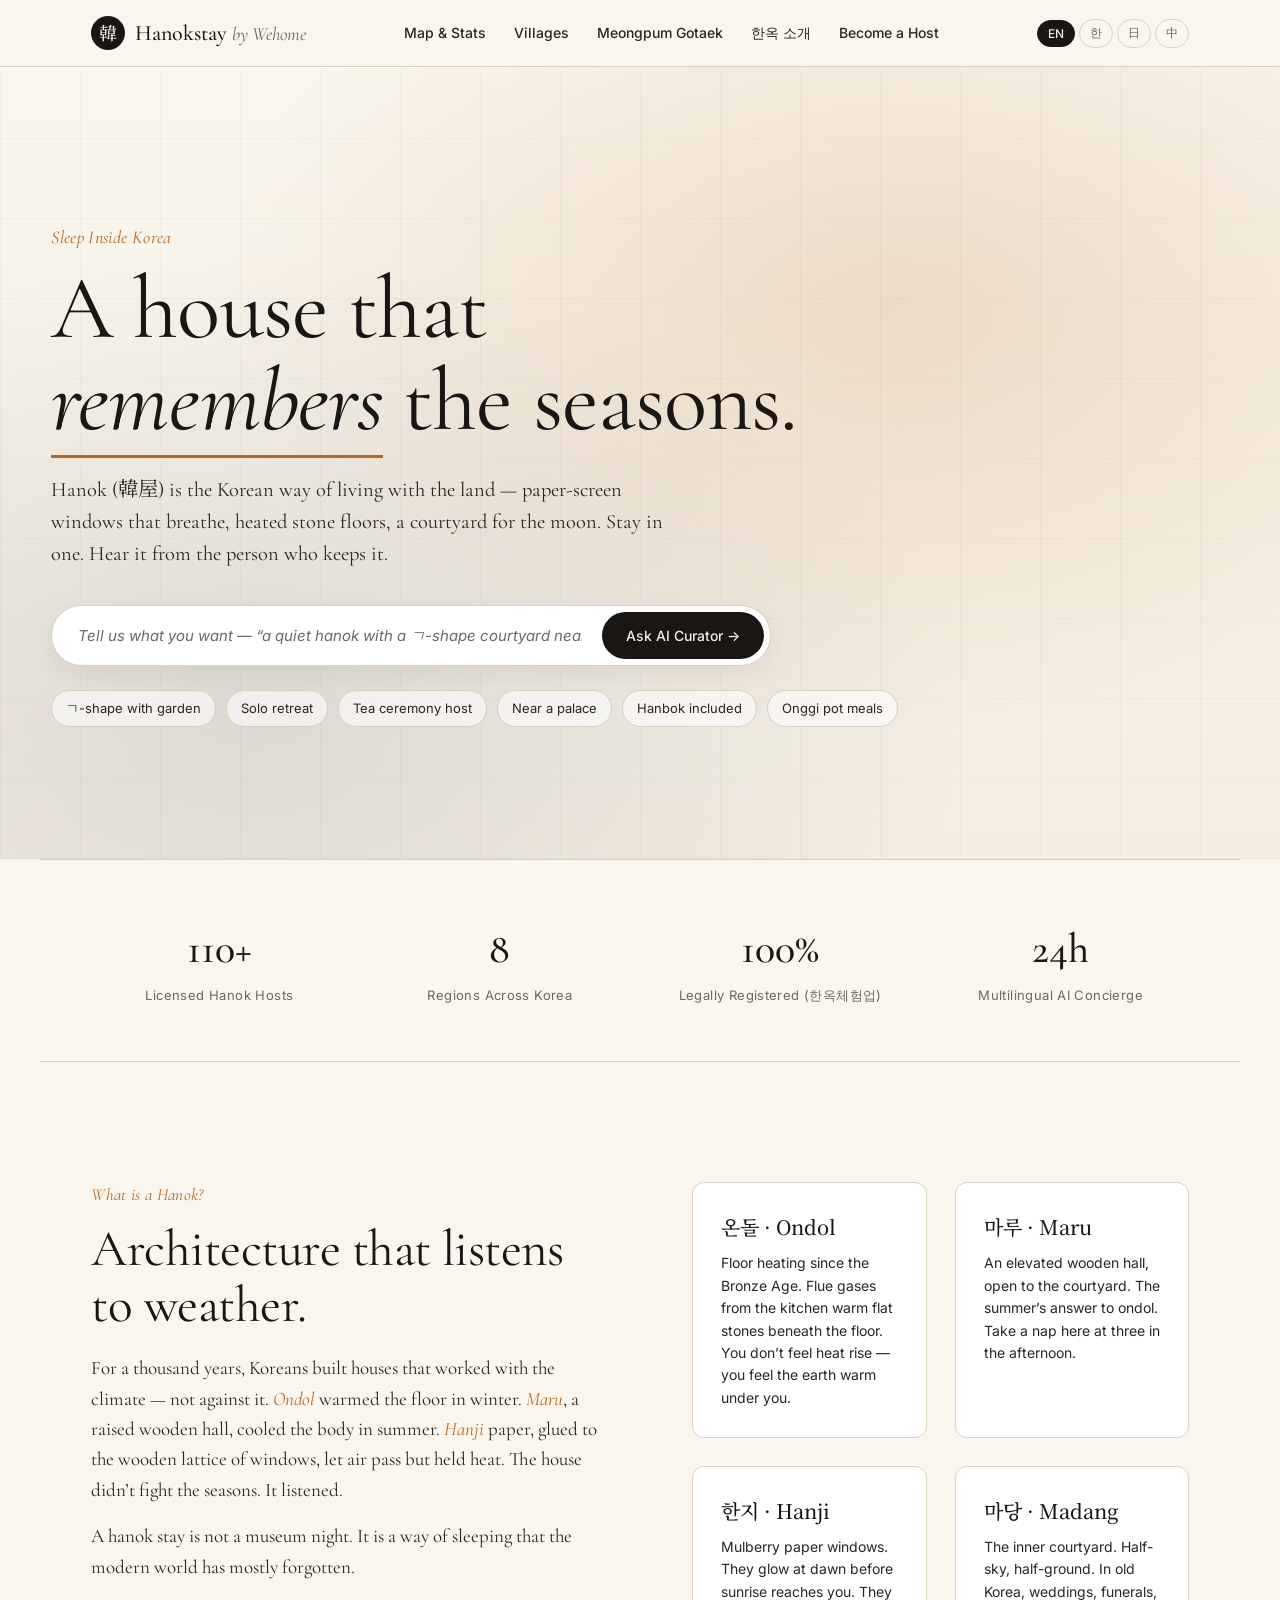
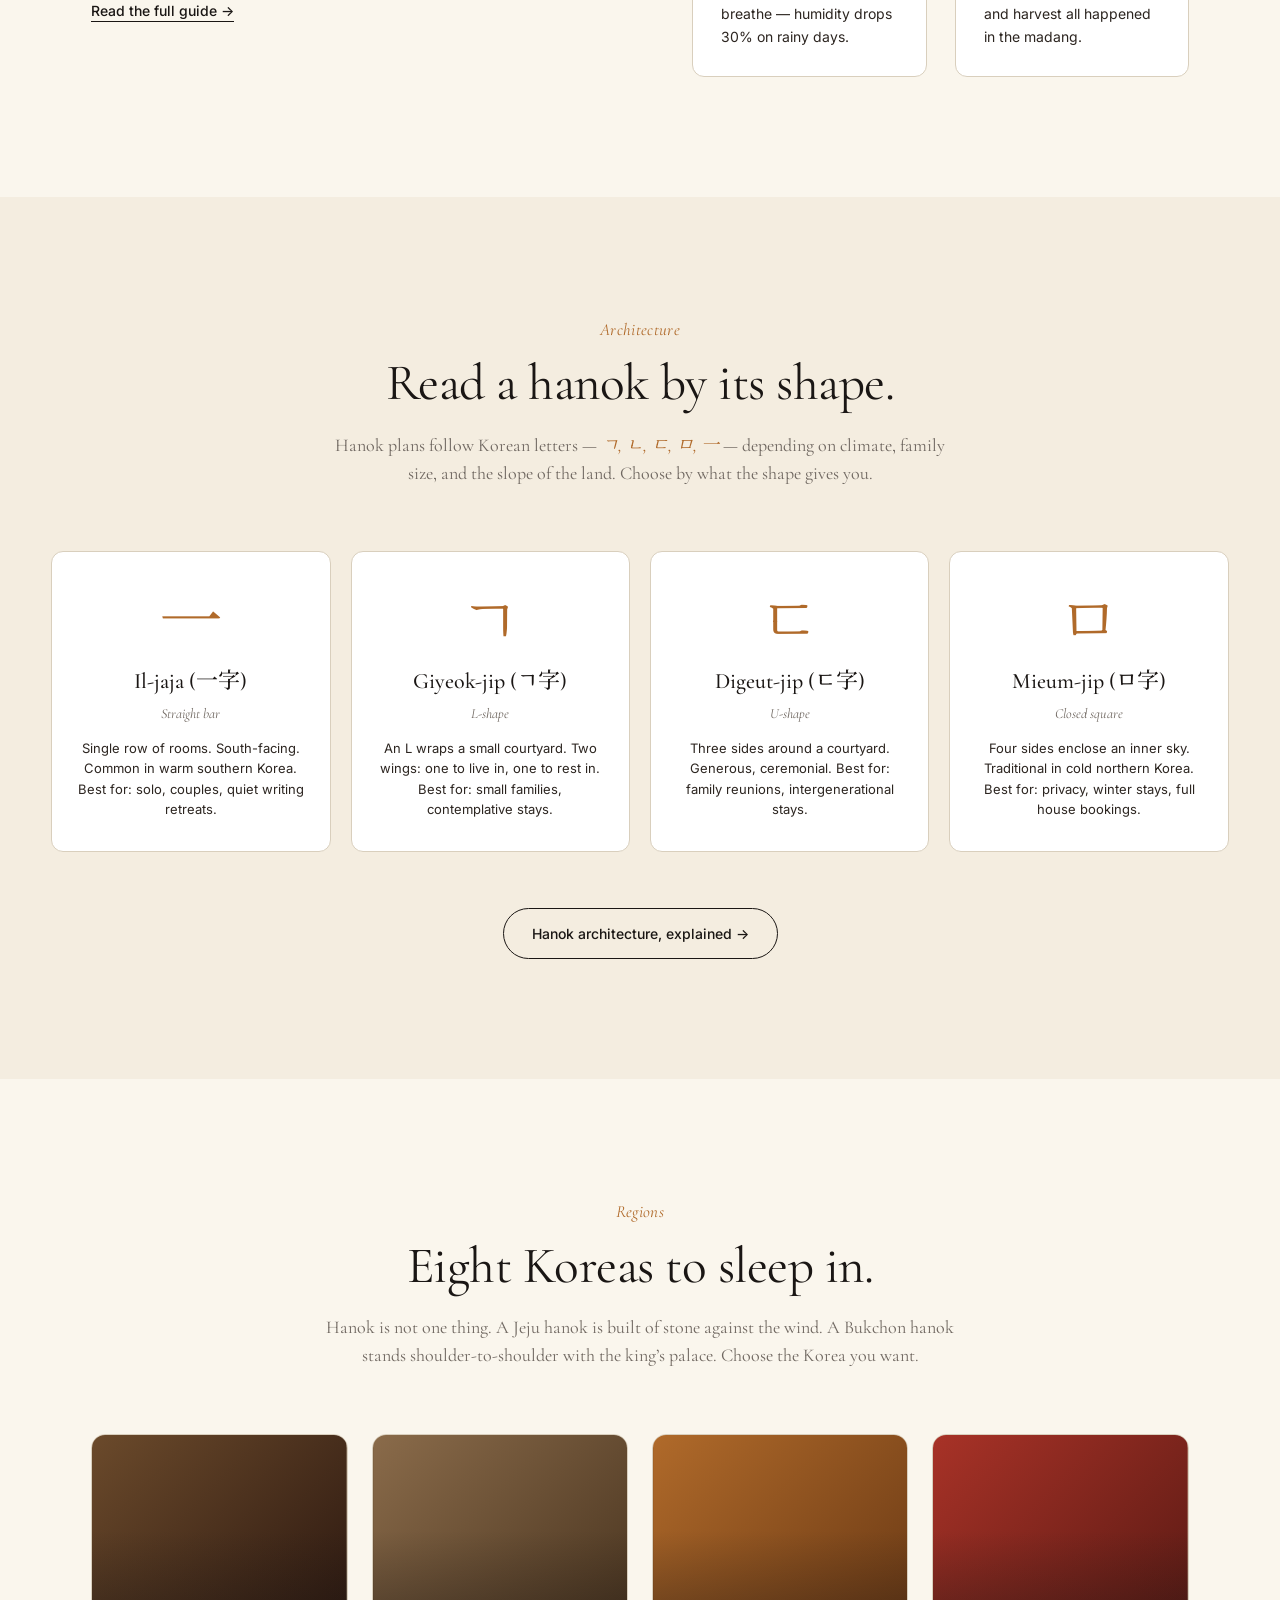
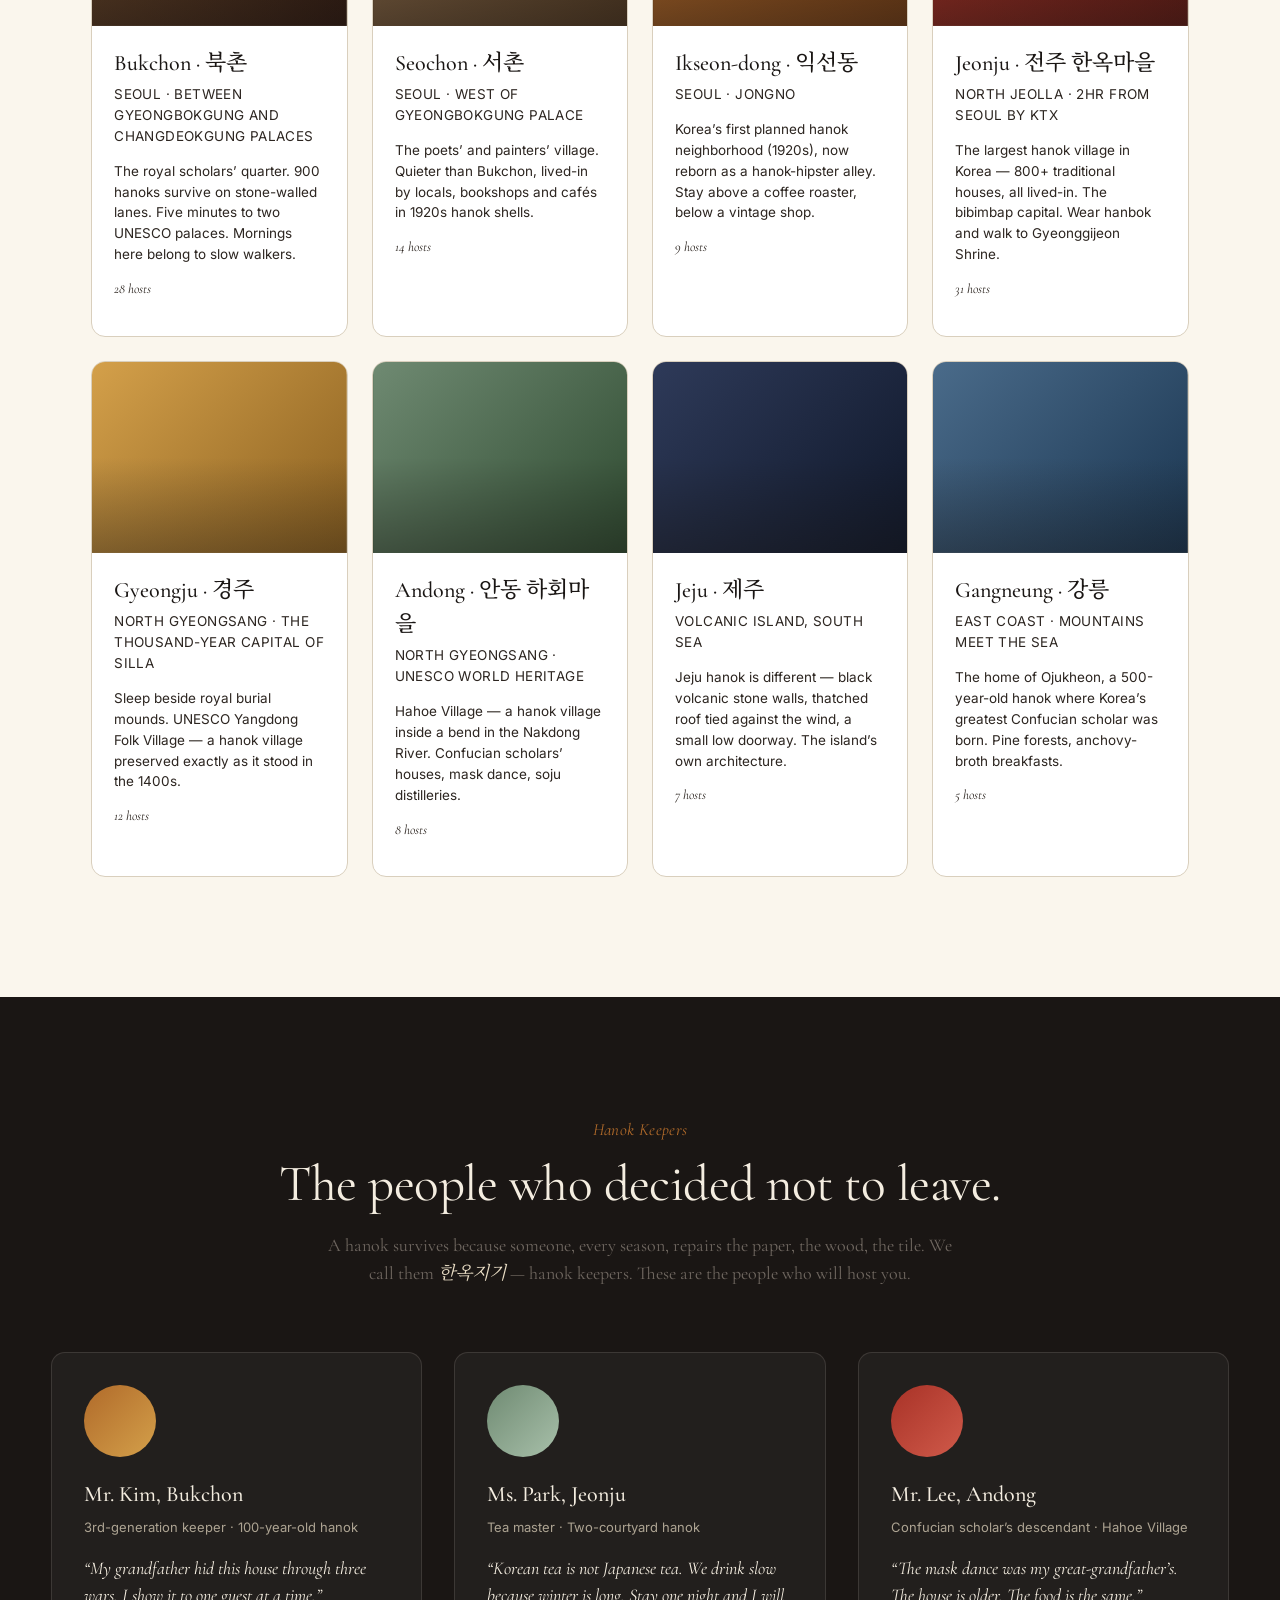
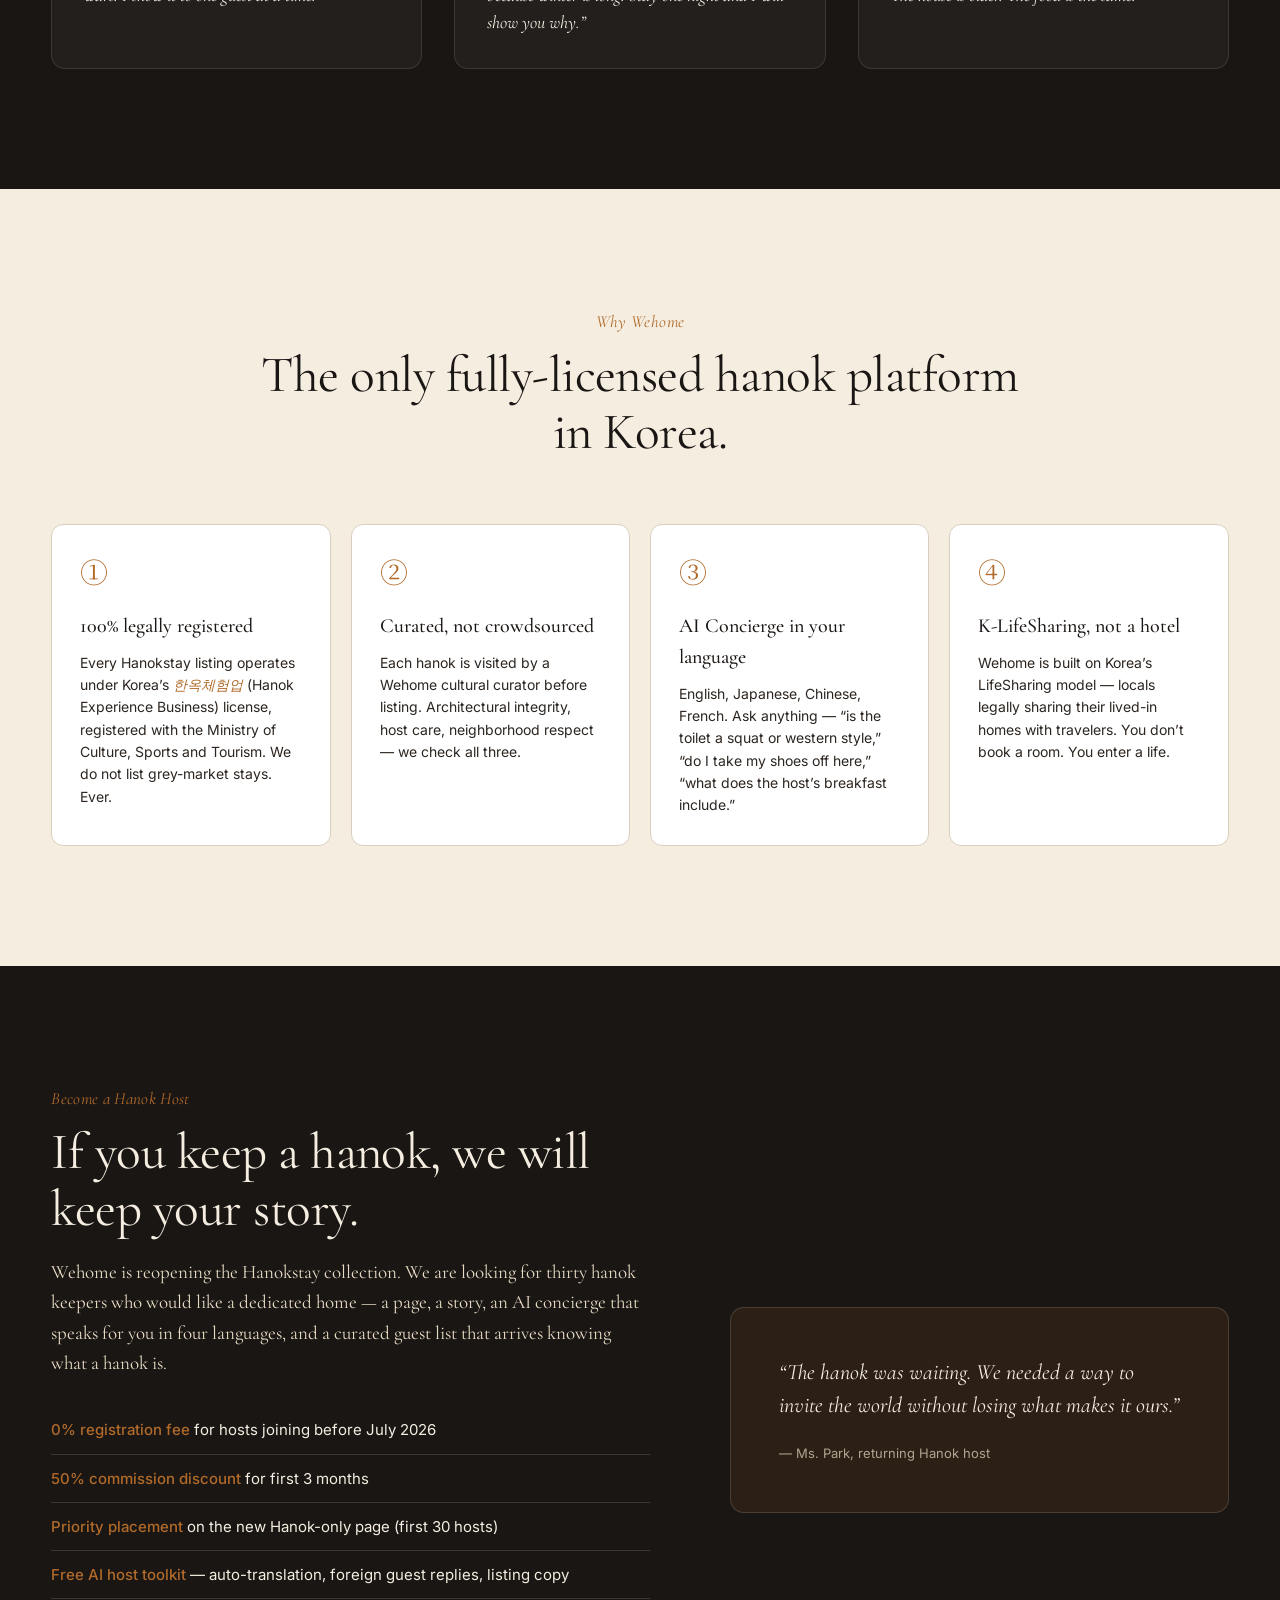
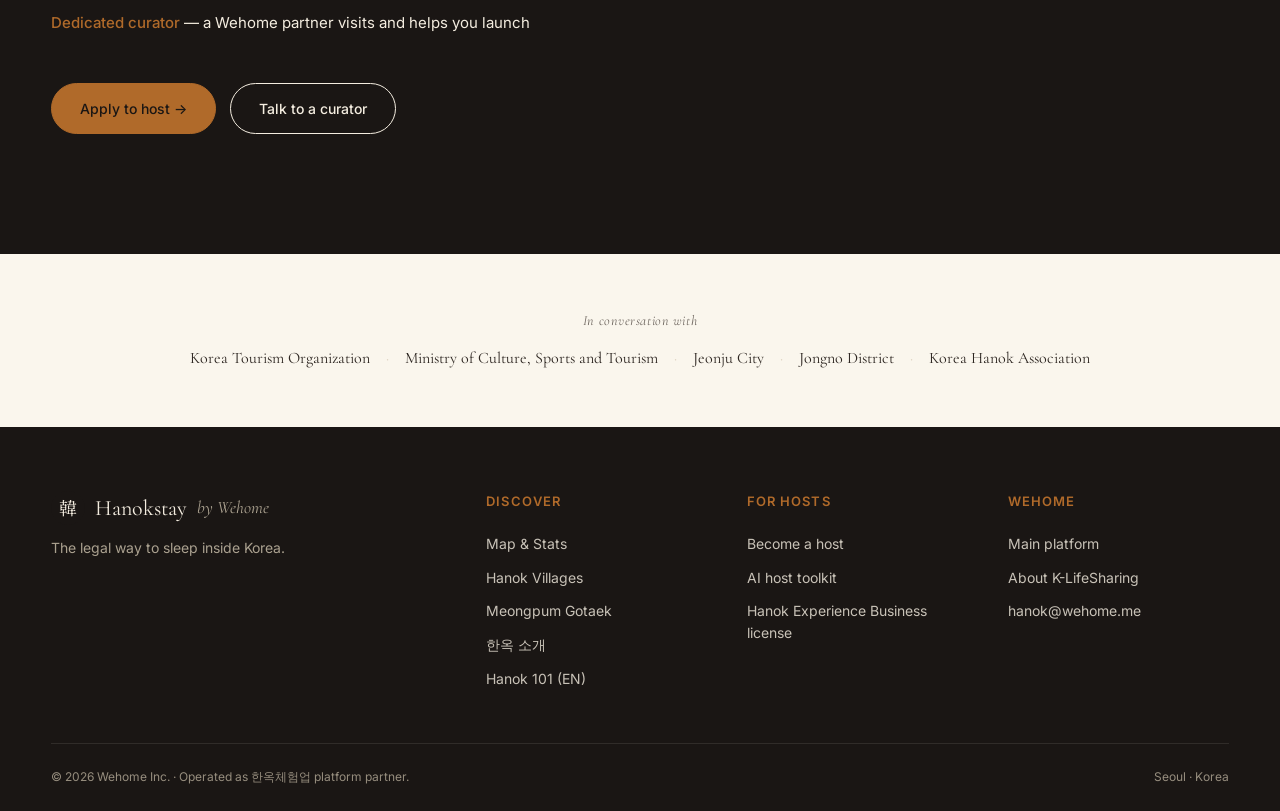
<file: index.html>
<!DOCTYPE html>
<html lang="en">
<head>
  <meta charset="UTF-8" />
  <meta name="viewport" content="width=device-width, initial-scale=1.0" />
  <title>Hanokstay by Wehome — Sleep Inside Korea</title>
  <meta name="description" content="Stay in a real Korean traditional house. Hanokstay by Wehome curates legally licensed hanok hosts across Bukchon, Jeonju, Gyeongju, Andong and beyond." />
  <meta property="og:title" content="Hanokstay by Wehome" />
  <meta property="og:description" content="Sleep inside Korea. Stay in a hanok with a Korean host who tells its story." />
  <meta property="og:type" content="website" />
  <link rel="preconnect" href="https://fonts.googleapis.com" />
  <link rel="preconnect" href="https://fonts.gstatic.com" crossorigin />
  <link href="https://fonts.googleapis.com/css2?family=Cormorant+Garamond:wght@300;400;500;600&family=Inter:wght@300;400;500;600&family=Noto+Serif+KR:wght@300;400;500;600&display=swap" rel="stylesheet" />
  <link rel="stylesheet" href="styles.css" />
</head>
<body>

<!-- ===================== TOP NAV ===================== -->
<header class="nav">
  <div class="nav__inner">
    <a class="nav__logo" href="/">
      <span class="nav__logo-mark">韓</span>
      <span class="nav__logo-text">Hanokstay <em>by Wehome</em></span>
    </a>
    <nav class="nav__links">
      <a href="map.html">Map &amp; Stats</a>
      <a href="villages.html">Villages</a>
      <a href="meongpum-gotaek.html">Meongpum Gotaek</a>
      <a href="hanok-intro.html">한옥 소개</a>
      <a href="#become-host">Become a Host</a>
    </nav>
    <div class="nav__lang">
      <button class="lang lang--active">EN</button>
      <button class="lang">한</button>
      <button class="lang">日</button>
      <button class="lang">中</button>
    </div>
  </div>
</header>

<!-- ===================== HERO ===================== -->
<section class="hero">
  <div class="hero__bg" aria-hidden="true"></div>
  <div class="hero__content">
    <p class="hero__eyebrow">Sleep Inside Korea</p>
    <h1 class="hero__title">
      A house that<br/>
      <em>remembers</em> the seasons.
    </h1>
    <p class="hero__sub">
      Hanok (韓屋) is the Korean way of living with the land — paper-screen windows that breathe, heated stone floors, a courtyard for the moon. Stay in one. Hear it from the person who keeps it.
    </p>
    <div class="hero__search">
      <input type="text" placeholder='Tell us what you want — &ldquo;a quiet hanok with a ㄱ-shape courtyard near Bukchon&rdquo;' />
      <button>Ask AI Curator →</button>
    </div>
    <div class="hero__chips">
      <span class="chip">ㄱ-shape with garden</span>
      <span class="chip">Solo retreat</span>
      <span class="chip">Tea ceremony host</span>
      <span class="chip">Near a palace</span>
      <span class="chip">Hanbok included</span>
      <span class="chip">Onggi pot meals</span>
    </div>
  </div>
</section>

<!-- ===================== STATS / TRUST STRIP ===================== -->
<section class="trust-strip">
  <div class="trust-strip__item"><strong>110+</strong><span>Licensed Hanok Hosts</span></div>
  <div class="trust-strip__item"><strong>8</strong><span>Regions Across Korea</span></div>
  <div class="trust-strip__item"><strong>100%</strong><span>Legally Registered (한옥체험업)</span></div>
  <div class="trust-strip__item"><strong>24h</strong><span>Multilingual AI Concierge</span></div>
</section>

<!-- ===================== WHAT IS HANOK ===================== -->
<section class="section" id="discover">
  <div class="section__grid">
    <div class="section__intro">
      <p class="kicker">What is a Hanok?</p>
      <h2>Architecture that listens to weather.</h2>
      <p class="lede">
        For a thousand years, Koreans built houses that worked with the climate — not against it. <em>Ondol</em> warmed the floor in winter. <em>Maru</em>, a raised wooden hall, cooled the body in summer. <em>Hanji</em> paper, glued to the wooden lattice of windows, let air pass but held heat. The house didn&rsquo;t fight the seasons. It listened.
      </p>
      <p class="lede">
        A hanok stay is not a museum night. It is a way of sleeping that the modern world has mostly forgotten.
      </p>
      <a href="content/hanok-guide-en.html" class="link-arrow">Read the full guide →</a>
    </div>
    <div class="section__features">
      <div class="feature">
        <h3>온돌 · Ondol</h3>
        <p>Floor heating since the Bronze Age. Flue gases from the kitchen warm flat stones beneath the floor. You don&rsquo;t feel heat rise — you feel the earth warm under you.</p>
      </div>
      <div class="feature">
        <h3>마루 · Maru</h3>
        <p>An elevated wooden hall, open to the courtyard. The summer&rsquo;s answer to ondol. Take a nap here at three in the afternoon.</p>
      </div>
      <div class="feature">
        <h3>한지 · Hanji</h3>
        <p>Mulberry paper windows. They glow at dawn before sunrise reaches you. They breathe — humidity drops 30% on rainy days.</p>
      </div>
      <div class="feature">
        <h3>마당 · Madang</h3>
        <p>The inner courtyard. Half-sky, half-ground. In old Korea, weddings, funerals, and harvest all happened in the madang.</p>
      </div>
    </div>
  </div>
</section>

<!-- ===================== ARCHITECTURE TYPOLOGY ===================== -->
<section class="section section--cream" id="architecture">
  <div class="section__head">
    <p class="kicker">Architecture</p>
    <h2>Read a hanok by its shape.</h2>
    <p class="lede-center">Hanok plans follow Korean letters — <em>ㄱ, ㄴ, ㄷ, ㅁ, 一</em> — depending on climate, family size, and the slope of the land. Choose by what the shape gives you.</p>
  </div>
  <div class="typology">
    <div class="typology__card">
      <div class="typology__shape">一</div>
      <h3>Il-jaja (一字)</h3>
      <p class="typology__sub">Straight bar</p>
      <p>Single row of rooms. South-facing. Common in warm southern Korea. Best for: solo, couples, quiet writing retreats.</p>
    </div>
    <div class="typology__card">
      <div class="typology__shape">ㄱ</div>
      <h3>Giyeok-jip (ㄱ字)</h3>
      <p class="typology__sub">L-shape</p>
      <p>An L wraps a small courtyard. Two wings: one to live in, one to rest in. Best for: small families, contemplative stays.</p>
    </div>
    <div class="typology__card">
      <div class="typology__shape">ㄷ</div>
      <h3>Digeut-jip (ㄷ字)</h3>
      <p class="typology__sub">U-shape</p>
      <p>Three sides around a courtyard. Generous, ceremonial. Best for: family reunions, intergenerational stays.</p>
    </div>
    <div class="typology__card">
      <div class="typology__shape">ㅁ</div>
      <h3>Mieum-jip (ㅁ字)</h3>
      <p class="typology__sub">Closed square</p>
      <p>Four sides enclose an inner sky. Traditional in cold northern Korea. Best for: privacy, winter stays, full house bookings.</p>
    </div>
  </div>
  <div class="section__cta">
    <a href="content/architecture-en.html" class="btn btn--ghost">Hanok architecture, explained →</a>
  </div>
</section>

<!-- ===================== REGIONS ===================== -->
<section class="section" id="regions">
  <div class="section__head">
    <p class="kicker">Regions</p>
    <h2>Eight Koreas to sleep in.</h2>
    <p class="lede-center">Hanok is not one thing. A Jeju hanok is built of stone against the wind. A Bukchon hanok stands shoulder-to-shoulder with the king&rsquo;s palace. Choose the Korea you want.</p>
  </div>

  <div class="regions">
    <article class="region">
      <div class="region__img region__img--bukchon"></div>
      <div class="region__body">
        <h3>Bukchon · 북촌</h3>
        <p class="region__where">Seoul · Between Gyeongbokgung and Changdeokgung Palaces</p>
        <p>The royal scholars&rsquo; quarter. 900 hanoks survive on stone-walled lanes. Five minutes to two UNESCO palaces. Mornings here belong to slow walkers.</p>
        <p class="region__count">28 hosts</p>
      </div>
    </article>

    <article class="region">
      <div class="region__img region__img--seochon"></div>
      <div class="region__body">
        <h3>Seochon · 서촌</h3>
        <p class="region__where">Seoul · West of Gyeongbokgung Palace</p>
        <p>The poets&rsquo; and painters&rsquo; village. Quieter than Bukchon, lived-in by locals, bookshops and cafés in 1920s hanok shells.</p>
        <p class="region__count">14 hosts</p>
      </div>
    </article>

    <article class="region">
      <div class="region__img region__img--ikseon"></div>
      <div class="region__body">
        <h3>Ikseon-dong · 익선동</h3>
        <p class="region__where">Seoul · Jongno</p>
        <p>Korea&rsquo;s first planned hanok neighborhood (1920s), now reborn as a hanok-hipster alley. Stay above a coffee roaster, below a vintage shop.</p>
        <p class="region__count">9 hosts</p>
      </div>
    </article>

    <article class="region">
      <div class="region__img region__img--jeonju"></div>
      <div class="region__body">
        <h3>Jeonju · 전주 한옥마을</h3>
        <p class="region__where">North Jeolla · 2hr from Seoul by KTX</p>
        <p>The largest hanok village in Korea — 800+ traditional houses, all lived-in. The bibimbap capital. Wear hanbok and walk to Gyeonggijeon Shrine.</p>
        <p class="region__count">31 hosts</p>
      </div>
    </article>

    <article class="region">
      <div class="region__img region__img--gyeongju"></div>
      <div class="region__body">
        <h3>Gyeongju · 경주</h3>
        <p class="region__where">North Gyeongsang · The thousand-year capital of Silla</p>
        <p>Sleep beside royal burial mounds. UNESCO Yangdong Folk Village — a hanok village preserved exactly as it stood in the 1400s.</p>
        <p class="region__count">12 hosts</p>
      </div>
    </article>

    <article class="region">
      <div class="region__img region__img--andong"></div>
      <div class="region__body">
        <h3>Andong · 안동 하회마을</h3>
        <p class="region__where">North Gyeongsang · UNESCO World Heritage</p>
        <p>Hahoe Village — a hanok village inside a bend in the Nakdong River. Confucian scholars&rsquo; houses, mask dance, soju distilleries.</p>
        <p class="region__count">8 hosts</p>
      </div>
    </article>

    <article class="region">
      <div class="region__img region__img--jeju"></div>
      <div class="region__body">
        <h3>Jeju · 제주</h3>
        <p class="region__where">Volcanic Island, South Sea</p>
        <p>Jeju hanok is different — black volcanic stone walls, thatched roof tied against the wind, a small low doorway. The island&rsquo;s own architecture.</p>
        <p class="region__count">7 hosts</p>
      </div>
    </article>

    <article class="region">
      <div class="region__img region__img--gangneung"></div>
      <div class="region__body">
        <h3>Gangneung · 강릉</h3>
        <p class="region__where">East Coast · Mountains meet the sea</p>
        <p>The home of Ojukheon, a 500-year-old hanok where Korea&rsquo;s greatest Confucian scholar was born. Pine forests, anchovy-broth breakfasts.</p>
        <p class="region__count">5 hosts</p>
      </div>
    </article>
  </div>
</section>

<!-- ===================== HOST STORIES ===================== -->
<section class="section section--ink" id="hosts">
  <div class="section__head section__head--light">
    <p class="kicker">Hanok Keepers</p>
    <h2>The people who decided not to leave.</h2>
    <p class="lede-center">A hanok survives because someone, every season, repairs the paper, the wood, the tile. We call them <em>한옥지기</em> — hanok keepers. These are the people who will host you.</p>
  </div>

  <div class="hosts">
    <article class="host">
      <div class="host__portrait host__portrait--1"></div>
      <h3>Mr. Kim, Bukchon</h3>
      <p class="host__meta">3rd-generation keeper · 100-year-old hanok</p>
      <blockquote>&ldquo;My grandfather hid this house through three wars. I show it to one guest at a time.&rdquo;</blockquote>
    </article>
    <article class="host">
      <div class="host__portrait host__portrait--2"></div>
      <h3>Ms. Park, Jeonju</h3>
      <p class="host__meta">Tea master · Two-courtyard hanok</p>
      <blockquote>&ldquo;Korean tea is not Japanese tea. We drink slow because winter is long. Stay one night and I will show you why.&rdquo;</blockquote>
    </article>
    <article class="host">
      <div class="host__portrait host__portrait--3"></div>
      <h3>Mr. Lee, Andong</h3>
      <p class="host__meta">Confucian scholar&rsquo;s descendant · Hahoe Village</p>
      <blockquote>&ldquo;The mask dance was my great-grandfather&rsquo;s. The house is older. The food is the same.&rdquo;</blockquote>
    </article>
  </div>
</section>

<!-- ===================== TRUST / WHY WEHOME ===================== -->
<section class="section section--cream" id="trust">
  <div class="section__head">
    <p class="kicker">Why Wehome</p>
    <h2>The only fully-licensed hanok platform in Korea.</h2>
  </div>
  <div class="trust">
    <div class="trust__card">
      <div class="trust__icon">①</div>
      <h3>100% legally registered</h3>
      <p>Every Hanokstay listing operates under Korea&rsquo;s <em>한옥체험업</em> (Hanok Experience Business) license, registered with the Ministry of Culture, Sports and Tourism. We do not list grey-market stays. Ever.</p>
    </div>
    <div class="trust__card">
      <div class="trust__icon">②</div>
      <h3>Curated, not crowdsourced</h3>
      <p>Each hanok is visited by a Wehome cultural curator before listing. Architectural integrity, host care, neighborhood respect — we check all three.</p>
    </div>
    <div class="trust__card">
      <div class="trust__icon">③</div>
      <h3>AI Concierge in your language</h3>
      <p>English, Japanese, Chinese, French. Ask anything — &ldquo;is the toilet a squat or western style,&rdquo; &ldquo;do I take my shoes off here,&rdquo; &ldquo;what does the host&rsquo;s breakfast include.&rdquo;</p>
    </div>
    <div class="trust__card">
      <div class="trust__icon">④</div>
      <h3>K-LifeSharing, not a hotel</h3>
      <p>Wehome is built on Korea&rsquo;s LifeSharing model — locals legally sharing their lived-in homes with travelers. You don&rsquo;t book a room. You enter a life.</p>
    </div>
  </div>
</section>

<!-- ===================== HOST RECRUITMENT ===================== -->
<section class="section section--recruit" id="become-host">
  <div class="recruit">
    <div class="recruit__text">
      <p class="kicker">Become a Hanok Host</p>
      <h2>If you keep a hanok, we will keep your story.</h2>
      <p class="lede">Wehome is reopening the Hanokstay collection. We are looking for thirty hanok keepers who would like a dedicated home — a page, a story, an AI concierge that speaks for you in four languages, and a curated guest list that arrives knowing what a hanok is.</p>
      <ul class="recruit__perks">
        <li><strong>0% registration fee</strong> for hosts joining before July 2026</li>
        <li><strong>50% commission discount</strong> for first 3 months</li>
        <li><strong>Priority placement</strong> on the new Hanok-only page (first 30 hosts)</li>
        <li><strong>Free AI host toolkit</strong> — auto-translation, foreign guest replies, listing copy</li>
        <li><strong>Dedicated curator</strong> — a Wehome partner visits and helps you launch</li>
      </ul>
      <div class="recruit__cta">
        <a href="#" class="btn btn--primary">Apply to host →</a>
        <a href="tel:+8210" class="btn btn--ghost">Talk to a curator</a>
      </div>
    </div>
    <div class="recruit__visual">
      <div class="recruit__quote">
        <p>&ldquo;The hanok was waiting. We needed a way to invite the world without losing what makes it ours.&rdquo;</p>
        <cite>— Ms. Park, returning Hanok host</cite>
      </div>
    </div>
  </div>
</section>

<!-- ===================== KTO / PARTNERS ===================== -->
<section class="section partners">
  <p class="partners__label">In conversation with</p>
  <div class="partners__row">
    <span>Korea Tourism Organization</span>
    <span>·</span>
    <span>Ministry of Culture, Sports and Tourism</span>
    <span>·</span>
    <span>Jeonju City</span>
    <span>·</span>
    <span>Jongno District</span>
    <span>·</span>
    <span>Korea Hanok Association</span>
  </div>
</section>

<!-- ===================== FOOTER ===================== -->
<footer class="footer">
  <div class="footer__inner">
    <div class="footer__brand">
      <div class="footer__logo"><span class="nav__logo-mark">韓</span> Hanokstay <em>by Wehome</em></div>
      <p>The legal way to sleep inside Korea.</p>
    </div>
    <div class="footer__cols">
      <div>
        <h4>Discover</h4>
        <a href="map.html">Map &amp; Stats</a>
        <a href="villages.html">Hanok Villages</a>
        <a href="meongpum-gotaek.html">Meongpum Gotaek</a>
        <a href="hanok-intro.html">한옥 소개</a>
        <a href="content/hanok-guide-en.html">Hanok 101 (EN)</a>
      </div>
      <div>
        <h4>For Hosts</h4>
        <a href="#become-host">Become a host</a>
        <a href="docs/host-toolkit.html">AI host toolkit</a>
        <a href="docs/legal.html">Hanok Experience Business license</a>
      </div>
      <div>
        <h4>Wehome</h4>
        <a href="https://wehome.me">Main platform</a>
        <a href="docs/about.html">About K-LifeSharing</a>
        <a href="mailto:hanok@wehome.me">hanok@wehome.me</a>
      </div>
    </div>
  </div>
  <div class="footer__bottom">
    <span>© 2026 Wehome Inc. · Operated as 한옥체험업 platform partner.</span>
    <span>Seoul · Korea</span>
  </div>
</footer>

<script src="script.js"></script>
</body>
</html>
</file>
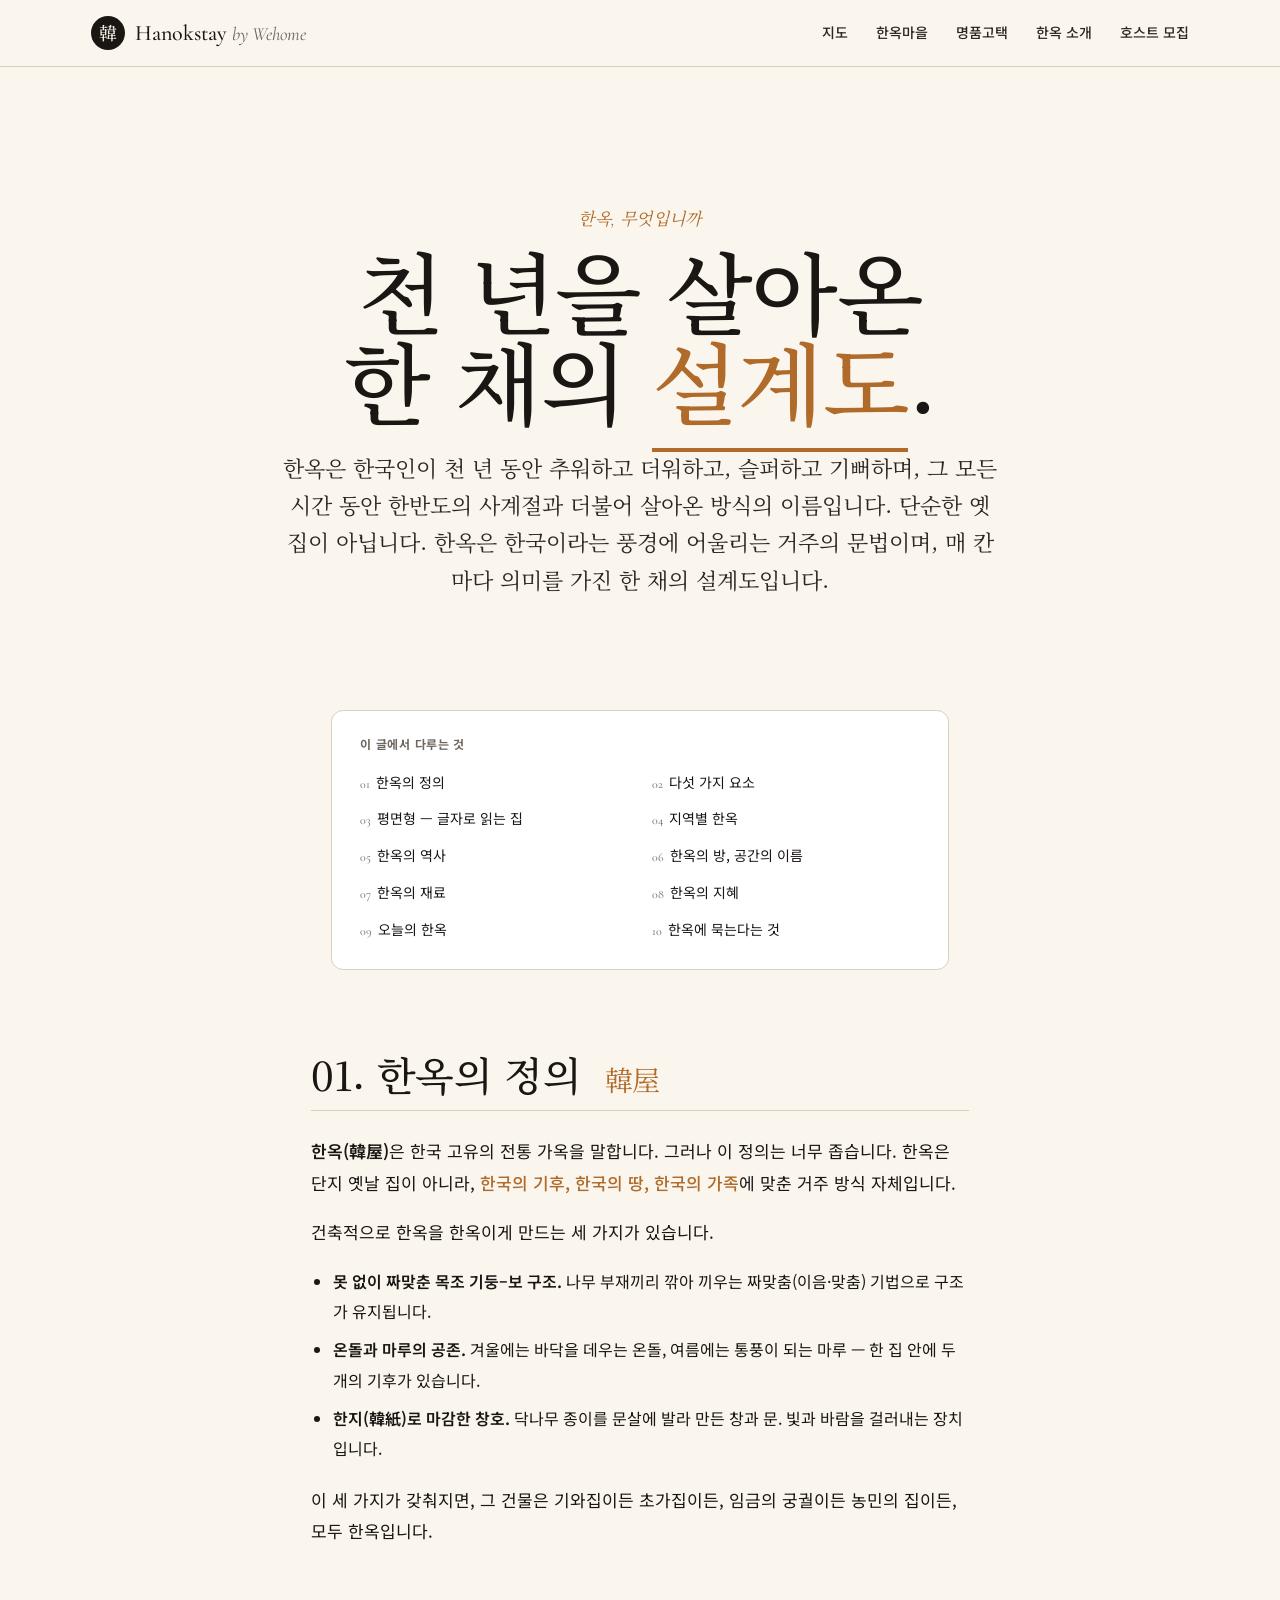
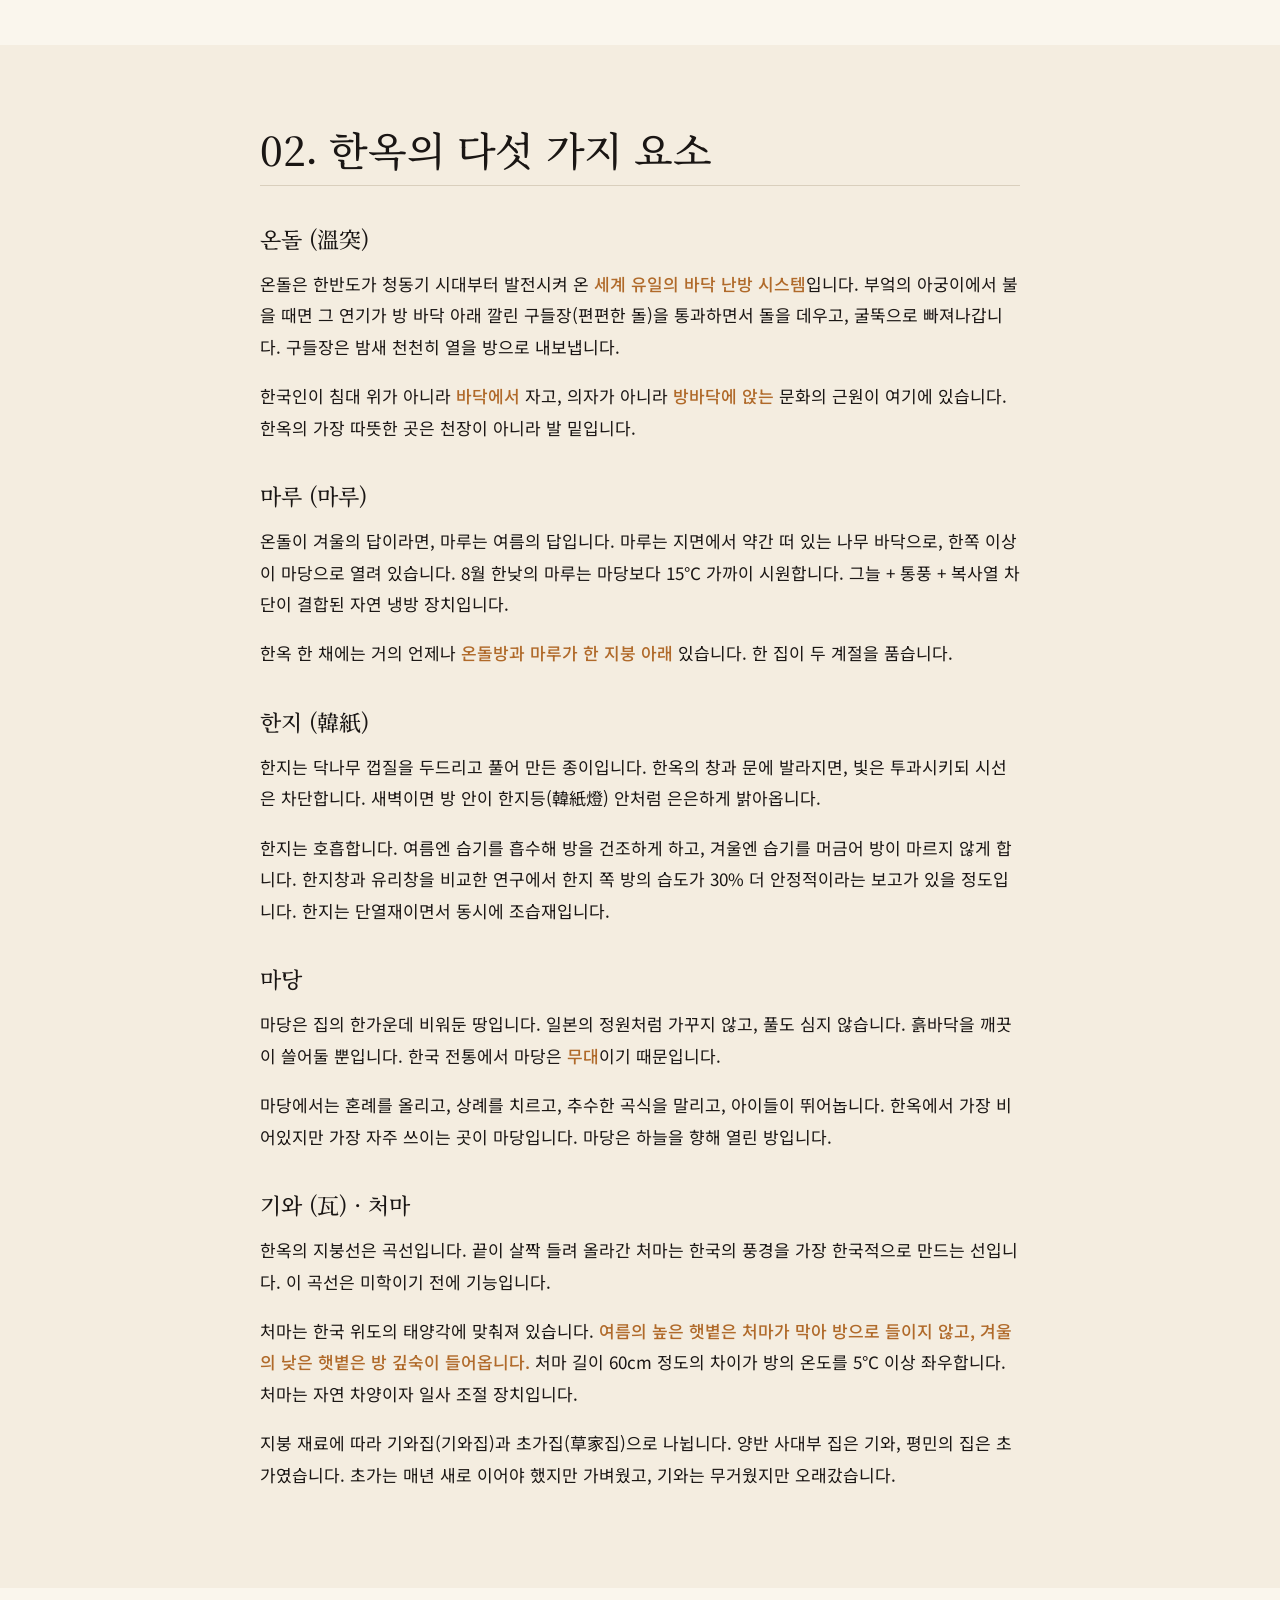
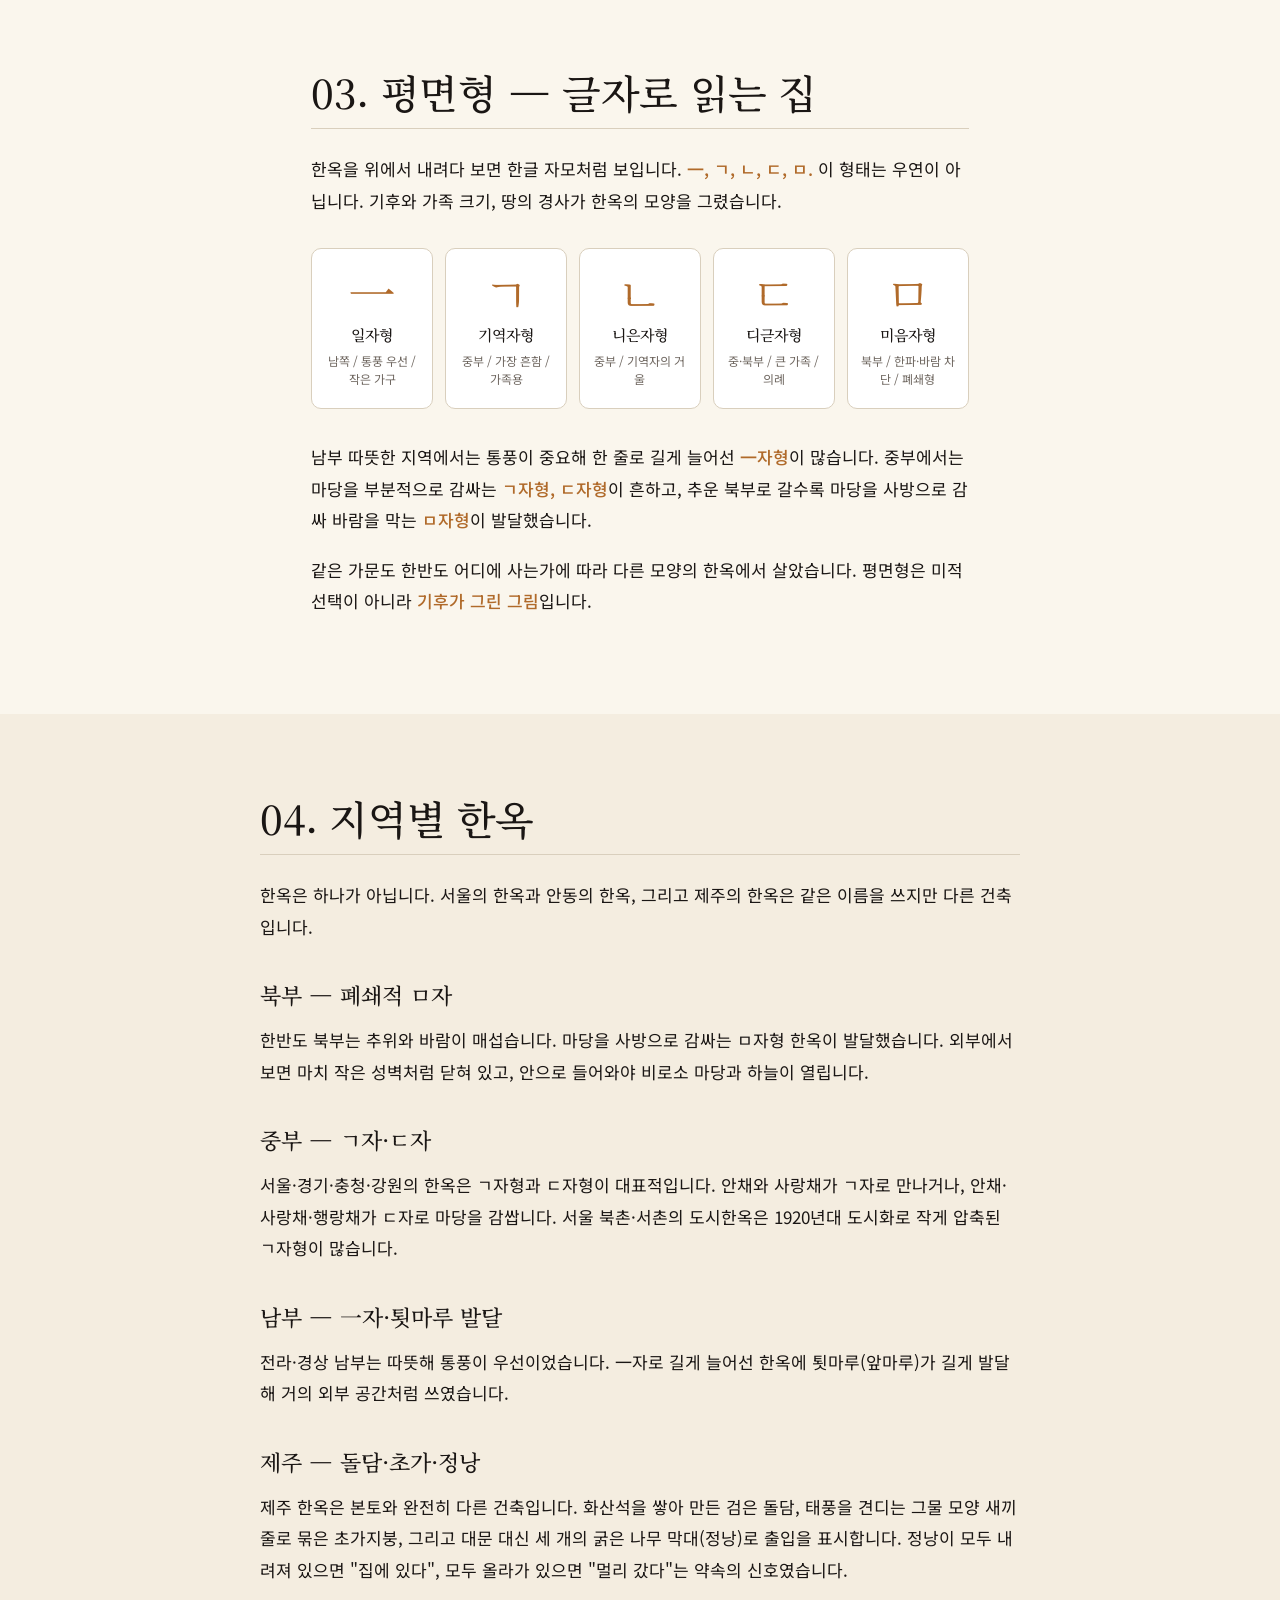
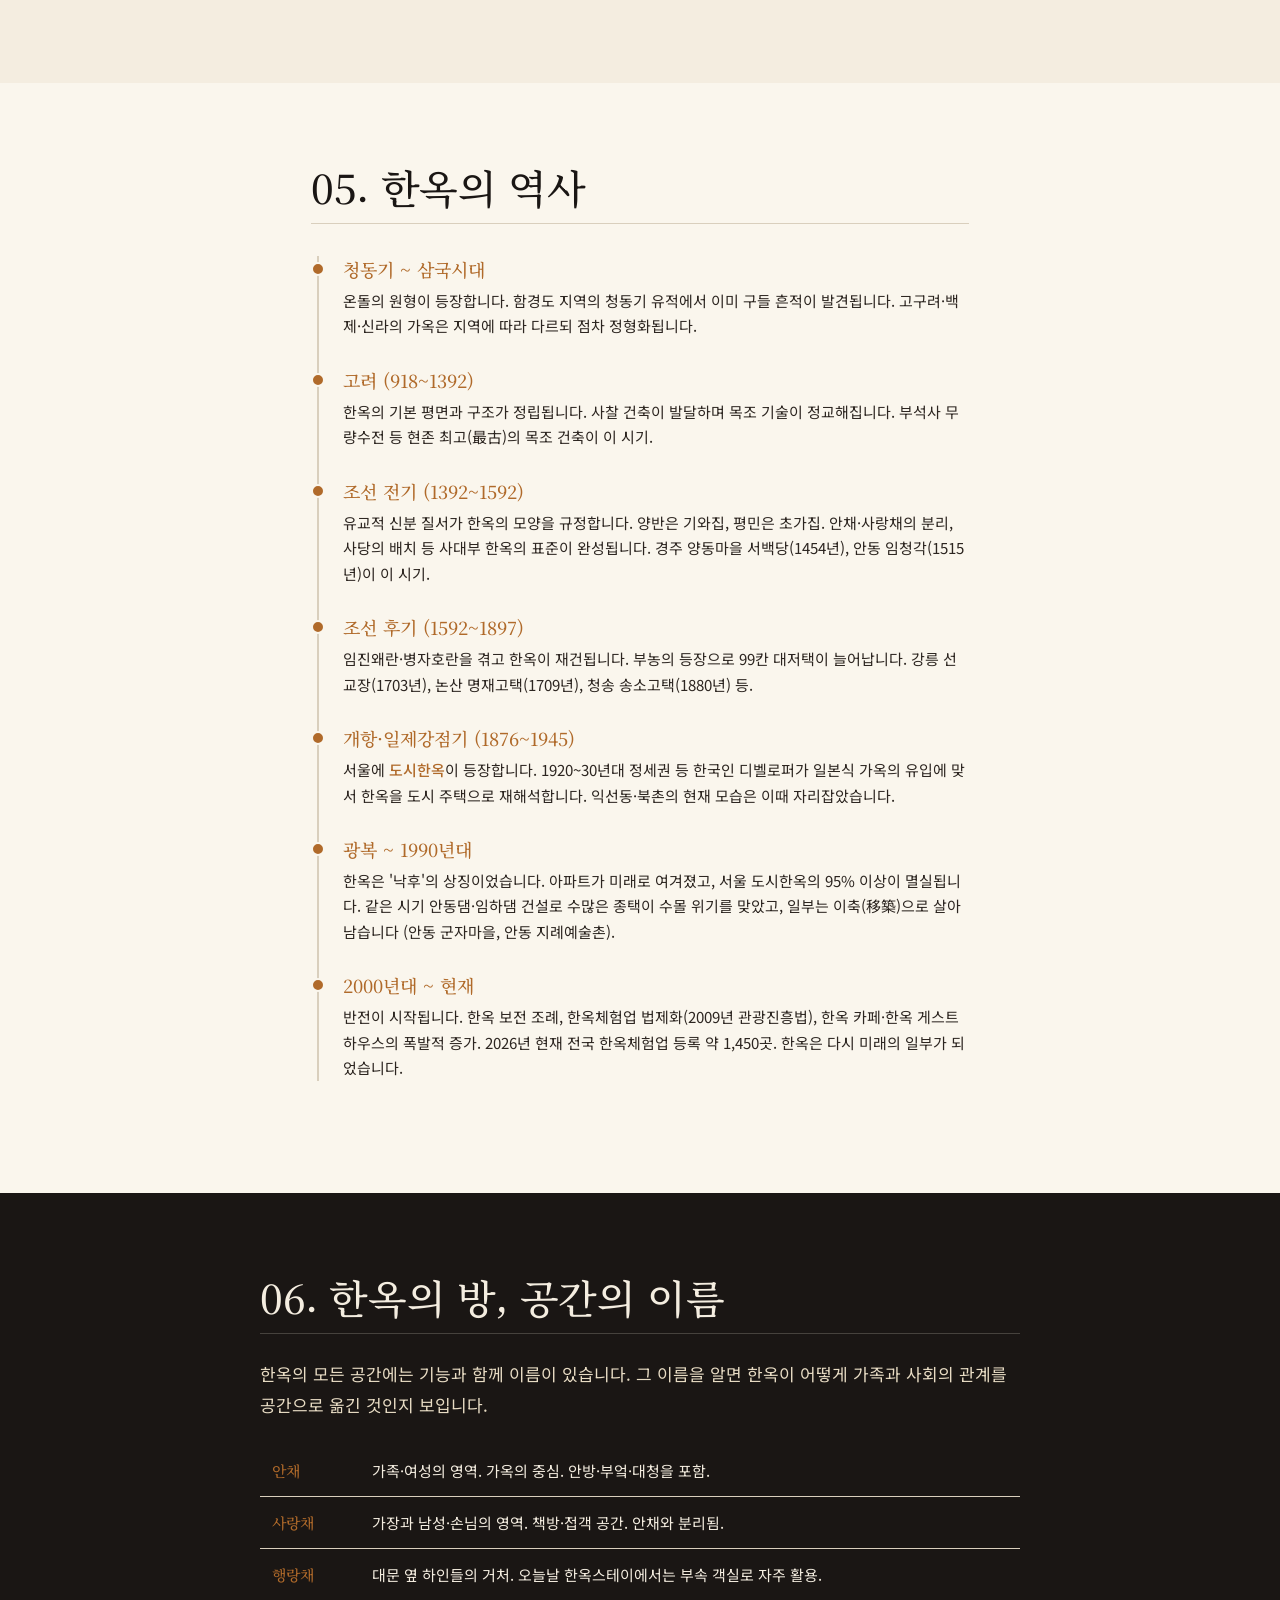
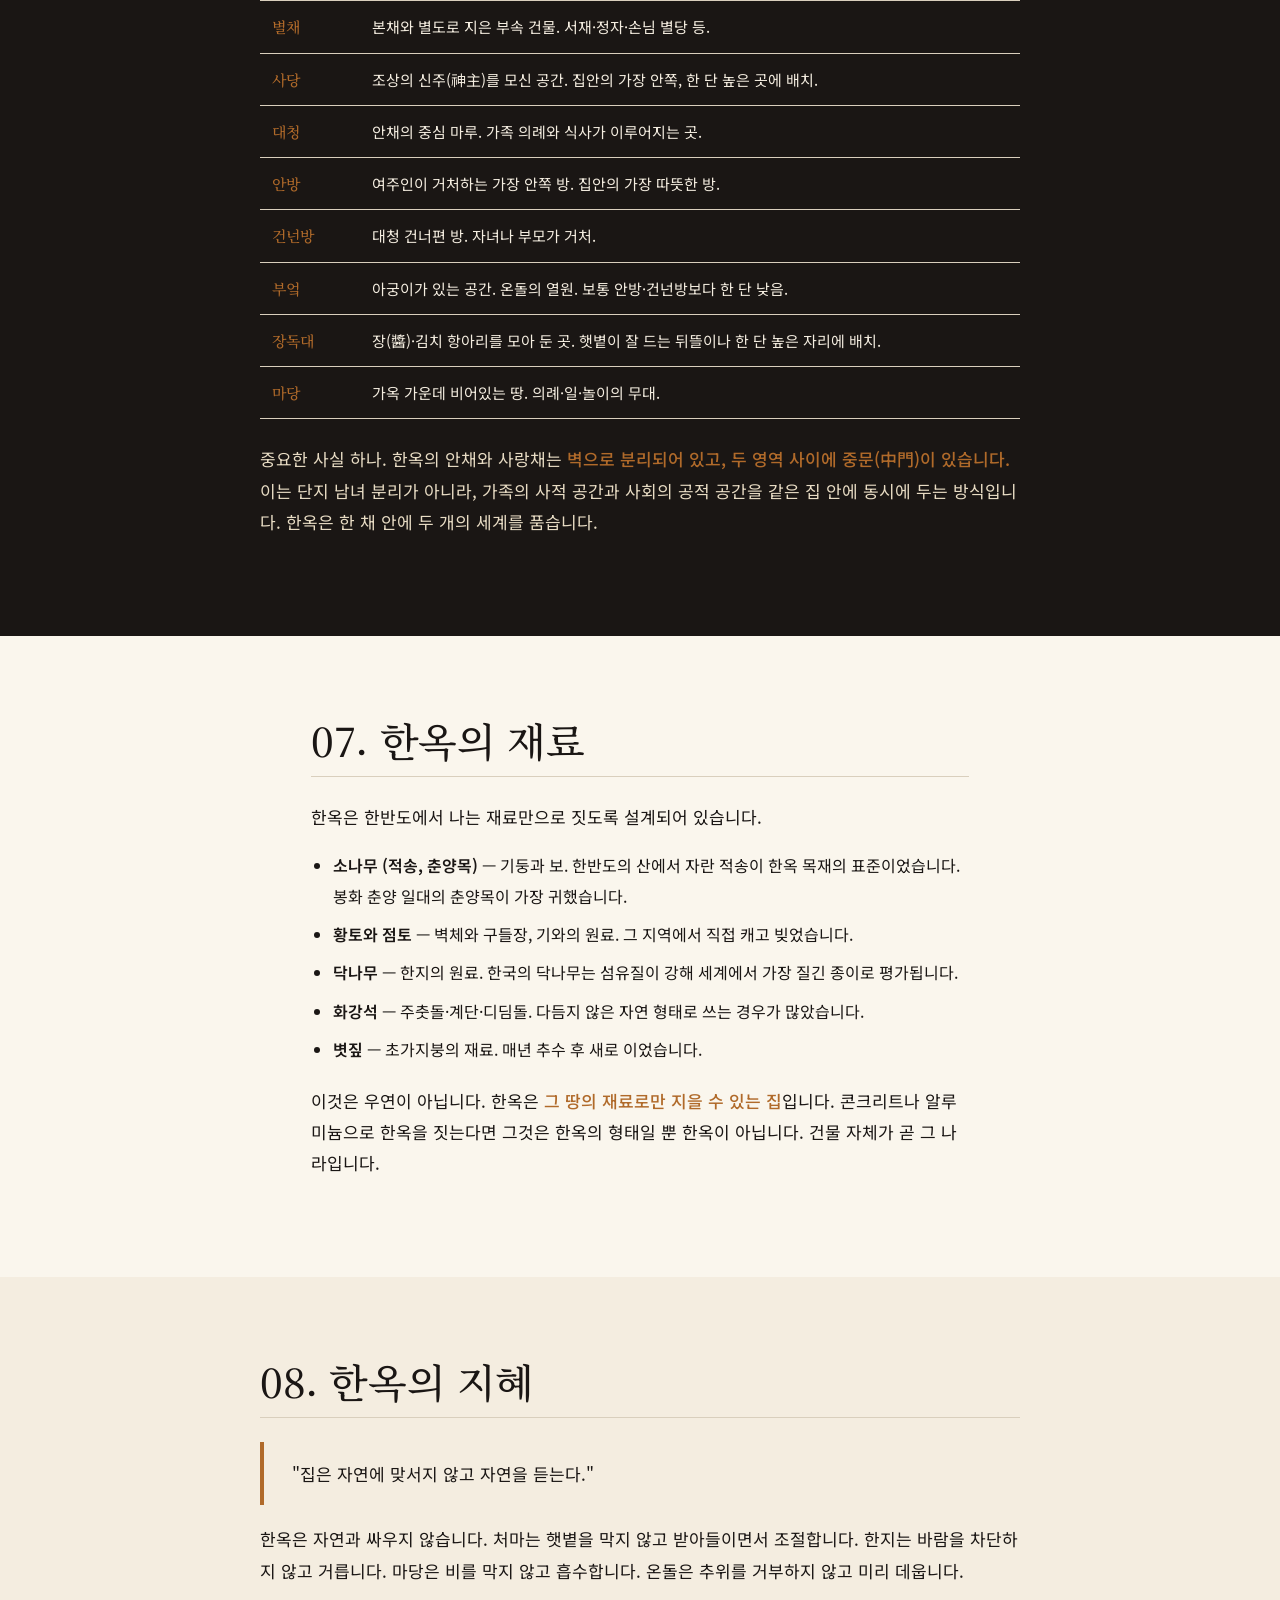
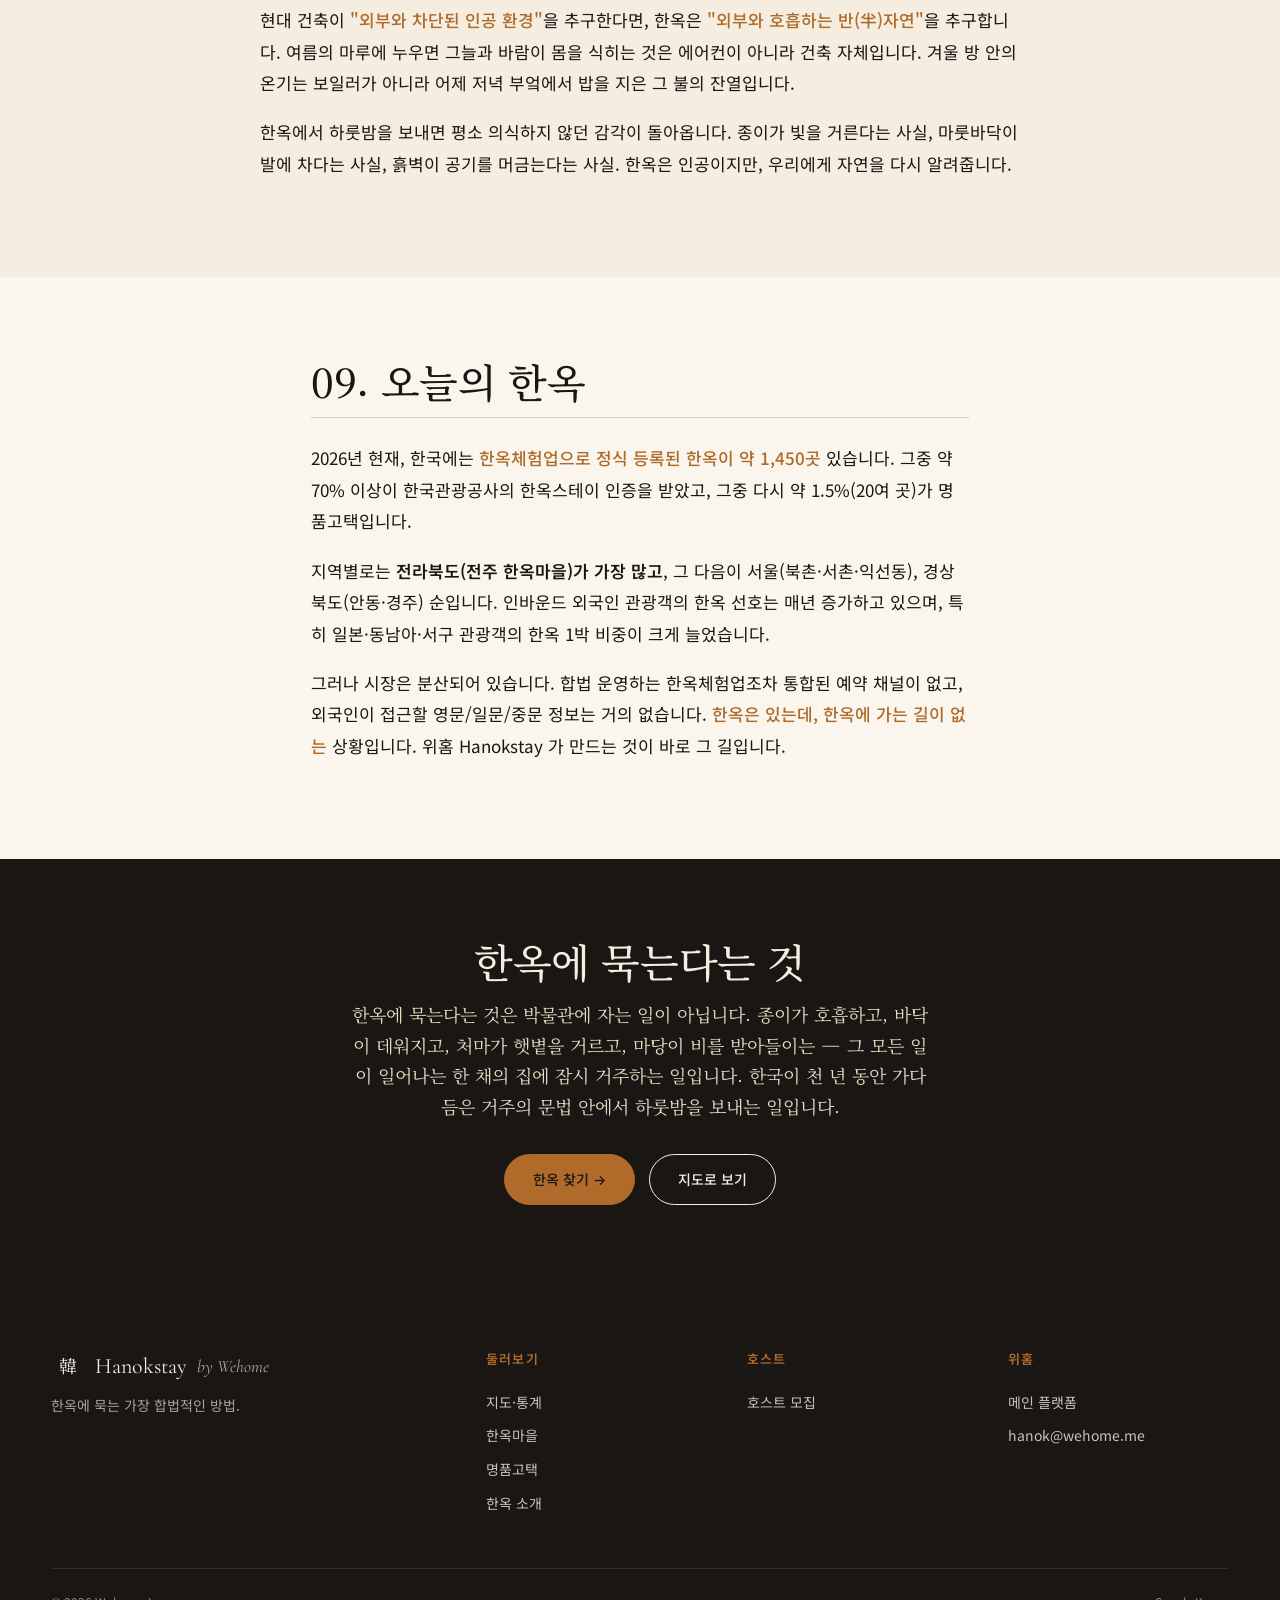
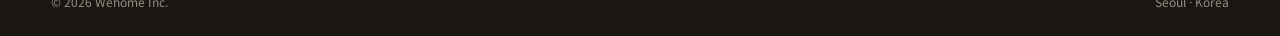
<file: hanok-intro.html>
<!DOCTYPE html>
<html lang="ko">
<head>
  <meta charset="UTF-8" />
  <meta name="viewport" content="width=device-width, initial-scale=1.0" />
  <title>한옥, 무엇입니까 — 한옥 소개 | Hanokstay by Wehome</title>
  <meta name="description" content="한옥의 정의, 구조, 평면, 지역적 차이, 역사 — 한국 전통 가옥 한옥에 대한 한국어 종합 안내." />
  <link href="https://fonts.googleapis.com/css2?family=Cormorant+Garamond:wght@300;400;500;600&family=Inter:wght@300;400;500;600&family=Noto+Serif+KR:wght@300;400;500;600&family=Noto+Sans+KR:wght@300;400;500;600;700&display=swap" rel="stylesheet" />
  <link rel="stylesheet" href="styles.css" />
  <style>
    body{background: var(--cream); font-family: 'Noto Sans KR', var(--sans);}

    .intro-hero{
      padding: 140px var(--pad) 80px;
      max-width: 980px; margin: 0 auto;
      text-align: center;
    }
    .intro-hero h1{
      font-family: 'Noto Serif KR', var(--serif-kr);
      font-weight: 500;
      font-size: clamp(48px, 7vw, 96px);
      line-height: 1;
      margin: 0 0 24px;
      letter-spacing: -.02em;
    }
    .intro-hero h1 em{font-style: normal; color: var(--ochre); border-bottom: 4px solid var(--ochre); padding-bottom: 4px;}
    .intro-hero .lede{
      font-family: 'Noto Serif KR', serif;
      font-size: 22px; line-height: 1.7; color: var(--ink-soft);
      max-width: 720px; margin: 0 auto;
    }

    .toc-wrap{max-width: 720px; margin: 32px auto 0; padding: 0 var(--pad);}
    .intro-toc{
      background: var(--paper); border: 1px solid var(--line);
      border-radius: 12px; padding: 24px 28px;
      display: grid; grid-template-columns: repeat(2, 1fr); gap: 6px 24px;
    }
    @media (max-width: 560px){.intro-toc{grid-template-columns: 1fr;}}
    .intro-toc h4{grid-column: 1 / -1; margin: 0 0 8px; font-size: 12px; letter-spacing: .06em; color: var(--muted); text-transform: uppercase;}
    .intro-toc a{color: var(--ink); font-size: 14px; padding: 4px 0; border-bottom: 1px solid transparent;}
    .intro-toc a:hover{color: var(--ochre); border-color: var(--ochre);}
    .intro-toc a span{color: var(--muted); font-size: 12px; margin-right: 6px; font-family: var(--serif);}

    .intro-section{
      max-width: 760px; margin: 0 auto;
      padding: 80px var(--pad);
    }
    .intro-section h2{
      font-family: 'Noto Serif KR', serif;
      font-weight: 500; font-size: clamp(28px, 3.5vw, 40px);
      line-height: 1.2;
      margin: 0 0 24px;
      padding-bottom: 12px;
      border-bottom: 1px solid var(--line);
    }
    .intro-section h2 .ch{font-family: 'Noto Serif KR', serif; font-size: .7em; color: var(--ochre); margin-left: 12px; font-weight: 400;}
    .intro-section h3{
      font-family: 'Noto Serif KR', serif;
      font-weight: 500; font-size: 22px;
      margin: 36px 0 12px;
    }
    .intro-section p{
      font-size: 17px; line-height: 1.85; color: var(--ink);
      margin: 0 0 18px;
      font-family: 'Noto Sans KR', sans-serif;
    }
    .intro-section em{color: var(--ochre); font-style: normal; font-weight: 500;}
    .intro-section strong{font-weight: 600;}
    .intro-section ul{font-size: 16px; line-height: 1.9; padding-left: 22px; margin: 0 0 20px;}
    .intro-section li{margin-bottom: 8px;}

    .pullquote{
      font-family: 'Noto Serif KR', serif;
      font-size: 26px; line-height: 1.5;
      color: var(--ink);
      border-left: 4px solid var(--ochre);
      padding: 16px 0 16px 28px;
      margin: 48px -20px;
      max-width: 720px;
    }

    .intro-section--cream{background: var(--hanji); max-width: none;}
    .intro-section--cream .inner{max-width: 760px; margin: 0 auto;}

    .intro-section--ink{background: var(--ink); color: var(--hanji); max-width: none;}
    .intro-section--ink .inner{max-width: 760px; margin: 0 auto;}
    .intro-section--ink h2{color: var(--hanji); border-color: rgba(244,237,224,.2);}
    .intro-section--ink p{color: var(--hanji-deep);}
    .intro-section--ink h3{color: var(--hanji);}
    .intro-section--ink em{color: var(--ochre);}

    .shape-grid{
      display: grid; grid-template-columns: repeat(5, 1fr); gap: 12px;
      margin: 32px 0;
    }
    @media (max-width: 640px){.shape-grid{grid-template-columns: repeat(2, 1fr);}}
    .shape-card{
      background: var(--paper); border: 1px solid var(--line);
      border-radius: 10px; padding: 20px 12px;
      text-align: center;
    }
    .shape-card .shape{
      font-family: 'Noto Serif KR', serif; font-size: 48px;
      color: var(--ochre); line-height: 1; margin-bottom: 8px;
      font-weight: 300;
    }
    .shape-card .name{font-family: var(--serif); font-size: 15px; font-weight: 500; margin-bottom: 4px;}
    .shape-card .desc{font-size: 12px; color: var(--muted); line-height: 1.5;}

    .element-table{
      width: 100%; border-collapse: collapse; margin: 24px 0;
      font-size: 15px;
    }
    .element-table th, .element-table td{
      padding: 14px 12px; text-align: left;
      border-bottom: 1px solid var(--line);
    }
    .element-table th{
      font-family: 'Noto Serif KR', serif; font-weight: 500;
      color: var(--ink); background: var(--hanji);
    }
    .element-table tr td:first-child{font-family: 'Noto Serif KR', serif; font-weight: 500; color: var(--ochre); width: 100px;}

    .timeline{position: relative; padding-left: 32px; margin: 32px 0;}
    .timeline::before{content: ''; position: absolute; left: 6px; top: 0; bottom: 0; width: 2px; background: var(--line);}
    .timeline-event{position: relative; margin-bottom: 28px;}
    .timeline-event::before{content: ''; position: absolute; left: -32px; top: 6px; width: 14px; height: 14px; border-radius: 50%; background: var(--ochre); border: 2px solid var(--cream);}
    .timeline-event .year{font-family: 'Noto Serif KR', serif; font-size: 18px; font-weight: 500; color: var(--ochre); margin-bottom: 4px;}
    .timeline-event .desc{font-size: 15px; color: var(--ink-soft); line-height: 1.7;}

    .cta-end{
      background: var(--ink); color: var(--hanji);
      padding: 80px var(--pad); text-align: center;
    }
    .cta-end h2{font-family: 'Noto Serif KR', serif; font-size: 40px; margin: 0 0 16px; font-weight: 500;}
    .cta-end p{font-family: 'Noto Serif KR', serif; font-size: 18px; color: var(--hanji-deep); margin: 0 0 32px; max-width: 580px; margin-left: auto; margin-right: auto; line-height: 1.7;}
    .cta-end .btns{display: flex; gap: 14px; justify-content: center; flex-wrap: wrap;}
    .cta-end .btn--primary{background: var(--ochre); border-color: var(--ochre); color: var(--ink);}
    .cta-end .btn--ghost{color: var(--hanji); border-color: var(--hanji);}
  </style>
</head>
<body>

<header class="nav">
  <div class="nav__inner">
    <a class="nav__logo" href="index.html">
      <span class="nav__logo-mark">韓</span>
      <span class="nav__logo-text">Hanokstay <em>by Wehome</em></span>
    </a>
    <nav class="nav__links">
      <a href="map.html">지도</a>
      <a href="villages.html">한옥마을</a>
      <a href="meongpum-gotaek.html">명품고택</a>
      <a href="hanok-intro.html">한옥 소개</a>
      <a href="index.html#become-host">호스트 모집</a>
    </nav>
  </div>
</header>

<section class="intro-hero">
  <p class="kicker">한옥, 무엇입니까</p>
  <h1>천 년을 살아온<br/>한 채의 <em>설계도</em>.</h1>
  <p class="lede">한옥은 한국인이 천 년 동안 추워하고 더워하고, 슬퍼하고 기뻐하며, 그 모든 시간 동안 한반도의 사계절과 더불어 살아온 방식의 이름입니다. 단순한 옛 집이 아닙니다. 한옥은 한국이라는 풍경에 어울리는 거주의 문법이며, 매 칸마다 의미를 가진 한 채의 설계도입니다.</p>
</section>

<div class="toc-wrap">
  <div class="intro-toc">
    <h4>이 글에서 다루는 것</h4>
    <a href="#def"><span>01</span>한옥의 정의</a>
    <a href="#elements"><span>02</span>다섯 가지 요소</a>
    <a href="#shapes"><span>03</span>평면형 — 글자로 읽는 집</a>
    <a href="#region"><span>04</span>지역별 한옥</a>
    <a href="#history"><span>05</span>한옥의 역사</a>
    <a href="#room"><span>06</span>한옥의 방, 공간의 이름</a>
    <a href="#material"><span>07</span>한옥의 재료</a>
    <a href="#wisdom"><span>08</span>한옥의 지혜</a>
    <a href="#today"><span>09</span>오늘의 한옥</a>
    <a href="#stay"><span>10</span>한옥에 묵는다는 것</a>
  </div>
</div>

<section class="intro-section" id="def">
  <h2>01. 한옥의 정의 <span class="ch">韓屋</span></h2>
  <p><strong>한옥(韓屋)</strong>은 한국 고유의 전통 가옥을 말합니다. 그러나 이 정의는 너무 좁습니다. 한옥은 단지 옛날 집이 아니라, <em>한국의 기후, 한국의 땅, 한국의 가족</em>에 맞춘 거주 방식 자체입니다.</p>
  <p>건축적으로 한옥을 한옥이게 만드는 세 가지가 있습니다.</p>
  <ul>
    <li><strong>못 없이 짜맞춘 목조 기둥–보 구조.</strong> 나무 부재끼리 깎아 끼우는 짜맞춤(이음·맞춤) 기법으로 구조가 유지됩니다.</li>
    <li><strong>온돌과 마루의 공존.</strong> 겨울에는 바닥을 데우는 온돌, 여름에는 통풍이 되는 마루 — 한 집 안에 두 개의 기후가 있습니다.</li>
    <li><strong>한지(韓紙)로 마감한 창호.</strong> 닥나무 종이를 문살에 발라 만든 창과 문. 빛과 바람을 걸러내는 장치입니다.</li>
  </ul>
  <p>이 세 가지가 갖춰지면, 그 건물은 기와집이든 초가집이든, 임금의 궁궐이든 농민의 집이든, 모두 한옥입니다.</p>
</section>

<section class="intro-section intro-section--cream" id="elements">
  <div class="inner">
    <h2>02. 한옥의 다섯 가지 요소</h2>

    <h3>온돌 (溫突)</h3>
    <p>온돌은 한반도가 청동기 시대부터 발전시켜 온 <em>세계 유일의 바닥 난방 시스템</em>입니다. 부엌의 아궁이에서 불을 때면 그 연기가 방 바닥 아래 깔린 구들장(편편한 돌)을 통과하면서 돌을 데우고, 굴뚝으로 빠져나갑니다. 구들장은 밤새 천천히 열을 방으로 내보냅니다.</p>
    <p>한국인이 침대 위가 아니라 <em>바닥에서</em> 자고, 의자가 아니라 <em>방바닥에 앉는</em> 문화의 근원이 여기에 있습니다. 한옥의 가장 따뜻한 곳은 천장이 아니라 발 밑입니다.</p>

    <h3>마루 (마루)</h3>
    <p>온돌이 겨울의 답이라면, 마루는 여름의 답입니다. 마루는 지면에서 약간 떠 있는 나무 바닥으로, 한쪽 이상이 마당으로 열려 있습니다. 8월 한낮의 마루는 마당보다 15℃ 가까이 시원합니다. 그늘 + 통풍 + 복사열 차단이 결합된 자연 냉방 장치입니다.</p>
    <p>한옥 한 채에는 거의 언제나 <em>온돌방과 마루가 한 지붕 아래</em> 있습니다. 한 집이 두 계절을 품습니다.</p>

    <h3>한지 (韓紙)</h3>
    <p>한지는 닥나무 껍질을 두드리고 풀어 만든 종이입니다. 한옥의 창과 문에 발라지면, 빛은 투과시키되 시선은 차단합니다. 새벽이면 방 안이 한지등(韓紙燈) 안처럼 은은하게 밝아옵니다.</p>
    <p>한지는 호흡합니다. 여름엔 습기를 흡수해 방을 건조하게 하고, 겨울엔 습기를 머금어 방이 마르지 않게 합니다. 한지창과 유리창을 비교한 연구에서 한지 쪽 방의 습도가 30% 더 안정적이라는 보고가 있을 정도입니다. 한지는 단열재이면서 동시에 조습재입니다.</p>

    <h3>마당</h3>
    <p>마당은 집의 한가운데 비워둔 땅입니다. 일본의 정원처럼 가꾸지 않고, 풀도 심지 않습니다. 흙바닥을 깨끗이 쓸어둘 뿐입니다. 한국 전통에서 마당은 <em>무대</em>이기 때문입니다.</p>
    <p>마당에서는 혼례를 올리고, 상례를 치르고, 추수한 곡식을 말리고, 아이들이 뛰어놉니다. 한옥에서 가장 비어있지만 가장 자주 쓰이는 곳이 마당입니다. 마당은 하늘을 향해 열린 방입니다.</p>

    <h3>기와 (瓦) · 처마</h3>
    <p>한옥의 지붕선은 곡선입니다. 끝이 살짝 들려 올라간 처마는 한국의 풍경을 가장 한국적으로 만드는 선입니다. 이 곡선은 미학이기 전에 기능입니다.</p>
    <p>처마는 한국 위도의 태양각에 맞춰져 있습니다. <em>여름의 높은 햇볕은 처마가 막아 방으로 들이지 않고, 겨울의 낮은 햇볕은 방 깊숙이 들어옵니다.</em> 처마 길이 60cm 정도의 차이가 방의 온도를 5℃ 이상 좌우합니다. 처마는 자연 차양이자 일사 조절 장치입니다.</p>
    <p>지붕 재료에 따라 기와집(기와집)과 초가집(草家집)으로 나뉩니다. 양반 사대부 집은 기와, 평민의 집은 초가였습니다. 초가는 매년 새로 이어야 했지만 가벼웠고, 기와는 무거웠지만 오래갔습니다.</p>
  </div>
</section>

<section class="intro-section" id="shapes">
  <h2>03. 평면형 — 글자로 읽는 집</h2>
  <p>한옥을 위에서 내려다 보면 한글 자모처럼 보입니다. <em>一, ㄱ, ㄴ, ㄷ, ㅁ.</em> 이 형태는 우연이 아닙니다. 기후와 가족 크기, 땅의 경사가 한옥의 모양을 그렸습니다.</p>

  <div class="shape-grid">
    <div class="shape-card"><div class="shape">一</div><div class="name">일자형</div><div class="desc">남쪽 / 통풍 우선 / 작은 가구</div></div>
    <div class="shape-card"><div class="shape">ㄱ</div><div class="name">기역자형</div><div class="desc">중부 / 가장 흔함 / 가족용</div></div>
    <div class="shape-card"><div class="shape">ㄴ</div><div class="name">니은자형</div><div class="desc">중부 / 기역자의 거울</div></div>
    <div class="shape-card"><div class="shape">ㄷ</div><div class="name">디귿자형</div><div class="desc">중·북부 / 큰 가족 / 의례</div></div>
    <div class="shape-card"><div class="shape">ㅁ</div><div class="name">미음자형</div><div class="desc">북부 / 한파·바람 차단 / 폐쇄형</div></div>
  </div>

  <p>남부 따뜻한 지역에서는 통풍이 중요해 한 줄로 길게 늘어선 <em>一자형</em>이 많습니다. 중부에서는 마당을 부분적으로 감싸는 <em>ㄱ자형, ㄷ자형</em>이 흔하고, 추운 북부로 갈수록 마당을 사방으로 감싸 바람을 막는 <em>ㅁ자형</em>이 발달했습니다.</p>
  <p>같은 가문도 한반도 어디에 사는가에 따라 다른 모양의 한옥에서 살았습니다. 평면형은 미적 선택이 아니라 <em>기후가 그린 그림</em>입니다.</p>
</section>

<section class="intro-section intro-section--cream" id="region">
  <div class="inner">
    <h2>04. 지역별 한옥</h2>
    <p>한옥은 하나가 아닙니다. 서울의 한옥과 안동의 한옥, 그리고 제주의 한옥은 같은 이름을 쓰지만 다른 건축입니다.</p>

    <h3>북부 — 폐쇄적 ㅁ자</h3>
    <p>한반도 북부는 추위와 바람이 매섭습니다. 마당을 사방으로 감싸는 ㅁ자형 한옥이 발달했습니다. 외부에서 보면 마치 작은 성벽처럼 닫혀 있고, 안으로 들어와야 비로소 마당과 하늘이 열립니다.</p>

    <h3>중부 — ㄱ자·ㄷ자</h3>
    <p>서울·경기·충청·강원의 한옥은 ㄱ자형과 ㄷ자형이 대표적입니다. 안채와 사랑채가 ㄱ자로 만나거나, 안채·사랑채·행랑채가 ㄷ자로 마당을 감쌉니다. 서울 북촌·서촌의 도시한옥은 1920년대 도시화로 작게 압축된 ㄱ자형이 많습니다.</p>

    <h3>남부 — 一자·툇마루 발달</h3>
    <p>전라·경상 남부는 따뜻해 통풍이 우선이었습니다. 一자로 길게 늘어선 한옥에 툇마루(앞마루)가 길게 발달해 거의 외부 공간처럼 쓰였습니다.</p>

    <h3>제주 — 돌담·초가·정낭</h3>
    <p>제주 한옥은 본토와 완전히 다른 건축입니다. 화산석을 쌓아 만든 검은 돌담, 태풍을 견디는 그물 모양 새끼줄로 묶은 초가지붕, 그리고 대문 대신 세 개의 굵은 나무 막대(정낭)로 출입을 표시합니다. 정낭이 모두 내려져 있으면 "집에 있다", 모두 올라가 있으면 "멀리 갔다"는 약속의 신호였습니다.</p>
  </div>
</section>

<section class="intro-section" id="history">
  <h2>05. 한옥의 역사</h2>

  <div class="timeline">
    <div class="timeline-event"><div class="year">청동기 ~ 삼국시대</div><div class="desc">온돌의 원형이 등장합니다. 함경도 지역의 청동기 유적에서 이미 구들 흔적이 발견됩니다. 고구려·백제·신라의 가옥은 지역에 따라 다르되 점차 정형화됩니다.</div></div>
    <div class="timeline-event"><div class="year">고려 (918~1392)</div><div class="desc">한옥의 기본 평면과 구조가 정립됩니다. 사찰 건축이 발달하며 목조 기술이 정교해집니다. 부석사 무량수전 등 현존 최고(最古)의 목조 건축이 이 시기.</div></div>
    <div class="timeline-event"><div class="year">조선 전기 (1392~1592)</div><div class="desc">유교적 신분 질서가 한옥의 모양을 규정합니다. 양반은 기와집, 평민은 초가집. 안채·사랑채의 분리, 사당의 배치 등 사대부 한옥의 표준이 완성됩니다. 경주 양동마을 서백당(1454년), 안동 임청각(1515년)이 이 시기.</div></div>
    <div class="timeline-event"><div class="year">조선 후기 (1592~1897)</div><div class="desc">임진왜란·병자호란을 겪고 한옥이 재건됩니다. 부농의 등장으로 99칸 대저택이 늘어납니다. 강릉 선교장(1703년), 논산 명재고택(1709년), 청송 송소고택(1880년) 등.</div></div>
    <div class="timeline-event"><div class="year">개항·일제강점기 (1876~1945)</div><div class="desc">서울에 <em>도시한옥</em>이 등장합니다. 1920~30년대 정세권 등 한국인 디벨로퍼가 일본식 가옥의 유입에 맞서 한옥을 도시 주택으로 재해석합니다. 익선동·북촌의 현재 모습은 이때 자리잡았습니다.</div></div>
    <div class="timeline-event"><div class="year">광복 ~ 1990년대</div><div class="desc">한옥은 '낙후'의 상징이었습니다. 아파트가 미래로 여겨졌고, 서울 도시한옥의 95% 이상이 멸실됩니다. 같은 시기 안동댐·임하댐 건설로 수많은 종택이 수몰 위기를 맞았고, 일부는 이축(移築)으로 살아남습니다 (안동 군자마을, 안동 지례예술촌).</div></div>
    <div class="timeline-event"><div class="year">2000년대 ~ 현재</div><div class="desc">반전이 시작됩니다. 한옥 보전 조례, 한옥체험업 법제화(2009년 관광진흥법), 한옥 카페·한옥 게스트하우스의 폭발적 증가. 2026년 현재 전국 한옥체험업 등록 약 1,450곳. 한옥은 다시 미래의 일부가 되었습니다.</div></div>
  </div>
</section>

<section class="intro-section intro-section--ink" id="room">
  <div class="inner">
    <h2>06. 한옥의 방, 공간의 이름</h2>
    <p>한옥의 모든 공간에는 기능과 함께 이름이 있습니다. 그 이름을 알면 한옥이 어떻게 가족과 사회의 관계를 공간으로 옮긴 것인지 보입니다.</p>

    <table class="element-table">
      <tr><td>안채</td><td>가족·여성의 영역. 가옥의 중심. 안방·부엌·대청을 포함.</td></tr>
      <tr><td>사랑채</td><td>가장과 남성·손님의 영역. 책방·접객 공간. 안채와 분리됨.</td></tr>
      <tr><td>행랑채</td><td>대문 옆 하인들의 거처. 오늘날 한옥스테이에서는 부속 객실로 자주 활용.</td></tr>
      <tr><td>별채</td><td>본채와 별도로 지은 부속 건물. 서재·정자·손님 별당 등.</td></tr>
      <tr><td>사당</td><td>조상의 신주(神主)를 모신 공간. 집안의 가장 안쪽, 한 단 높은 곳에 배치.</td></tr>
      <tr><td>대청</td><td>안채의 중심 마루. 가족 의례와 식사가 이루어지는 곳.</td></tr>
      <tr><td>안방</td><td>여주인이 거처하는 가장 안쪽 방. 집안의 가장 따뜻한 방.</td></tr>
      <tr><td>건넌방</td><td>대청 건너편 방. 자녀나 부모가 거처.</td></tr>
      <tr><td>부엌</td><td>아궁이가 있는 공간. 온돌의 열원. 보통 안방·건넌방보다 한 단 낮음.</td></tr>
      <tr><td>장독대</td><td>장(醬)·김치 항아리를 모아 둔 곳. 햇볕이 잘 드는 뒤뜰이나 한 단 높은 자리에 배치.</td></tr>
      <tr><td>마당</td><td>가옥 가운데 비어있는 땅. 의례·일·놀이의 무대.</td></tr>
    </table>

    <p>중요한 사실 하나. 한옥의 안채와 사랑채는 <em>벽으로 분리되어 있고, 두 영역 사이에 중문(中門)이 있습니다.</em> 이는 단지 남녀 분리가 아니라, 가족의 사적 공간과 사회의 공적 공간을 같은 집 안에 동시에 두는 방식입니다. 한옥은 한 채 안에 두 개의 세계를 품습니다.</p>
  </div>
</section>

<section class="intro-section" id="material">
  <h2>07. 한옥의 재료</h2>
  <p>한옥은 한반도에서 나는 재료만으로 짓도록 설계되어 있습니다.</p>
  <ul>
    <li><strong>소나무 (적송, 춘양목)</strong> — 기둥과 보. 한반도의 산에서 자란 적송이 한옥 목재의 표준이었습니다. 봉화 춘양 일대의 춘양목이 가장 귀했습니다.</li>
    <li><strong>황토와 점토</strong> — 벽체와 구들장, 기와의 원료. 그 지역에서 직접 캐고 빚었습니다.</li>
    <li><strong>닥나무</strong> — 한지의 원료. 한국의 닥나무는 섬유질이 강해 세계에서 가장 질긴 종이로 평가됩니다.</li>
    <li><strong>화강석</strong> — 주춧돌·계단·디딤돌. 다듬지 않은 자연 형태로 쓰는 경우가 많았습니다.</li>
    <li><strong>볏짚</strong> — 초가지붕의 재료. 매년 추수 후 새로 이었습니다.</li>
  </ul>
  <p>이것은 우연이 아닙니다. 한옥은 <em>그 땅의 재료로만 지을 수 있는 집</em>입니다. 콘크리트나 알루미늄으로 한옥을 짓는다면 그것은 한옥의 형태일 뿐 한옥이 아닙니다. 건물 자체가 곧 그 나라입니다.</p>
</section>

<section class="intro-section intro-section--cream" id="wisdom">
  <div class="inner">
    <h2>08. 한옥의 지혜</h2>

    <p class="pullquote">"집은 자연에 맞서지 않고 자연을 듣는다."</p>

    <p>한옥은 자연과 싸우지 않습니다. 처마는 햇볕을 막지 않고 받아들이면서 조절합니다. 한지는 바람을 차단하지 않고 거릅니다. 마당은 비를 막지 않고 흡수합니다. 온돌은 추위를 거부하지 않고 미리 데웁니다.</p>

    <p>현대 건축이 <em>"외부와 차단된 인공 환경"</em>을 추구한다면, 한옥은 <em>"외부와 호흡하는 반(半)자연"</em>을 추구합니다. 여름의 마루에 누우면 그늘과 바람이 몸을 식히는 것은 에어컨이 아니라 건축 자체입니다. 겨울 방 안의 온기는 보일러가 아니라 어제 저녁 부엌에서 밥을 지은 그 불의 잔열입니다.</p>

    <p>한옥에서 하룻밤을 보내면 평소 의식하지 않던 감각이 돌아옵니다. 종이가 빛을 거른다는 사실, 마룻바닥이 발에 차다는 사실, 흙벽이 공기를 머금는다는 사실. 한옥은 인공이지만, 우리에게 자연을 다시 알려줍니다.</p>
  </div>
</section>

<section class="intro-section" id="today">
  <h2>09. 오늘의 한옥</h2>
  <p>2026년 현재, 한국에는 <em>한옥체험업으로 정식 등록된 한옥이 약 1,450곳</em> 있습니다. 그중 약 70% 이상이 한국관광공사의 한옥스테이 인증을 받았고, 그중 다시 약 1.5%(20여 곳)가 명품고택입니다.</p>
  <p>지역별로는 <strong>전라북도(전주 한옥마을)가 가장 많고</strong>, 그 다음이 서울(북촌·서촌·익선동), 경상북도(안동·경주) 순입니다. 인바운드 외국인 관광객의 한옥 선호는 매년 증가하고 있으며, 특히 일본·동남아·서구 관광객의 한옥 1박 비중이 크게 늘었습니다.</p>
  <p>그러나 시장은 분산되어 있습니다. 합법 운영하는 한옥체험업조차 통합된 예약 채널이 없고, 외국인이 접근할 영문/일문/중문 정보는 거의 없습니다. <em>한옥은 있는데, 한옥에 가는 길이 없는</em> 상황입니다. 위홈 Hanokstay 가 만드는 것이 바로 그 길입니다.</p>
</section>

<section class="cta-end" id="stay">
  <h2>한옥에 묵는다는 것</h2>
  <p>한옥에 묵는다는 것은 박물관에 자는 일이 아닙니다. 종이가 호흡하고, 바닥이 데워지고, 처마가 햇볕을 거르고, 마당이 비를 받아들이는 — 그 모든 일이 일어나는 한 채의 집에 잠시 거주하는 일입니다. 한국이 천 년 동안 가다듬은 거주의 문법 안에서 하룻밤을 보내는 일입니다.</p>
  <div class="btns">
    <a href="index.html" class="btn btn--primary">한옥 찾기 →</a>
    <a href="map.html" class="btn btn--ghost">지도로 보기</a>
  </div>
</section>

<footer class="footer">
  <div class="footer__inner">
    <div class="footer__brand">
      <div class="footer__logo"><span class="nav__logo-mark">韓</span> Hanokstay <em>by Wehome</em></div>
      <p>한옥에 묵는 가장 합법적인 방법.</p>
    </div>
    <div class="footer__cols">
      <div>
        <h4>둘러보기</h4>
        <a href="map.html">지도·통계</a>
        <a href="villages.html">한옥마을</a>
        <a href="meongpum-gotaek.html">명품고택</a>
        <a href="hanok-intro.html">한옥 소개</a>
      </div>
      <div>
        <h4>호스트</h4>
        <a href="index.html#become-host">호스트 모집</a>
      </div>
      <div>
        <h4>위홈</h4>
        <a href="https://wehome.me">메인 플랫폼</a>
        <a href="mailto:hanok@wehome.me">hanok@wehome.me</a>
      </div>
    </div>
  </div>
  <div class="footer__bottom">
    <span>© 2026 Wehome Inc.</span>
    <span>Seoul · Korea</span>
  </div>
</footer>

</body>
</html>
</file>
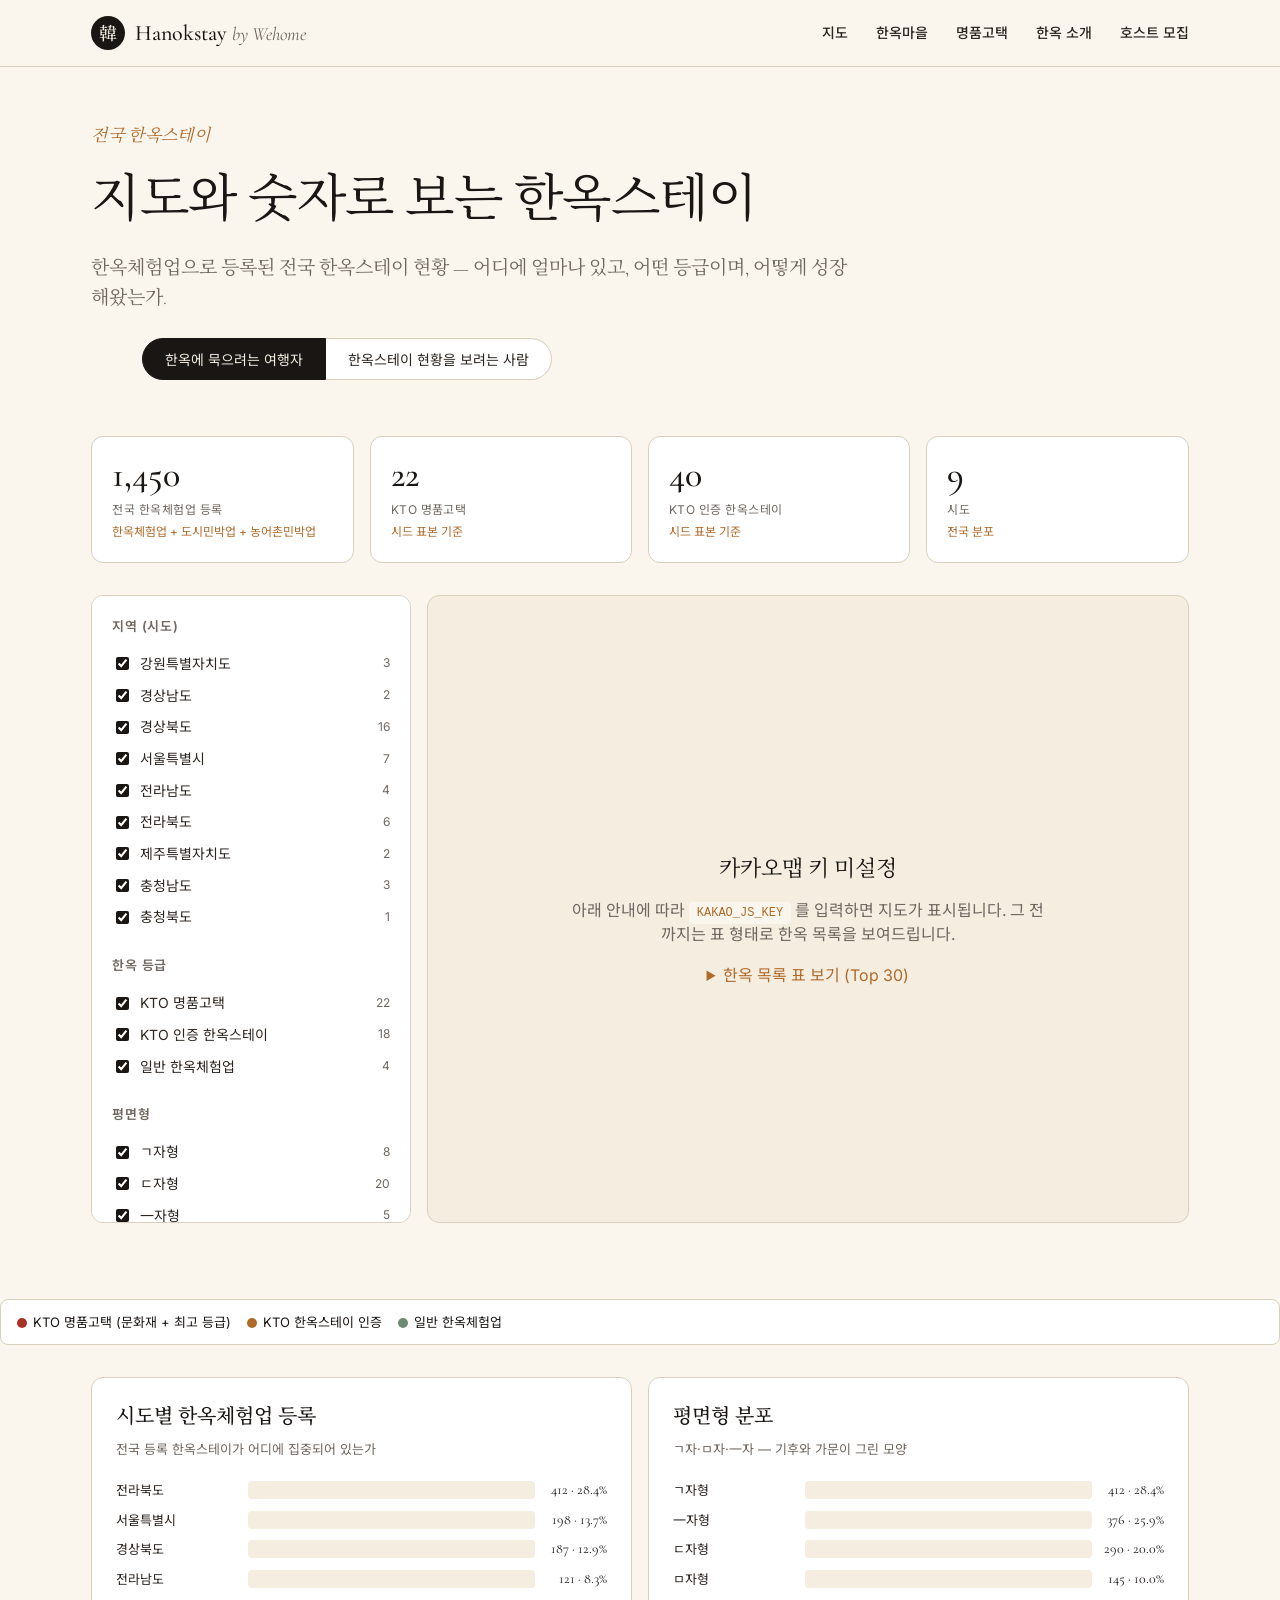
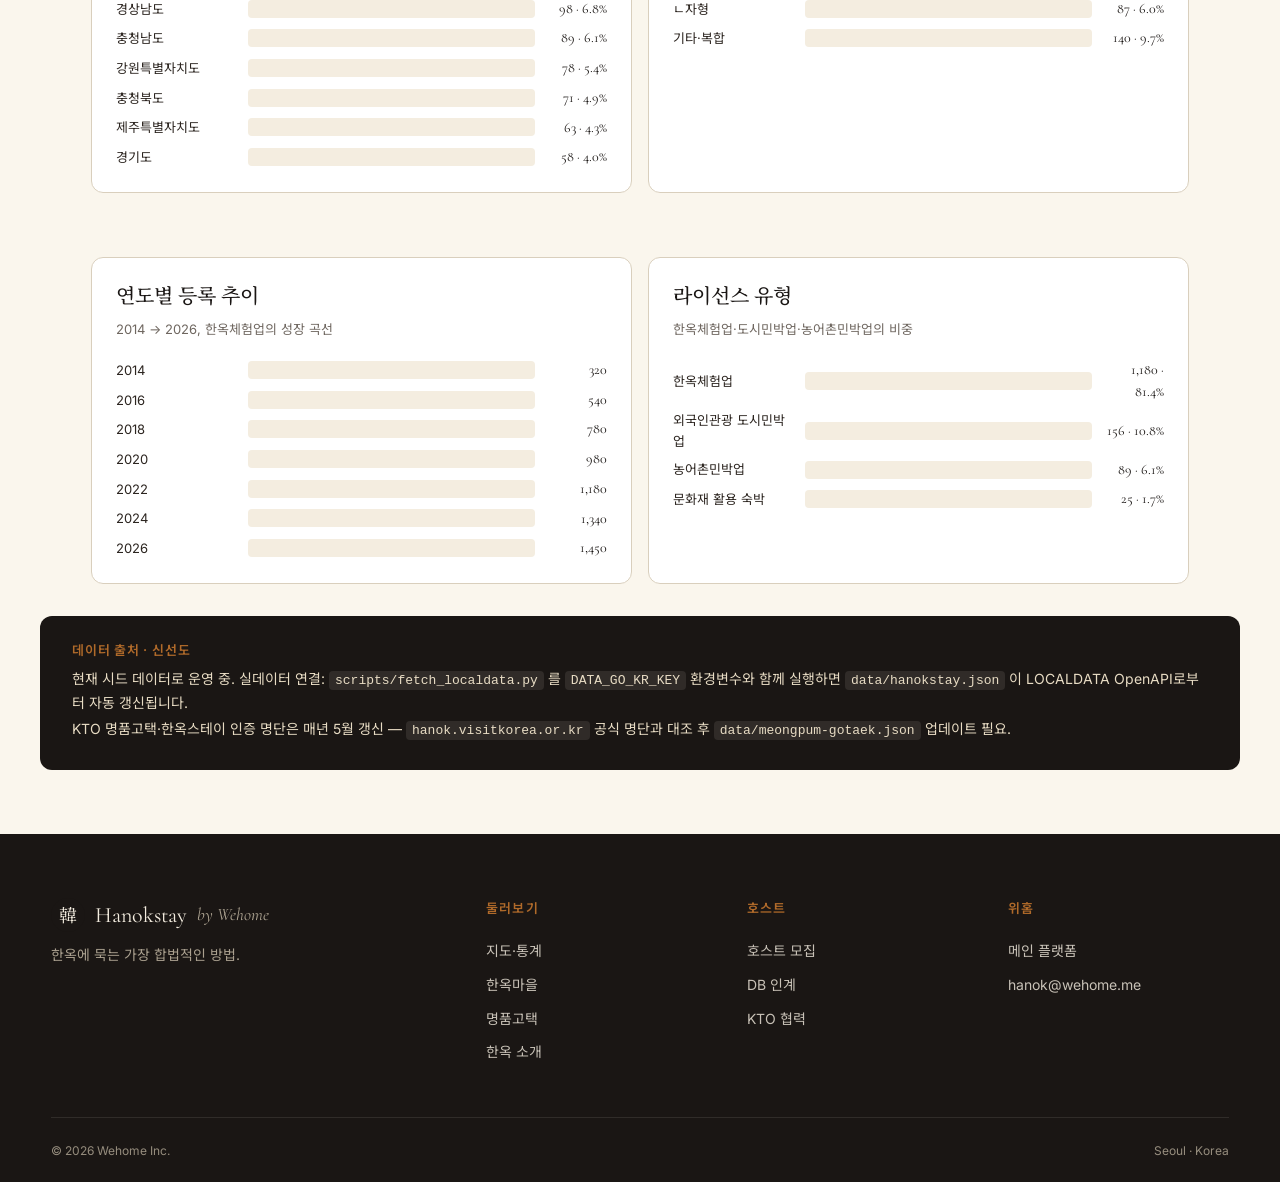
<file: map.html>
<!DOCTYPE html>
<html lang="ko">
<head>
  <meta charset="UTF-8" />
  <meta name="viewport" content="width=device-width, initial-scale=1.0" />
  <title>한옥스테이 지도·통계 | Hanokstay by Wehome</title>
  <meta name="description" content="전국 한옥체험업 등록 한옥스테이를 카카오맵에서 한눈에. 시도별·평면형별·인증 등급별 통계." />
  <link href="https://fonts.googleapis.com/css2?family=Cormorant+Garamond:wght@300;400;500;600&family=Inter:wght@300;400;500;600&family=Noto+Serif+KR:wght@300;400;500;600&family=Noto+Sans+KR:wght@300;400;500;600;700&display=swap" rel="stylesheet" />
  <link rel="stylesheet" href="styles.css" />
  <style>
    body{background: var(--cream);}
    .map-page{padding-top: 32px;}
    .map-head{max-width: var(--maxw); margin: 0 auto; padding: 24px var(--pad) 32px;}
    .map-head h1{font-family: var(--serif); font-weight: 400; font-size: clamp(34px, 4vw, 52px); margin: 0 0 12px; letter-spacing: -.01em;}
    .map-head .lede{font-family: var(--serif); font-size: 19px; color: var(--muted); margin: 0; max-width: 760px;}
    .audience-toggle{display: flex; gap: 0; max-width: var(--maxw); margin: 24px auto 0; padding: 0 var(--pad);}
    .audience-toggle button{flex: 0 1 auto; padding: 10px 22px; border: 1px solid var(--line); background: var(--paper); font-family: var(--sans); font-size: 14px; cursor: pointer; color: var(--ink-soft);}
    .audience-toggle button:first-child{border-radius: 999px 0 0 999px;}
    .audience-toggle button:last-child{border-radius: 0 999px 999px 0; border-left: none;}
    .audience-toggle button.active{background: var(--ink); color: var(--hanji); border-color: var(--ink);}

    .stats-grid{display: grid; grid-template-columns: repeat(4, 1fr); gap: 16px; max-width: var(--maxw); margin: 0 auto; padding: 24px var(--pad);}
    .stat-card{background: var(--paper); border: 1px solid var(--line); border-radius: 12px; padding: 20px;}
    .stat-card .stat-num{font-family: var(--serif); font-size: 36px; font-weight: 500; color: var(--ink); line-height: 1;}
    .stat-card .stat-label{font-size: 12px; color: var(--muted); margin-top: 8px; letter-spacing: .04em; text-transform: uppercase;}
    .stat-card .stat-sub{font-size: 12px; color: var(--ochre); margin-top: 4px;}
    @media (max-width: 720px){.stats-grid{grid-template-columns: repeat(2, 1fr);}}

    .map-layout{display: grid; grid-template-columns: 320px 1fr; gap: 16px; max-width: var(--maxw); margin: 0 auto; padding: 8px var(--pad) 64px; height: 700px;}
    @media (max-width: 1024px){.map-layout{grid-template-columns: 1fr; height: auto;} #map{height: 540px;}}

    .filter-panel{background: var(--paper); border: 1px solid var(--line); border-radius: 12px; padding: 20px; overflow-y: auto;}
    .filter-panel h3{font-family: var(--sans); font-size: 13px; font-weight: 600; letter-spacing: .06em; text-transform: uppercase; color: var(--muted); margin: 0 0 12px;}
    .filter-group{margin-bottom: 22px;}
    .filter-group label{display: flex; align-items: center; gap: 8px; padding: 5px 0; font-size: 14px; cursor: pointer; color: var(--ink-soft);}
    .filter-group label input{accent-color: var(--ink);}
    .filter-count{margin-left: auto; font-size: 12px; color: var(--muted);}

    #map{width: 100%; height: 100%; border: 1px solid var(--line); border-radius: 12px; background: var(--hanji);}
    .map-placeholder{display: flex; align-items: center; justify-content: center; height: 100%; flex-direction: column; padding: 40px; text-align: center;}
    .map-placeholder code{background: var(--cream); padding: 4px 8px; border-radius: 4px; font-size: 12px; color: var(--ochre);}

    .chart-row{display: grid; grid-template-columns: 1fr 1fr; gap: 16px; max-width: var(--maxw); margin: 0 auto; padding: 32px var(--pad);}
    @media (max-width: 900px){.chart-row{grid-template-columns: 1fr;}}
    .chart-card{background: var(--paper); border: 1px solid var(--line); border-radius: 12px; padding: 24px;}
    .chart-card h3{font-family: var(--serif); font-size: 20px; font-weight: 500; margin: 0 0 6px;}
    .chart-card .chart-sub{font-size: 13px; color: var(--muted); margin: 0 0 20px;}
    .chart-card canvas{max-height: 260px;}

    .legend{display: flex; gap: 16px; padding: 12px 16px; background: var(--paper); border: 1px solid var(--line); border-radius: 8px; margin-top: 12px; flex-wrap: wrap; font-size: 13px;}
    .legend .dot{display: inline-block; width: 10px; height: 10px; border-radius: 50%; margin-right: 6px; vertical-align: middle;}
    .dot--meongpum{background: #a83227;}
    .dot--kto{background: #b06a2a;}
    .dot--regular{background: #6f8a72;}

    .bar-chart{display: flex; flex-direction: column; gap: 8px;}
    .bar-row{display: grid; grid-template-columns: 120px 1fr 60px; gap: 12px; align-items: center; font-size: 13px;}
    .bar-row .bar-label{color: var(--ink-soft);}
    .bar-row .bar-track{height: 18px; background: var(--hanji); border-radius: 4px; overflow: hidden; position: relative;}
    .bar-row .bar-fill{height: 100%; background: linear-gradient(90deg, var(--ochre), #d4a04a); border-radius: 4px;}
    .bar-row .bar-val{font-family: var(--serif); font-size: 14px; color: var(--ink); text-align: right;}

    .info-box{background: var(--ink); color: var(--hanji); padding: 24px 32px; max-width: var(--maxw); margin: 0 auto 64px; border-radius: 12px;}
    .info-box h4{font-family: var(--sans); font-size: 13px; font-weight: 600; letter-spacing: .06em; text-transform: uppercase; color: var(--ochre); margin: 0 0 8px;}
    .info-box p{font-size: 14px; color: var(--hanji-deep); margin: 4px 0; line-height: 1.6;}
    .info-box code{background: rgba(244,237,224,.1); padding: 2px 6px; border-radius: 4px; font-size: 13px;}
  </style>
</head>
<body>

<header class="nav">
  <div class="nav__inner">
    <a class="nav__logo" href="index.html">
      <span class="nav__logo-mark">韓</span>
      <span class="nav__logo-text">Hanokstay <em>by Wehome</em></span>
    </a>
    <nav class="nav__links">
      <a href="map.html">지도</a>
      <a href="villages.html">한옥마을</a>
      <a href="meongpum-gotaek.html">명품고택</a>
      <a href="hanok-intro.html">한옥 소개</a>
      <a href="index.html#become-host">호스트 모집</a>
    </nav>
  </div>
</header>

<main class="map-page">
  <div class="map-head">
    <p class="kicker">전국 한옥스테이</p>
    <h1>지도와 숫자로 보는 한옥스테이</h1>
    <p class="lede">한옥체험업으로 등록된 전국 한옥스테이 현황 — 어디에 얼마나 있고, 어떤 등급이며, 어떻게 성장해왔는가.</p>

    <div class="audience-toggle">
      <button class="active" data-mode="guest">한옥에 묵으려는 여행자</button>
      <button data-mode="researcher">한옥스테이 현황을 보려는 사람</button>
    </div>
  </div>

  <!-- Stats summary -->
  <div class="stats-grid" id="stats-summary"></div>

  <!-- Map + filters -->
  <div class="map-layout">
    <aside class="filter-panel">
      <h3>지역 (시도)</h3>
      <div class="filter-group" id="filter-sido"></div>

      <h3>한옥 등급</h3>
      <div class="filter-group">
        <label><input type="checkbox" data-filter="meongpum" checked /> KTO 명품고택 <span class="filter-count" id="cnt-meongpum"></span></label>
        <label><input type="checkbox" data-filter="kto" checked /> KTO 인증 한옥스테이 <span class="filter-count" id="cnt-kto"></span></label>
        <label><input type="checkbox" data-filter="regular" checked /> 일반 한옥체험업 <span class="filter-count" id="cnt-regular"></span></label>
      </div>

      <h3>평면형</h3>
      <div class="filter-group" id="filter-shape"></div>

      <h3>지붕 형태</h3>
      <div class="filter-group" id="filter-roof"></div>
    </aside>

    <div id="map">
      <div class="map-placeholder" id="map-placeholder">
        <p style="font-family: var(--serif); font-size: 22px; color: var(--ink); margin-bottom: 12px;">카카오맵 키 미설정</p>
        <p style="color: var(--muted); margin: 0 0 16px; max-width: 480px;">아래 안내에 따라 <code>KAKAO_JS_KEY</code> 를 입력하면 지도가 표시됩니다. 그 전까지는 표 형태로 한옥 목록을 보여드립니다.</p>
        <details style="text-align: left; max-width: 480px;">
          <summary style="cursor:pointer; color: var(--ochre);">한옥 목록 표 보기 (Top 30)</summary>
          <div id="fallback-table" style="margin-top: 12px; font-size: 13px; max-height: 320px; overflow-y: auto;"></div>
        </details>
      </div>
    </div>
  </div>

  <div class="legend">
    <span><i class="dot dot--meongpum"></i>KTO 명품고택 (문화재 + 최고 등급)</span>
    <span><i class="dot dot--kto"></i>KTO 한옥스테이 인증</span>
    <span><i class="dot dot--regular"></i>일반 한옥체험업</span>
  </div>

  <!-- Charts -->
  <div class="chart-row">
    <div class="chart-card">
      <h3>시도별 한옥체험업 등록</h3>
      <p class="chart-sub">전국 등록 한옥스테이가 어디에 집중되어 있는가</p>
      <div class="bar-chart" id="chart-sido"></div>
    </div>
    <div class="chart-card">
      <h3>평면형 분포</h3>
      <p class="chart-sub">ㄱ자·ㅁ자·一자 — 기후와 가문이 그린 모양</p>
      <div class="bar-chart" id="chart-shape"></div>
    </div>
  </div>

  <div class="chart-row">
    <div class="chart-card">
      <h3>연도별 등록 추이</h3>
      <p class="chart-sub">2014 → 2026, 한옥체험업의 성장 곡선</p>
      <div class="bar-chart" id="chart-growth"></div>
    </div>
    <div class="chart-card">
      <h3>라이선스 유형</h3>
      <p class="chart-sub">한옥체험업·도시민박업·농어촌민박업의 비중</p>
      <div class="bar-chart" id="chart-license"></div>
    </div>
  </div>

  <div class="info-box">
    <h4>데이터 출처 · 신선도</h4>
    <p>현재 시드 데이터로 운영 중. 실데이터 연결: <code>scripts/fetch_localdata.py</code> 를 <code>DATA_GO_KR_KEY</code> 환경변수와 함께 실행하면 <code>data/hanokstay.json</code> 이 LOCALDATA OpenAPI로부터 자동 갱신됩니다.</p>
    <p>KTO 명품고택·한옥스테이 인증 명단은 매년 5월 갱신 — <code>hanok.visitkorea.or.kr</code> 공식 명단과 대조 후 <code>data/meongpum-gotaek.json</code> 업데이트 필요.</p>
  </div>

</main>

<footer class="footer">
  <div class="footer__inner">
    <div class="footer__brand">
      <div class="footer__logo"><span class="nav__logo-mark">韓</span> Hanokstay <em>by Wehome</em></div>
      <p>한옥에 묵는 가장 합법적인 방법.</p>
    </div>
    <div class="footer__cols">
      <div>
        <h4>둘러보기</h4>
        <a href="map.html">지도·통계</a>
        <a href="villages.html">한옥마을</a>
        <a href="meongpum-gotaek.html">명품고택</a>
        <a href="hanok-intro.html">한옥 소개</a>
      </div>
      <div>
        <h4>호스트</h4>
        <a href="index.html#become-host">호스트 모집</a>
        <a href="docs/db-integration.md">DB 인계</a>
        <a href="docs/kto-partnership.md">KTO 협력</a>
      </div>
      <div>
        <h4>위홈</h4>
        <a href="https://wehome.me">메인 플랫폼</a>
        <a href="mailto:hanok@wehome.me">hanok@wehome.me</a>
      </div>
    </div>
  </div>
  <div class="footer__bottom">
    <span>© 2026 Wehome Inc.</span>
    <span>Seoul · Korea</span>
  </div>
</footer>

<!-- Kakao Map SDK — set your JS key in script below -->
<script>
  // ⬇️ 카카오 디벨로퍼스에서 발급받은 JavaScript 키로 교체
  window.KAKAO_JS_KEY = "YOUR_KAKAO_JS_KEY";
</script>
<script>
  if (window.KAKAO_JS_KEY && window.KAKAO_JS_KEY !== "YOUR_KAKAO_JS_KEY") {
    const s = document.createElement('script');
    s.src = `https://dapi.kakao.com/v2/maps/sdk.js?appkey=${window.KAKAO_JS_KEY}&autoload=false&libraries=clusterer`;
    s.onload = () => { window.kakao.maps.load(() => window.__initKakaoMap && window.__initKakaoMap()); };
    document.head.appendChild(s);
  }
</script>
<script src="js/map.js"></script>
</body>
</html>
</file>
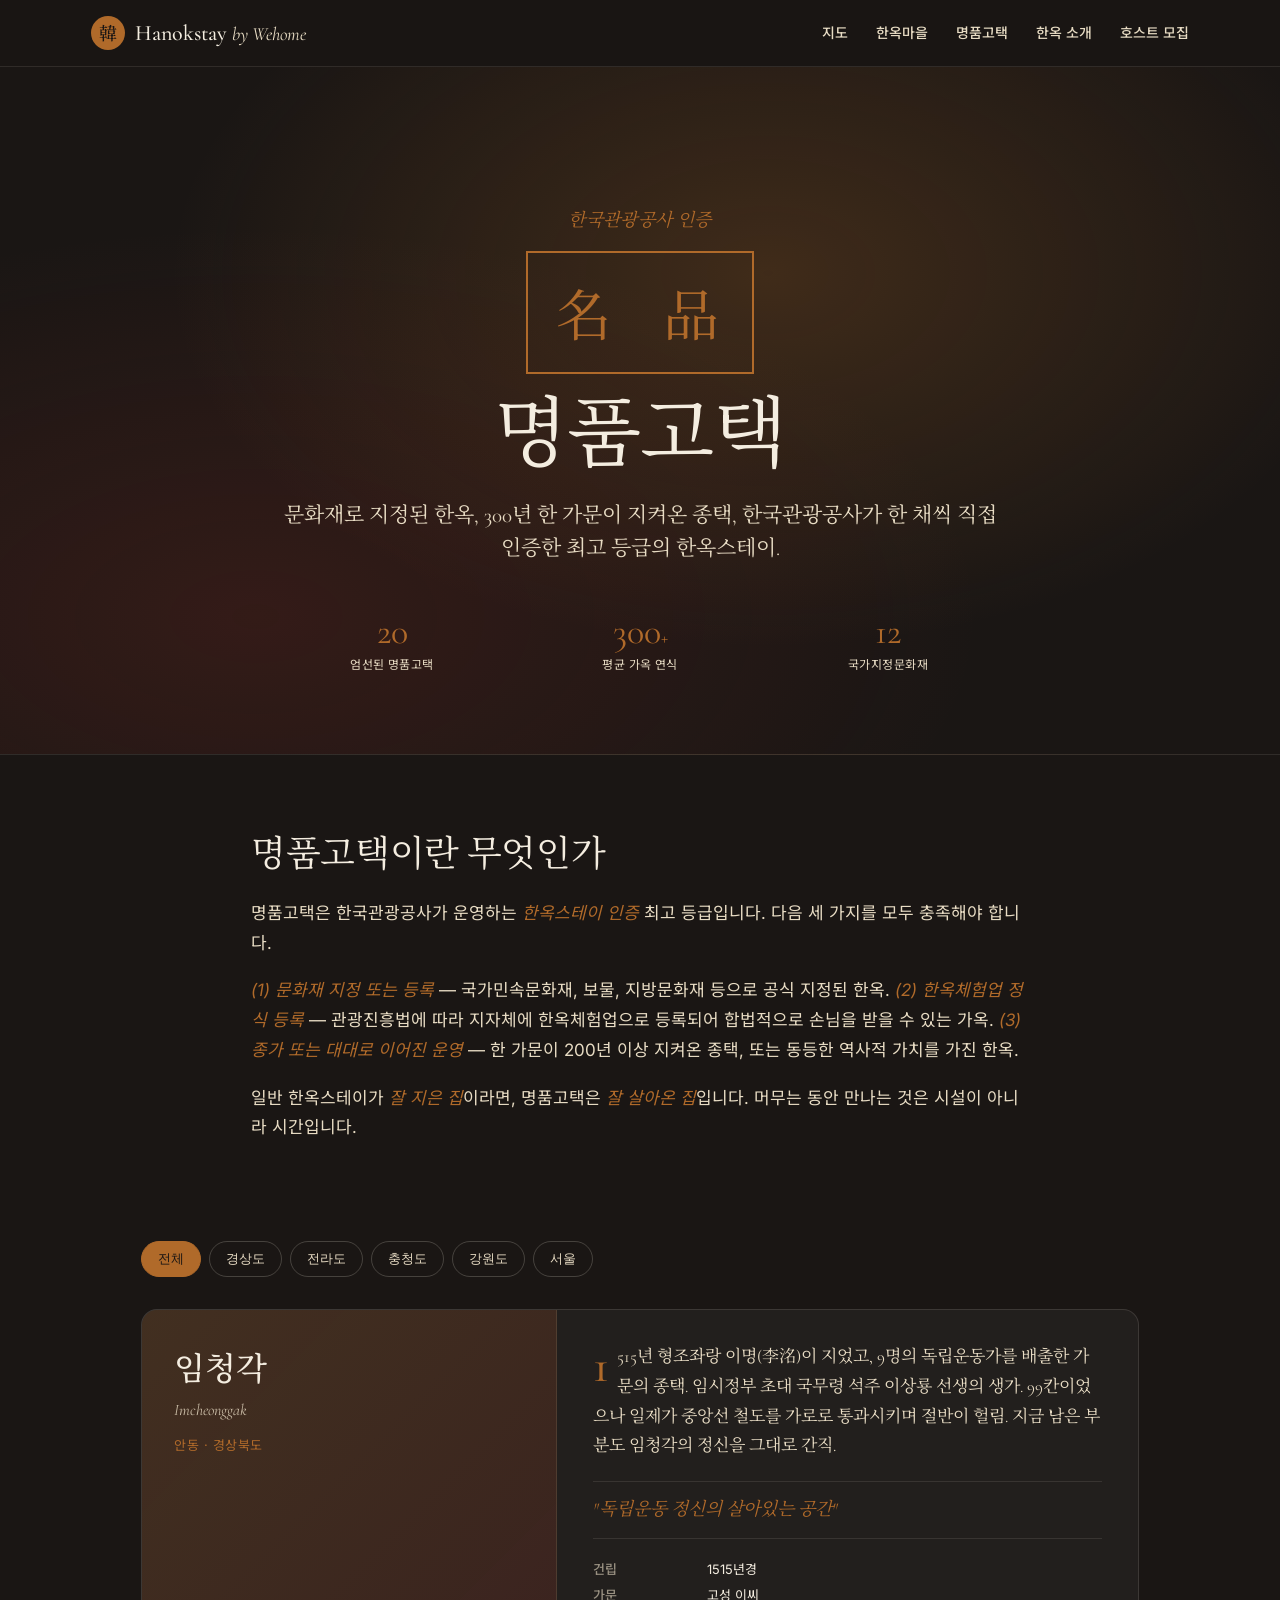
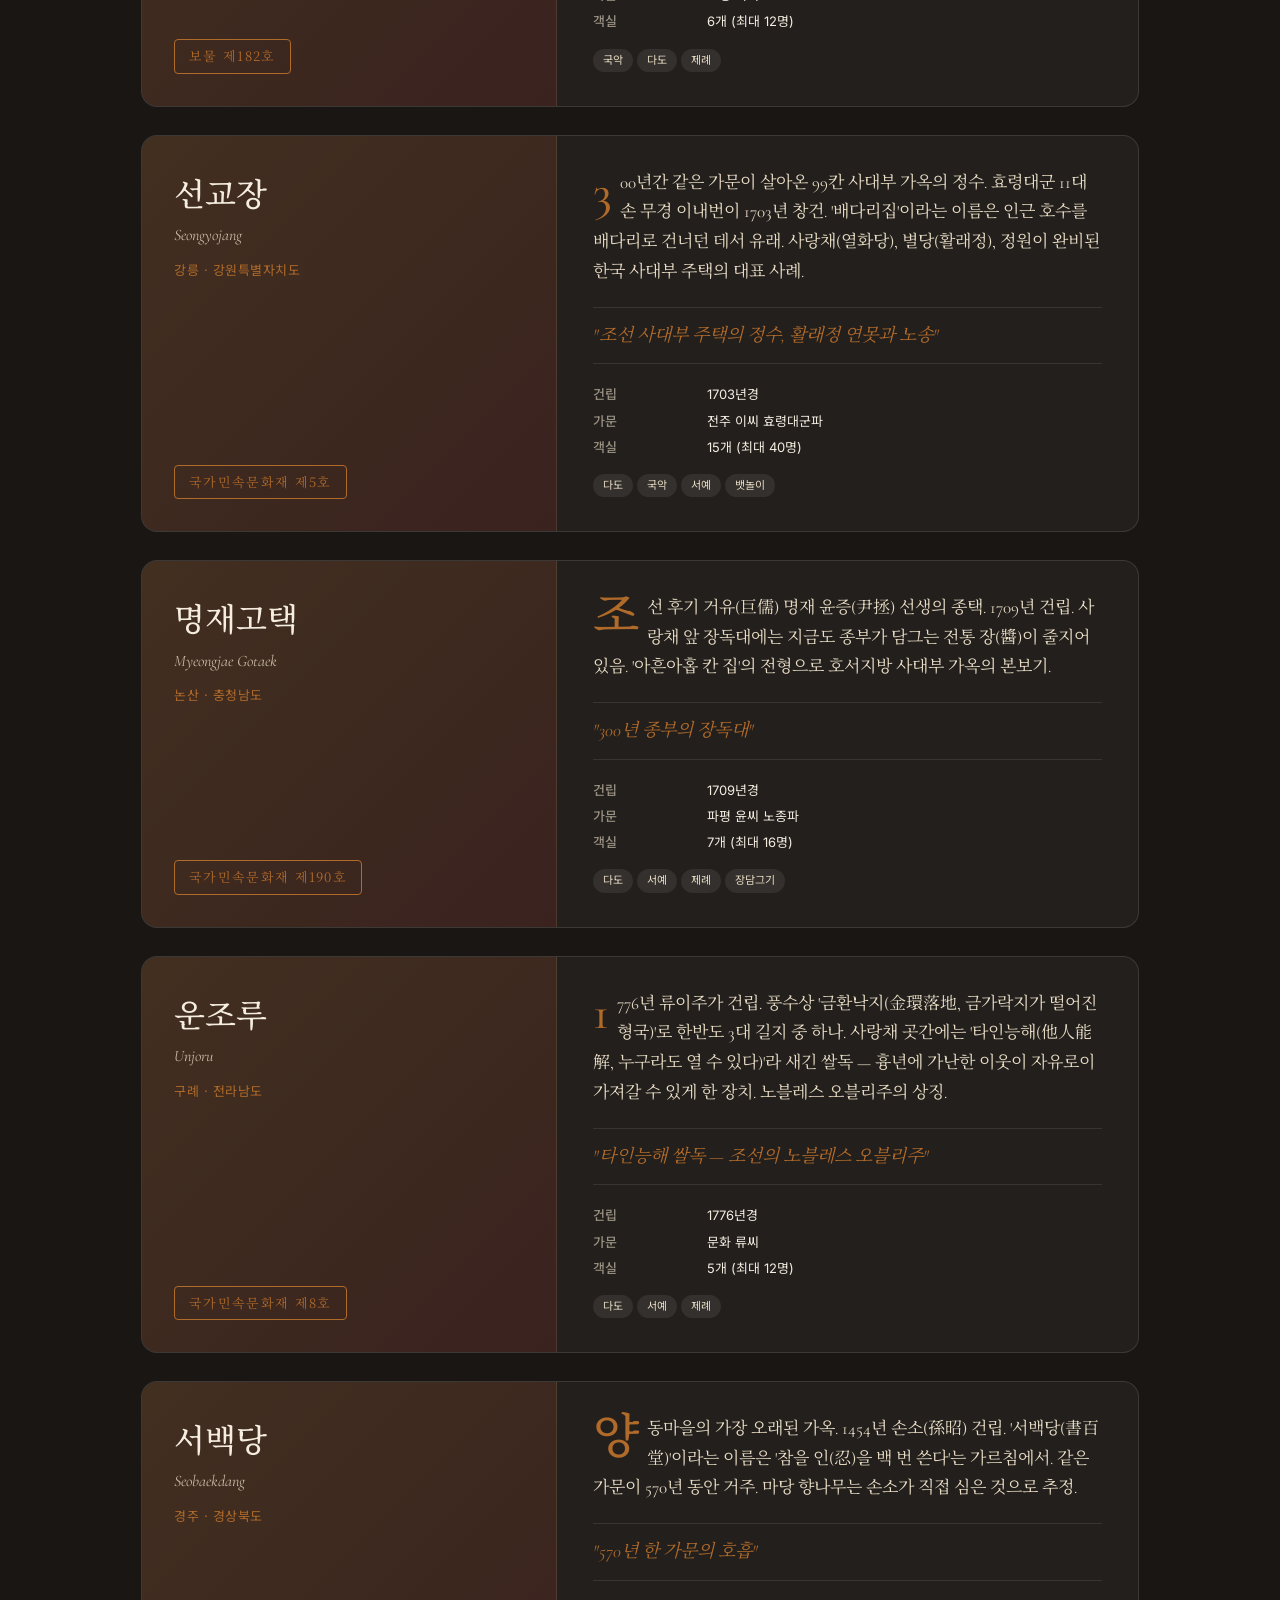
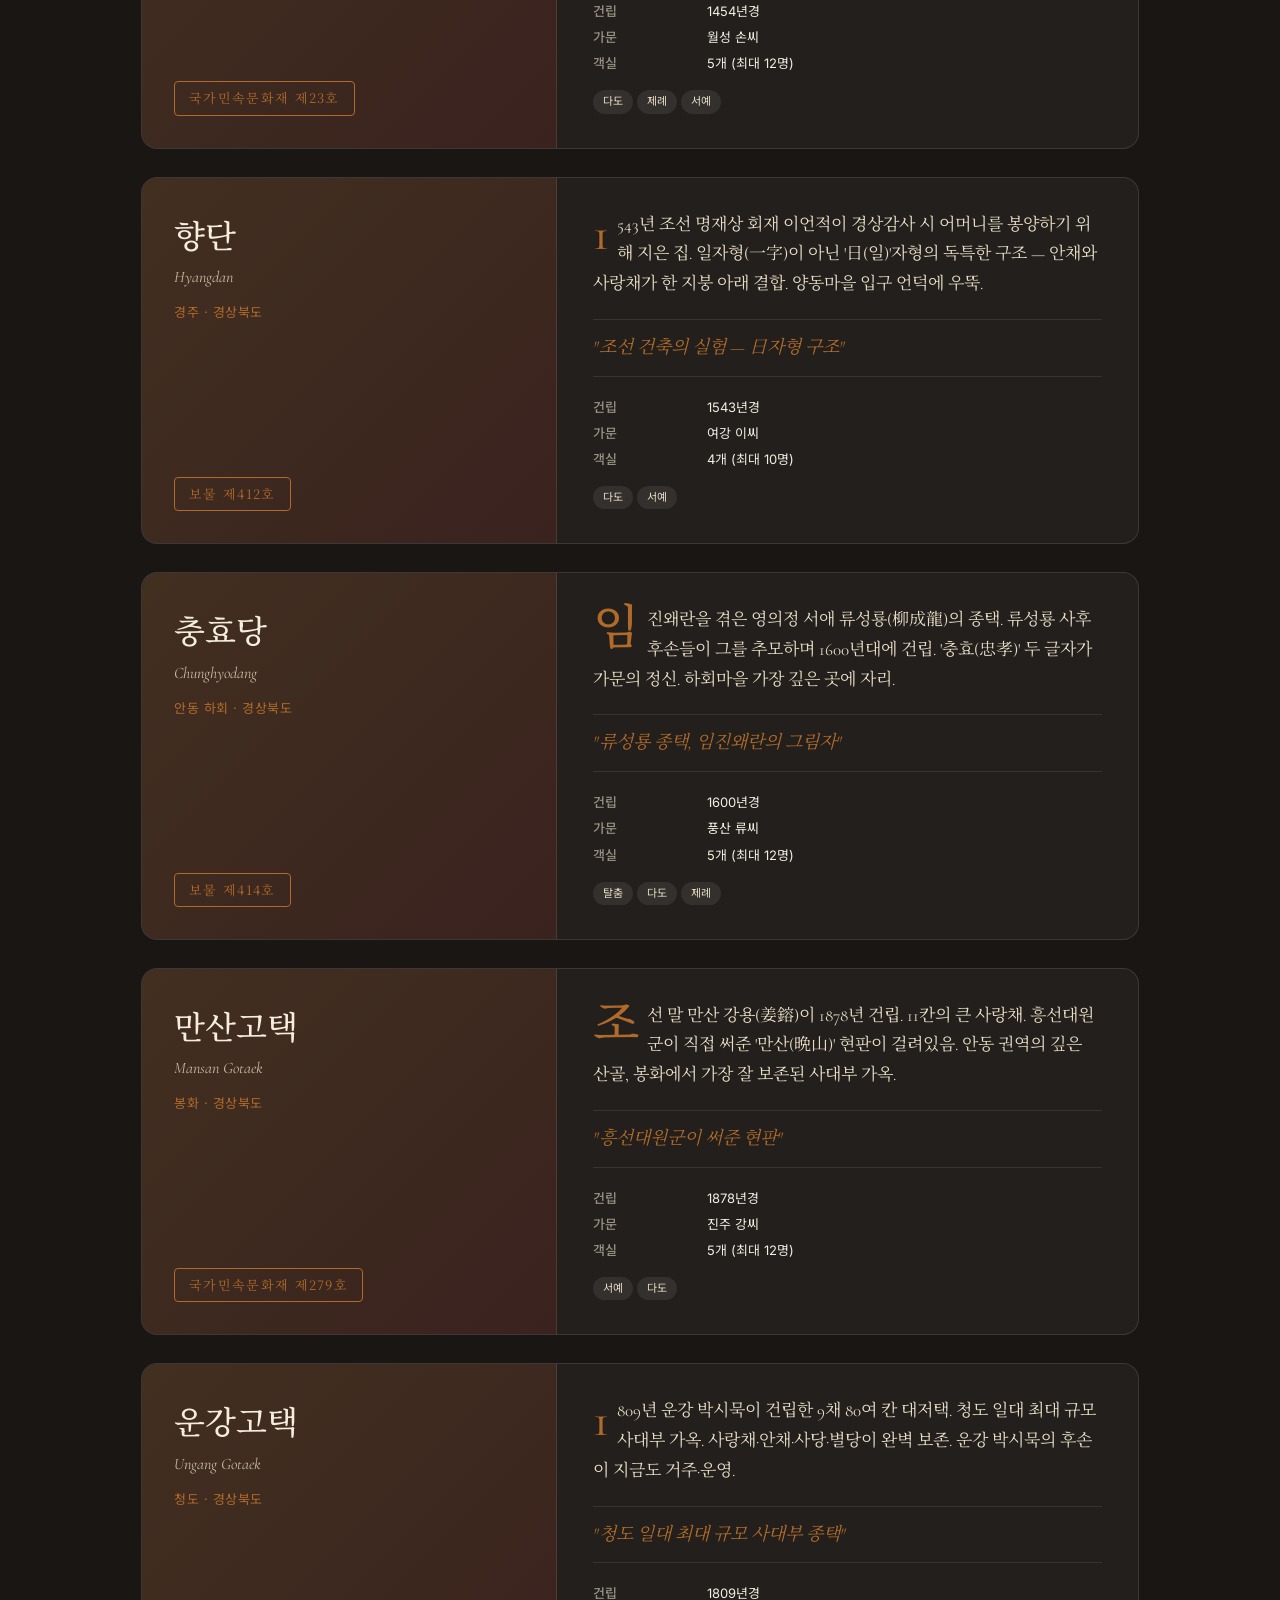
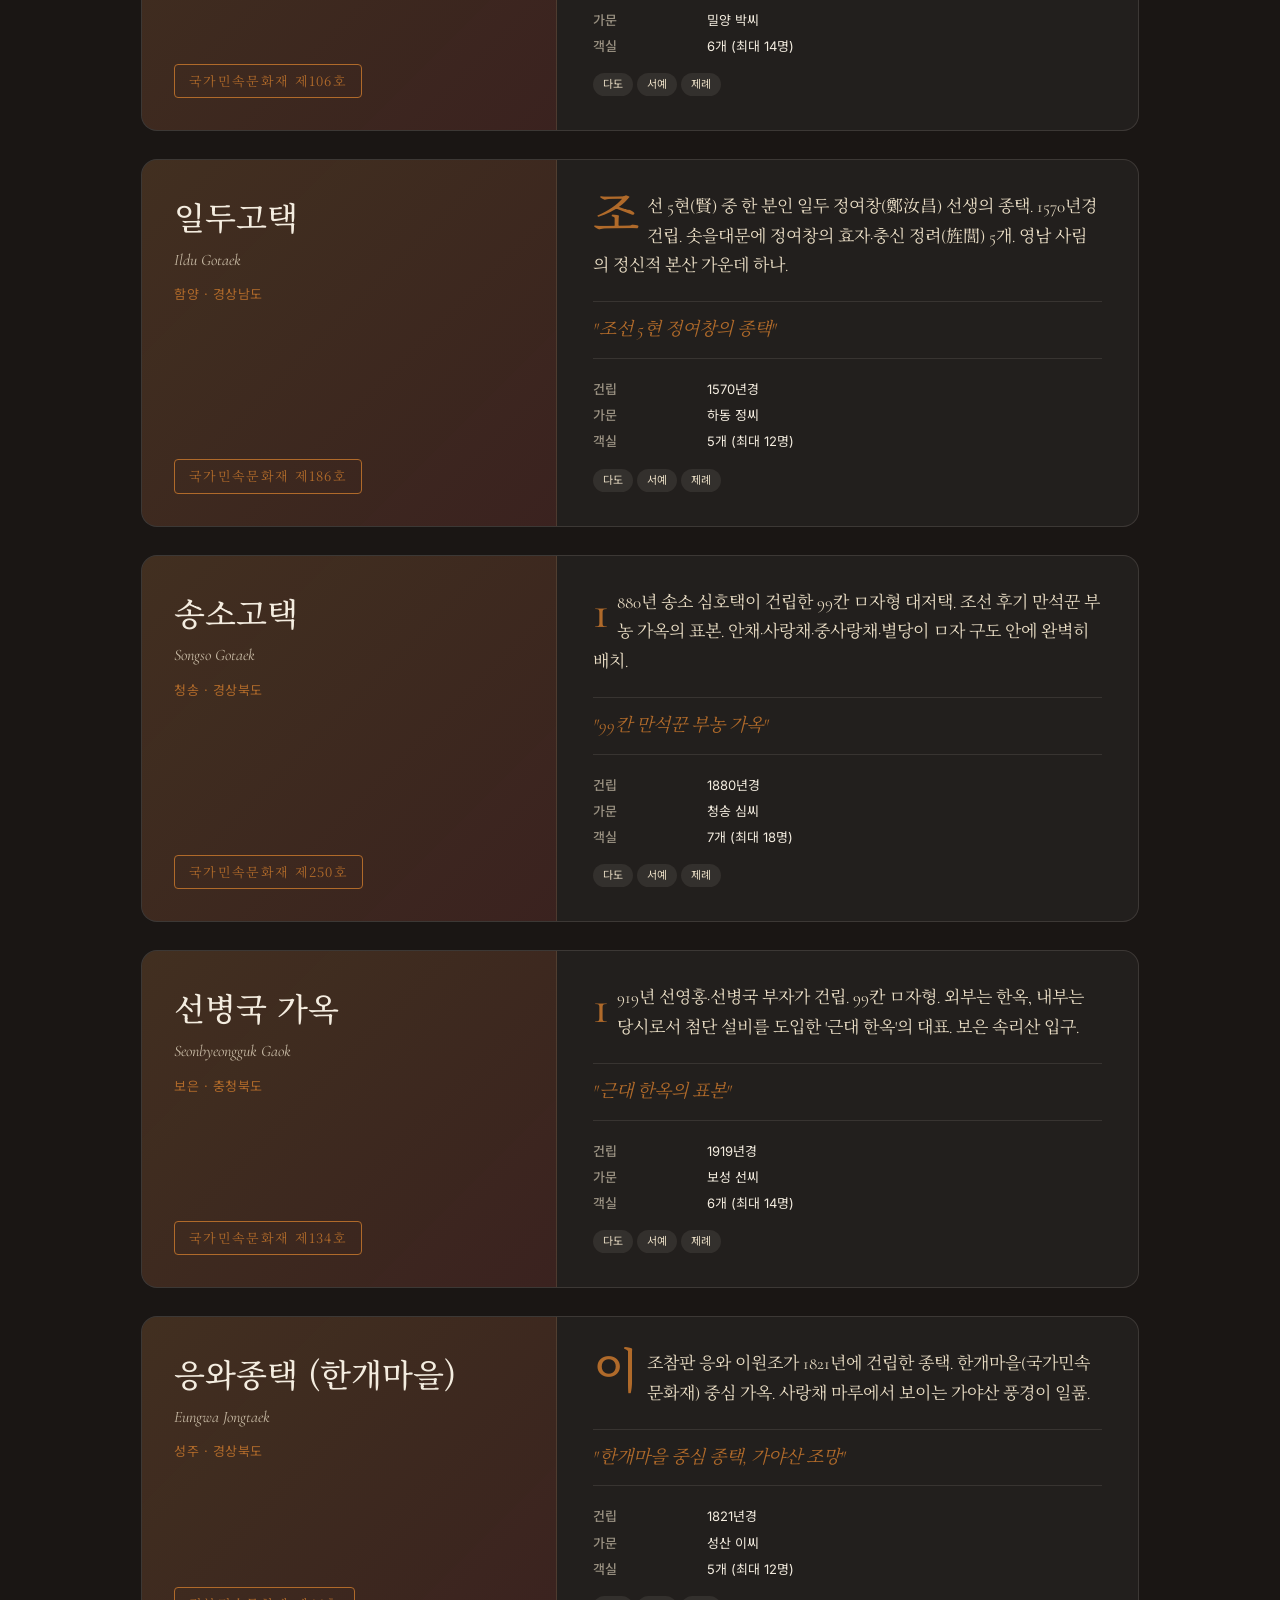
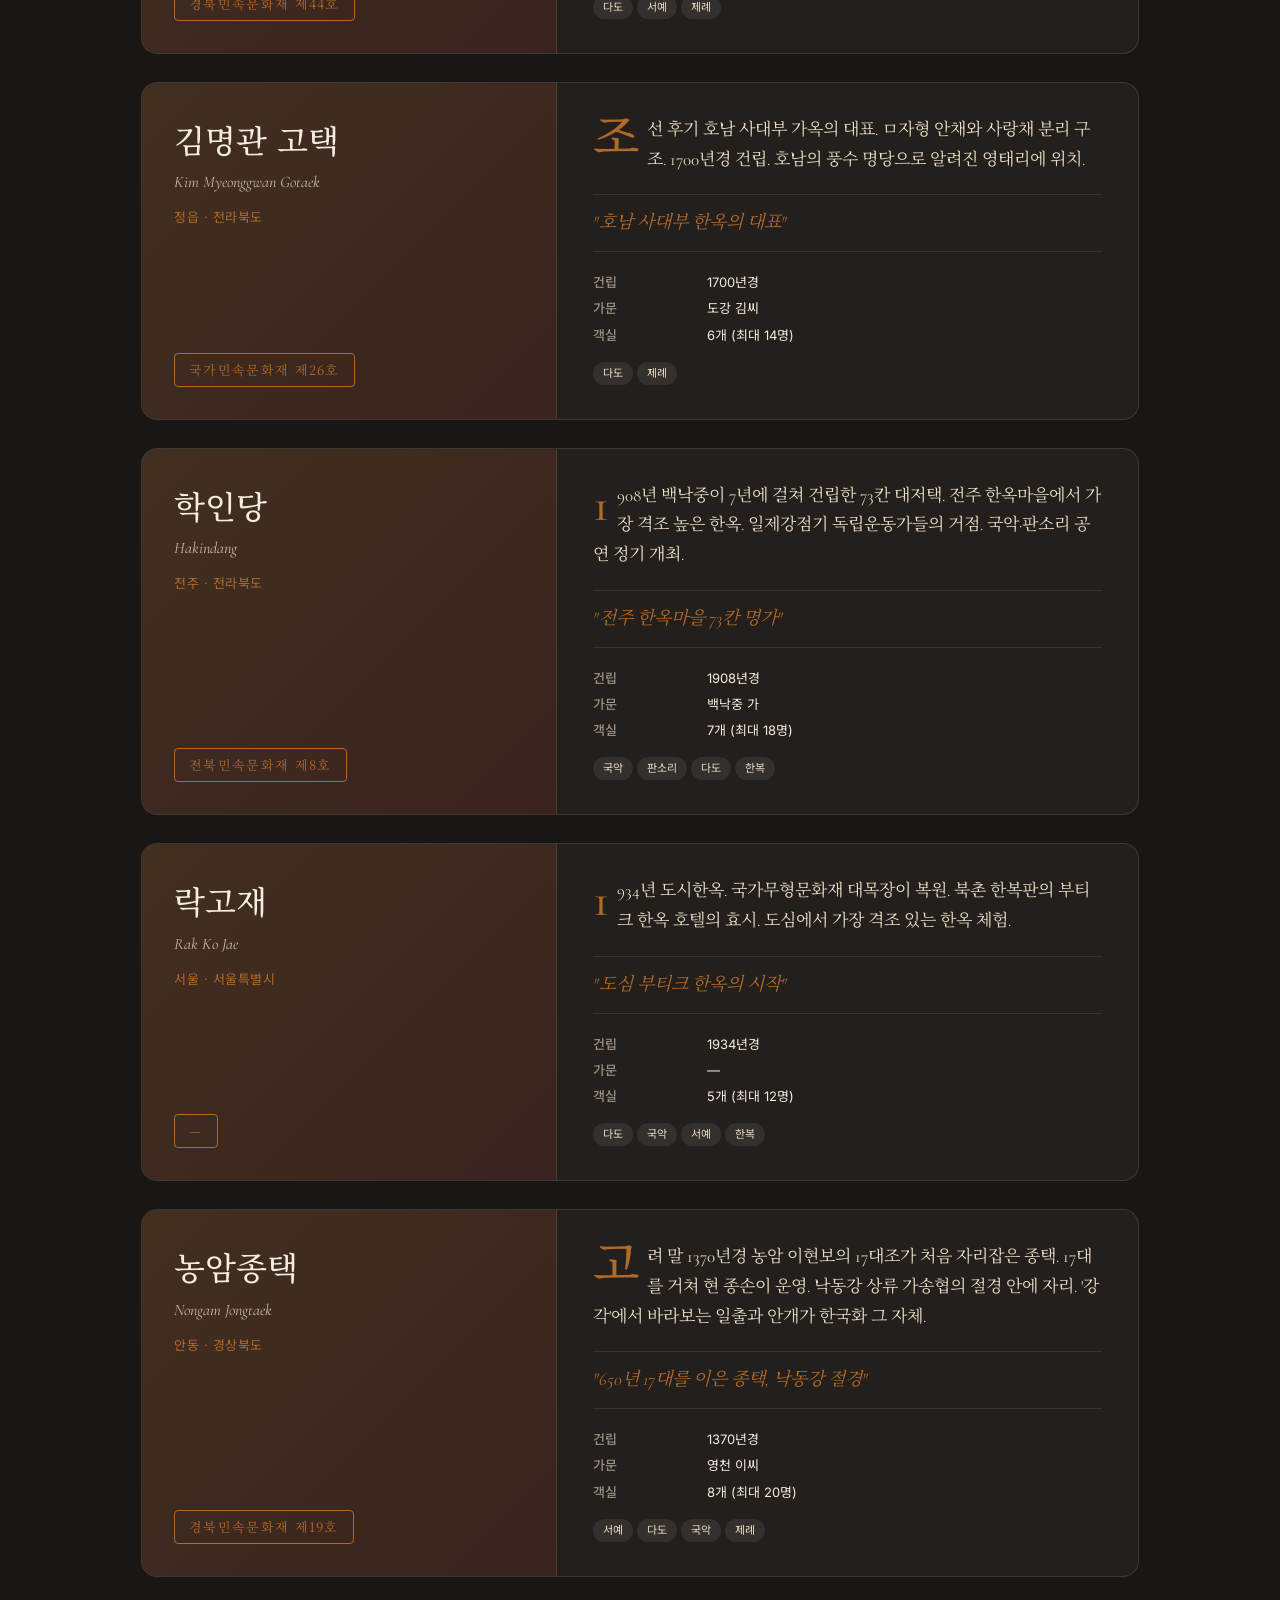
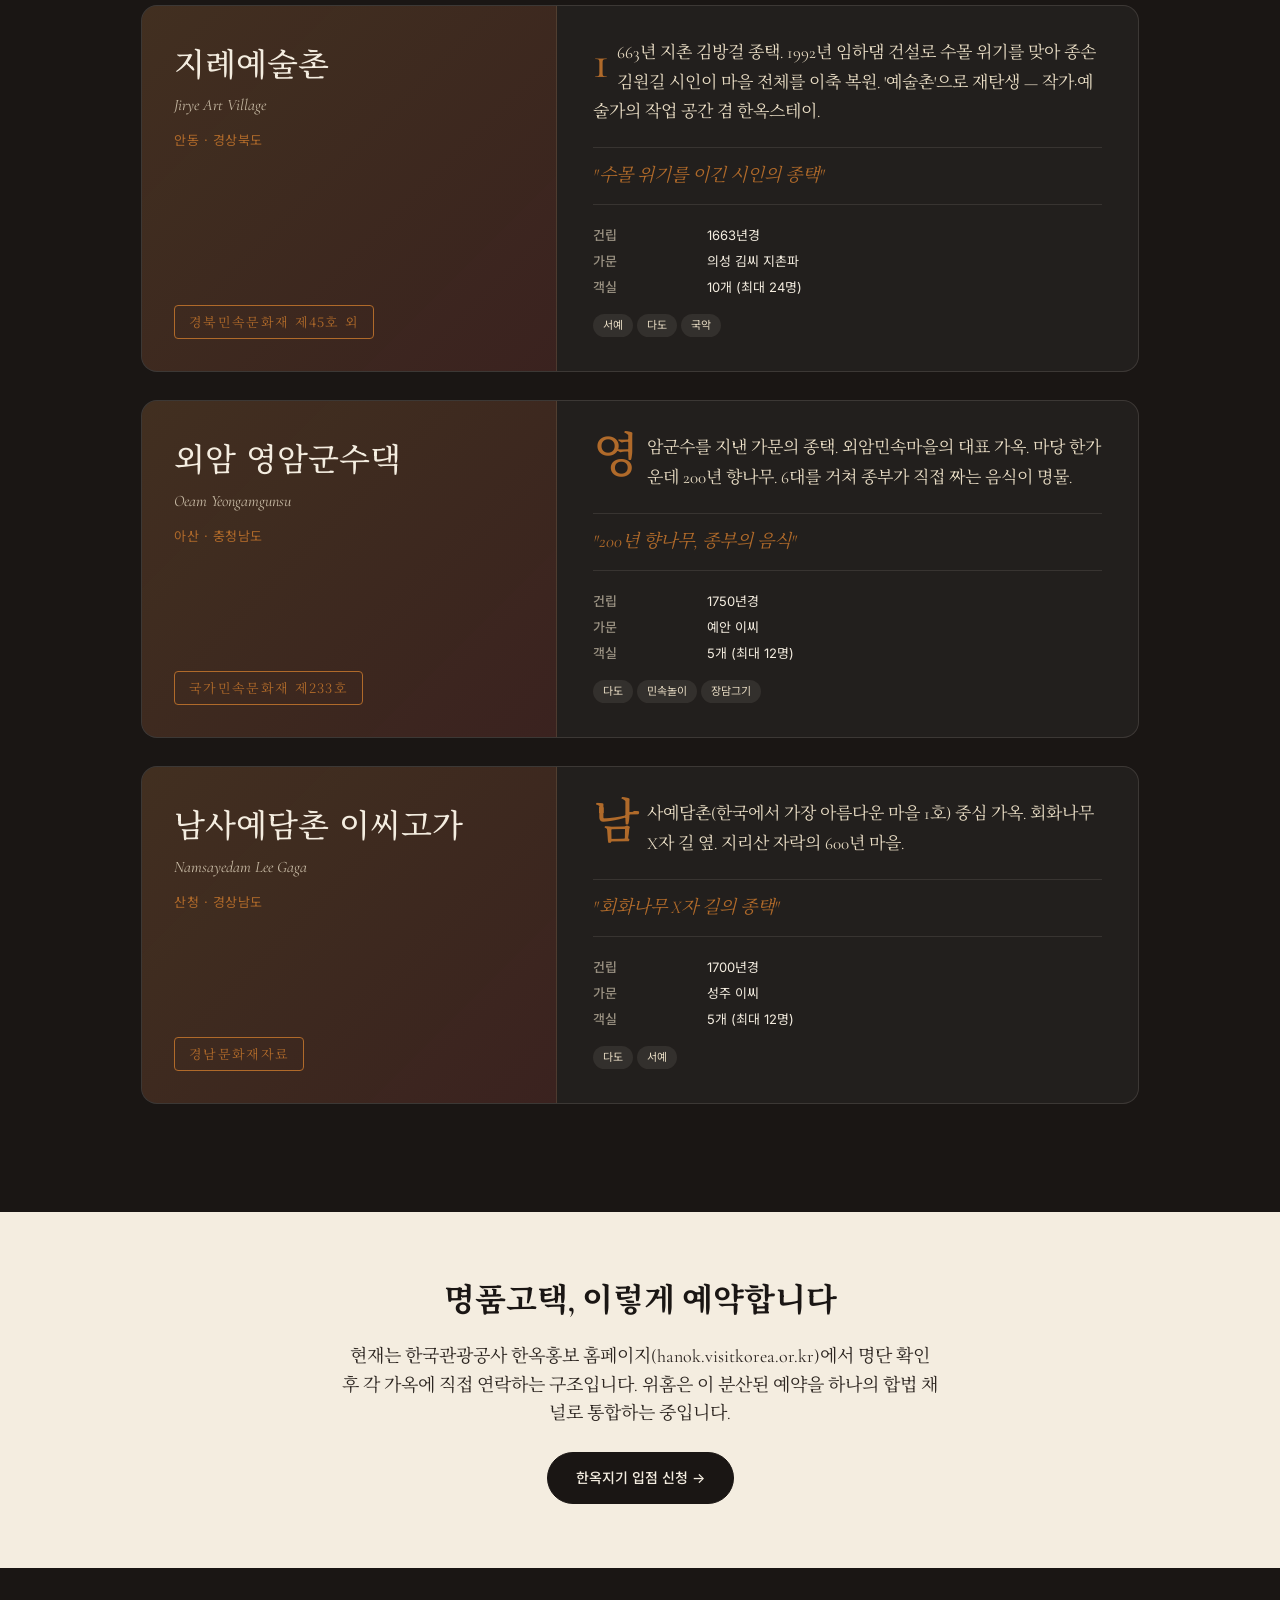
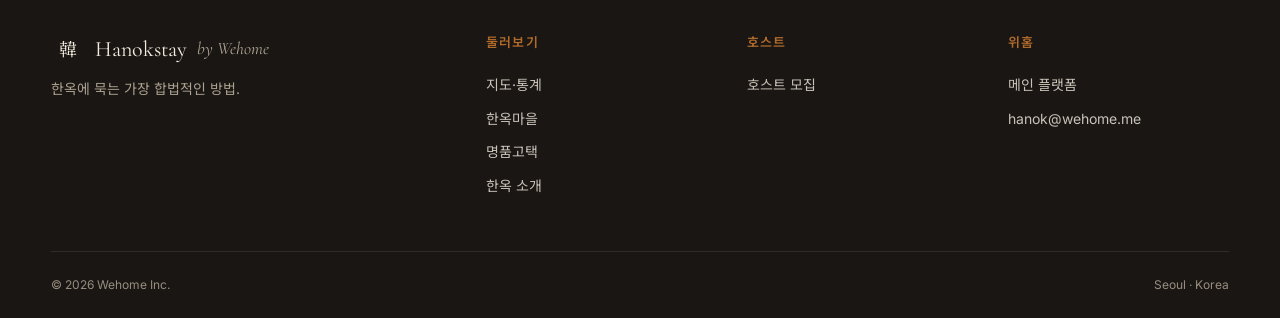
<file: meongpum-gotaek.html>
<!DOCTYPE html>
<html lang="ko">
<head>
  <meta charset="UTF-8" />
  <meta name="viewport" content="width=device-width, initial-scale=1.0" />
  <title>명품고택 — 한국관광공사 인증 최고 등급 한옥 | Hanokstay by Wehome</title>
  <meta name="description" content="문화재로 지정된 한옥, 한국관광공사 한옥스테이 최고 등급 — 명품고택 20곳의 이야기." />
  <link href="https://fonts.googleapis.com/css2?family=Cormorant+Garamond:wght@300;400;500;600&family=Inter:wght@300;400;500;600&family=Noto+Serif+KR:wght@300;400;500;600&family=Noto+Sans+KR:wght@300;400;500;600;700&display=swap" rel="stylesheet" />
  <link rel="stylesheet" href="styles.css" />
  <style>
    body{background: #1a1614;}

    .mp-hero{
      padding: 140px var(--pad) 80px;
      background:
        radial-gradient(ellipse at 60% 30%, rgba(176,106,42,.25), transparent 55%),
        radial-gradient(ellipse at 20% 80%, rgba(168,50,39,.18), transparent 50%),
        var(--ink);
      color: var(--hanji);
      text-align: center;
      border-bottom: 1px solid rgba(244,237,224,.1);
    }
    .mp-hero p.kicker{color: var(--ochre); font-size: 18px; margin: 0 0 16px;}
    .mp-hero h1{font-family: var(--serif); font-weight: 400; font-size: clamp(46px, 6vw, 84px); line-height: 1; margin: 0 0 24px; letter-spacing: -.01em;}
    .mp-hero .seal{font-family: var(--serif-kr); font-size: 56px; color: var(--ochre); display: inline-block; padding: 16px 28px; border: 2px solid var(--ochre); margin-bottom: 24px; letter-spacing: .3em; padding-right: 16px;}
    .mp-hero .lede{font-family: var(--serif); font-size: 21px; color: var(--hanji-deep); max-width: 720px; margin: 0 auto; line-height: 1.6;}

    .mp-meta{display: grid; grid-template-columns: repeat(3, 1fr); max-width: 720px; margin: 48px auto 0; gap: 24px;}
    .mp-meta__item{text-align: center;}
    .mp-meta__num{font-family: var(--serif); font-size: 36px; color: var(--ochre); line-height: 1;}
    .mp-meta__label{font-size: 12px; color: var(--hanji-deep); margin-top: 6px; letter-spacing: .04em;}

    .what-is{max-width: 880px; margin: 0 auto; padding: 80px var(--pad); color: var(--hanji);}
    .what-is h2{font-family: var(--serif); font-weight: 400; font-size: 36px; margin: 0 0 24px; color: var(--hanji);}
    .what-is p{font-size: 17px; line-height: 1.75; color: var(--hanji-deep); margin: 0 0 18px;}
    .what-is em{color: var(--ochre); font-style: italic;}

    .houses-list{max-width: 1100px; margin: 0 auto; padding: 0 var(--pad) 80px;}
    .house{
      background: rgba(255,255,255,.04);
      border: 1px solid rgba(244,237,224,.12);
      border-radius: 16px;
      margin-bottom: 28px;
      overflow: hidden;
      display: grid;
      grid-template-columns: 1fr 1.4fr;
      gap: 0;
    }
    @media (max-width: 880px){.house{grid-template-columns: 1fr;}}
    .house__cover{
      padding: 32px;
      background: linear-gradient(135deg, rgba(176,106,42,.22), rgba(168,50,39,.18));
      color: var(--hanji);
      display: flex; flex-direction: column; justify-content: space-between;
      min-height: 280px;
      border-right: 1px solid rgba(244,237,224,.08);
    }
    @media (max-width: 880px){.house__cover{border-right: none; border-bottom: 1px solid rgba(244,237,224,.08);}}
    .house__cover h3{
      font-family: var(--serif-kr); font-size: 32px; font-weight: 500;
      margin: 0 0 6px; color: var(--hanji);
    }
    .house__cover .en{font-family: var(--serif); font-style: italic; font-size: 16px; color: var(--hanji-deep); opacity: .8;}
    .house__cover .city{font-size: 13px; color: var(--ochre); margin-top: 12px; letter-spacing: .04em; text-transform: uppercase;}
    .house__cover .seal-small{
      display: inline-block;
      margin-top: auto;
      padding: 6px 14px;
      border: 1px solid var(--ochre);
      color: var(--ochre);
      font-family: var(--serif-kr);
      font-size: 13px;
      letter-spacing: .1em;
      width: fit-content;
      border-radius: 4px;
    }
    .house__body{padding: 32px 36px; color: var(--hanji);}
    .house__story{
      font-family: var(--serif); font-size: 17px; line-height: 1.75; color: var(--hanji-deep);
      margin: 0 0 20px;
    }
    .house__story::first-letter{
      font-family: var(--serif); font-size: 48px; float: left; line-height: 1; padding-right: 8px;
      color: var(--ochre); font-weight: 500;
    }
    .house__highlight{
      font-family: var(--serif); font-style: italic; font-size: 18px;
      color: var(--ochre); padding: 14px 0; border-top: 1px solid rgba(244,237,224,.1);
      border-bottom: 1px solid rgba(244,237,224,.1);
      margin: 0 0 20px;
    }
    .house__meta{
      display: grid; grid-template-columns: 100px 1fr; gap: 6px 14px;
      font-size: 13px;
    }
    .house__meta dt{color: var(--hanji-deep); opacity: .6; font-weight: 500;}
    .house__meta dd{margin: 0; color: var(--hanji);}
    .house__exp{margin-top: 14px;}
    .house__exp-chip{
      display: inline-block; padding: 3px 10px; margin: 2px 4px 2px 0;
      background: rgba(244,237,224,.08);
      color: var(--hanji-deep);
      border-radius: 999px; font-size: 11px;
    }

    .filter-bar{
      max-width: 1100px; margin: 0 auto 32px; padding: 0 var(--pad);
      display: flex; gap: 8px; flex-wrap: wrap;
    }
    .filter-bar button{
      padding: 8px 16px; border: 1px solid rgba(244,237,224,.2);
      background: transparent; color: var(--hanji-deep);
      border-radius: 999px; font-size: 13px; cursor: pointer;
    }
    .filter-bar button.active{background: var(--ochre); color: var(--ink); border-color: var(--ochre);}

    .closing{
      background: var(--hanji); color: var(--ink);
      padding: 64px var(--pad); text-align: center;
    }
    .closing h3{font-family: var(--serif); font-size: 32px; margin: 0 0 16px;}
    .closing p{font-family: var(--serif); font-size: 18px; color: var(--ink-soft); max-width: 600px; margin: 0 auto 24px; line-height: 1.6;}

    .nav{background: rgba(26,22,20,.92); border-bottom-color: rgba(244,237,224,.1);}
    .nav__inner .nav__logo{color: var(--hanji);}
    .nav__inner .nav__logo-mark{background: var(--ochre); color: var(--ink);}
    .nav__inner .nav__logo-text em{color: var(--hanji-deep);}
    .nav__links a{color: var(--hanji-deep);}
    .nav__links a:hover{color: var(--ochre);}
  </style>
</head>
<body>

<header class="nav">
  <div class="nav__inner">
    <a class="nav__logo" href="index.html">
      <span class="nav__logo-mark">韓</span>
      <span class="nav__logo-text">Hanokstay <em>by Wehome</em></span>
    </a>
    <nav class="nav__links">
      <a href="map.html">지도</a>
      <a href="villages.html">한옥마을</a>
      <a href="meongpum-gotaek.html">명품고택</a>
      <a href="hanok-intro.html">한옥 소개</a>
      <a href="index.html#become-host">호스트 모집</a>
    </nav>
  </div>
</header>

<section class="mp-hero">
  <p class="kicker">한국관광공사 인증</p>
  <div class="seal">名 品</div>
  <h1>명품고택</h1>
  <p class="lede">문화재로 지정된 한옥, 300년 한 가문이 지켜온 종택, 한국관광공사가 한 채씩 직접 인증한 최고 등급의 한옥스테이.</p>

  <div class="mp-meta">
    <div class="mp-meta__item"><div class="mp-meta__num">20</div><div class="mp-meta__label">엄선된 명품고택</div></div>
    <div class="mp-meta__item"><div class="mp-meta__num">300<span style="font-size:18px;">+</span></div><div class="mp-meta__label">평균 가옥 연식</div></div>
    <div class="mp-meta__item"><div class="mp-meta__num">12</div><div class="mp-meta__label">국가지정문화재</div></div>
  </div>
</section>

<section class="what-is">
  <h2>명품고택이란 무엇인가</h2>
  <p>명품고택은 한국관광공사가 운영하는 <em>한옥스테이 인증</em> 최고 등급입니다. 다음 세 가지를 모두 충족해야 합니다.</p>
  <p><em>(1) 문화재 지정 또는 등록</em> — 국가민속문화재, 보물, 지방문화재 등으로 공식 지정된 한옥. <em>(2) 한옥체험업 정식 등록</em> — 관광진흥법에 따라 지자체에 한옥체험업으로 등록되어 합법적으로 손님을 받을 수 있는 가옥. <em>(3) 종가 또는 대대로 이어진 운영</em> — 한 가문이 200년 이상 지켜온 종택, 또는 동등한 역사적 가치를 가진 한옥.</p>
  <p>일반 한옥스테이가 <em>잘 지은 집</em>이라면, 명품고택은 <em>잘 살아온 집</em>입니다. 머무는 동안 만나는 것은 시설이 아니라 시간입니다.</p>
</section>

<div class="filter-bar">
  <button class="active" data-filter="all">전체</button>
  <button data-filter="gyeongsang">경상도</button>
  <button data-filter="jeolla">전라도</button>
  <button data-filter="chungcheong">충청도</button>
  <button data-filter="gangwon">강원도</button>
  <button data-filter="seoul">서울</button>
</div>

<div class="houses-list" id="houses-list"></div>

<section class="closing">
  <h3>명품고택, 이렇게 예약합니다</h3>
  <p>현재는 한국관광공사 한옥홍보 홈페이지(hanok.visitkorea.or.kr)에서 명단 확인 후 각 가옥에 직접 연락하는 구조입니다. 위홈은 이 분산된 예약을 하나의 합법 채널로 통합하는 중입니다.</p>
  <a href="index.html#become-host" class="btn btn--primary">한옥지기 입점 신청 →</a>
</section>

<footer class="footer">
  <div class="footer__inner">
    <div class="footer__brand">
      <div class="footer__logo"><span class="nav__logo-mark">韓</span> Hanokstay <em>by Wehome</em></div>
      <p>한옥에 묵는 가장 합법적인 방법.</p>
    </div>
    <div class="footer__cols">
      <div>
        <h4>둘러보기</h4>
        <a href="map.html">지도·통계</a>
        <a href="villages.html">한옥마을</a>
        <a href="meongpum-gotaek.html">명품고택</a>
        <a href="hanok-intro.html">한옥 소개</a>
      </div>
      <div>
        <h4>호스트</h4>
        <a href="index.html#become-host">호스트 모집</a>
      </div>
      <div>
        <h4>위홈</h4>
        <a href="https://wehome.me">메인 플랫폼</a>
        <a href="mailto:hanok@wehome.me">hanok@wehome.me</a>
      </div>
    </div>
  </div>
  <div class="footer__bottom">
    <span>© 2026 Wehome Inc.</span>
    <span>Seoul · Korea</span>
  </div>
</footer>

<script>
const SIDO_TO_CLUSTER = {
  "서울특별시": "seoul",
  "경상북도": "gyeongsang", "경상남도": "gyeongsang",
  "전라북도": "jeolla", "전라남도": "jeolla",
  "충청북도": "chungcheong", "충청남도": "chungcheong",
  "강원특별자치도": "gangwon",
};

async function loadHouses() {
  const res = await fetch('data/meongpum-gotaek.json');
  const data = await res.json();
  render(data.houses);
  bindFilter(data.houses);
}

function render(houses) {
  const html = houses.map(h => `
    <article class="house" data-cluster="${SIDO_TO_CLUSTER[h.sido] || 'other'}" data-id="${h.id}">
      <div class="house__cover">
        <div>
          <h3>${h.name_ko}</h3>
          <div class="en">${h.name_en}</div>
          <div class="city">${h.city} · ${h.sido}</div>
        </div>
        ${h.cultural_property ? `<div class="seal-small">${h.cultural_property}</div>` : ''}
      </div>
      <div class="house__body">
        <p class="house__story">${h.story}</p>
        <p class="house__highlight">"${h.highlight}"</p>
        <dl class="house__meta">
          ${h.year_built ? `<dt>건립</dt><dd>${h.year_built}년경</dd>` : ''}
          ${h.owner_clan ? `<dt>가문</dt><dd>${h.owner_clan}</dd>` : ''}
          ${h.rooms ? `<dt>객실</dt><dd>${h.rooms}개 (최대 ${h.max_guests}명)</dd>` : ''}
        </dl>
        <div class="house__exp">
          ${(h.experiences || []).map(e => `<span class="house__exp-chip">${e}</span>`).join('')}
        </div>
      </div>
    </article>
  `).join('');
  document.getElementById('houses-list').innerHTML = html;
}

function bindFilter(houses) {
  document.querySelectorAll('.filter-bar button').forEach(btn => {
    btn.addEventListener('click', () => {
      document.querySelectorAll('.filter-bar button').forEach(b => b.classList.remove('active'));
      btn.classList.add('active');
      const f = btn.dataset.filter;
      const filtered = f === 'all'
        ? houses
        : houses.filter(h => (SIDO_TO_CLUSTER[h.sido] || 'other') === f);
      render(filtered);
    });
  });
}

loadHouses();
</script>
</body>
</html>
</file>
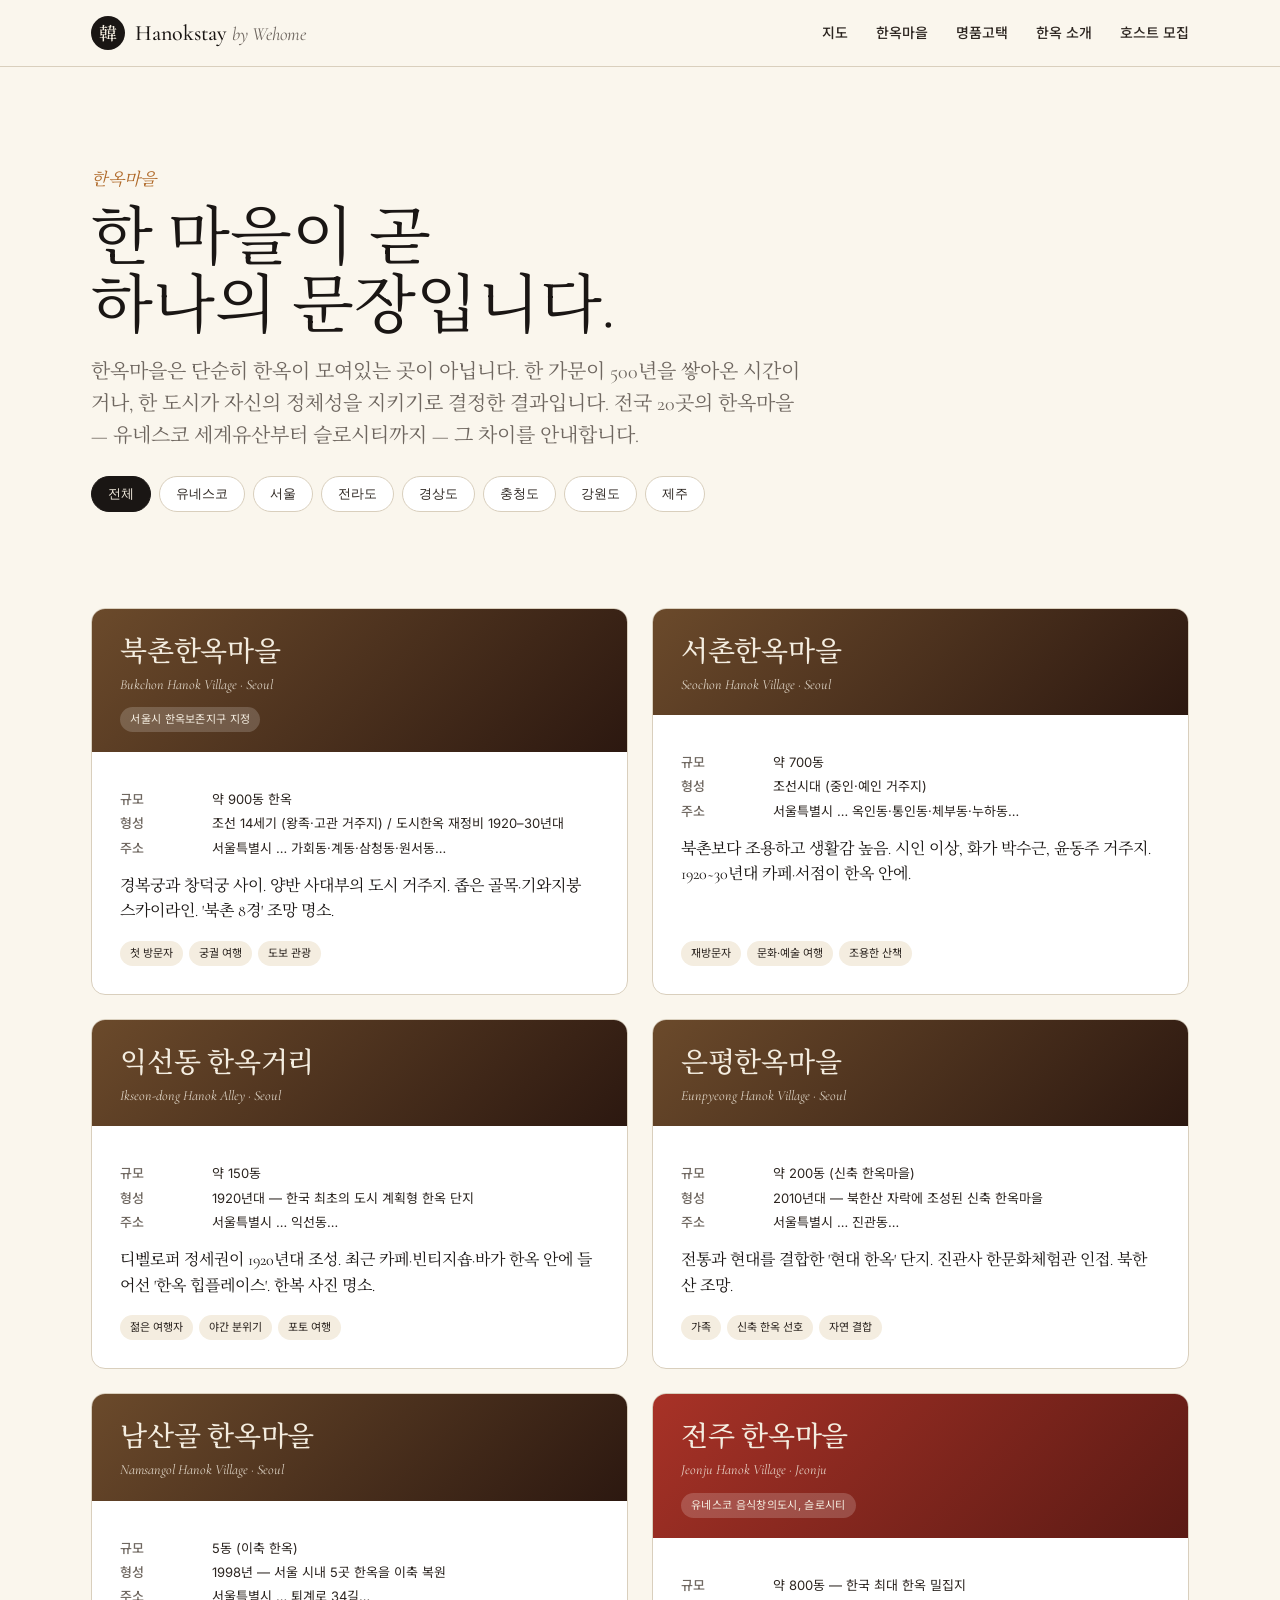
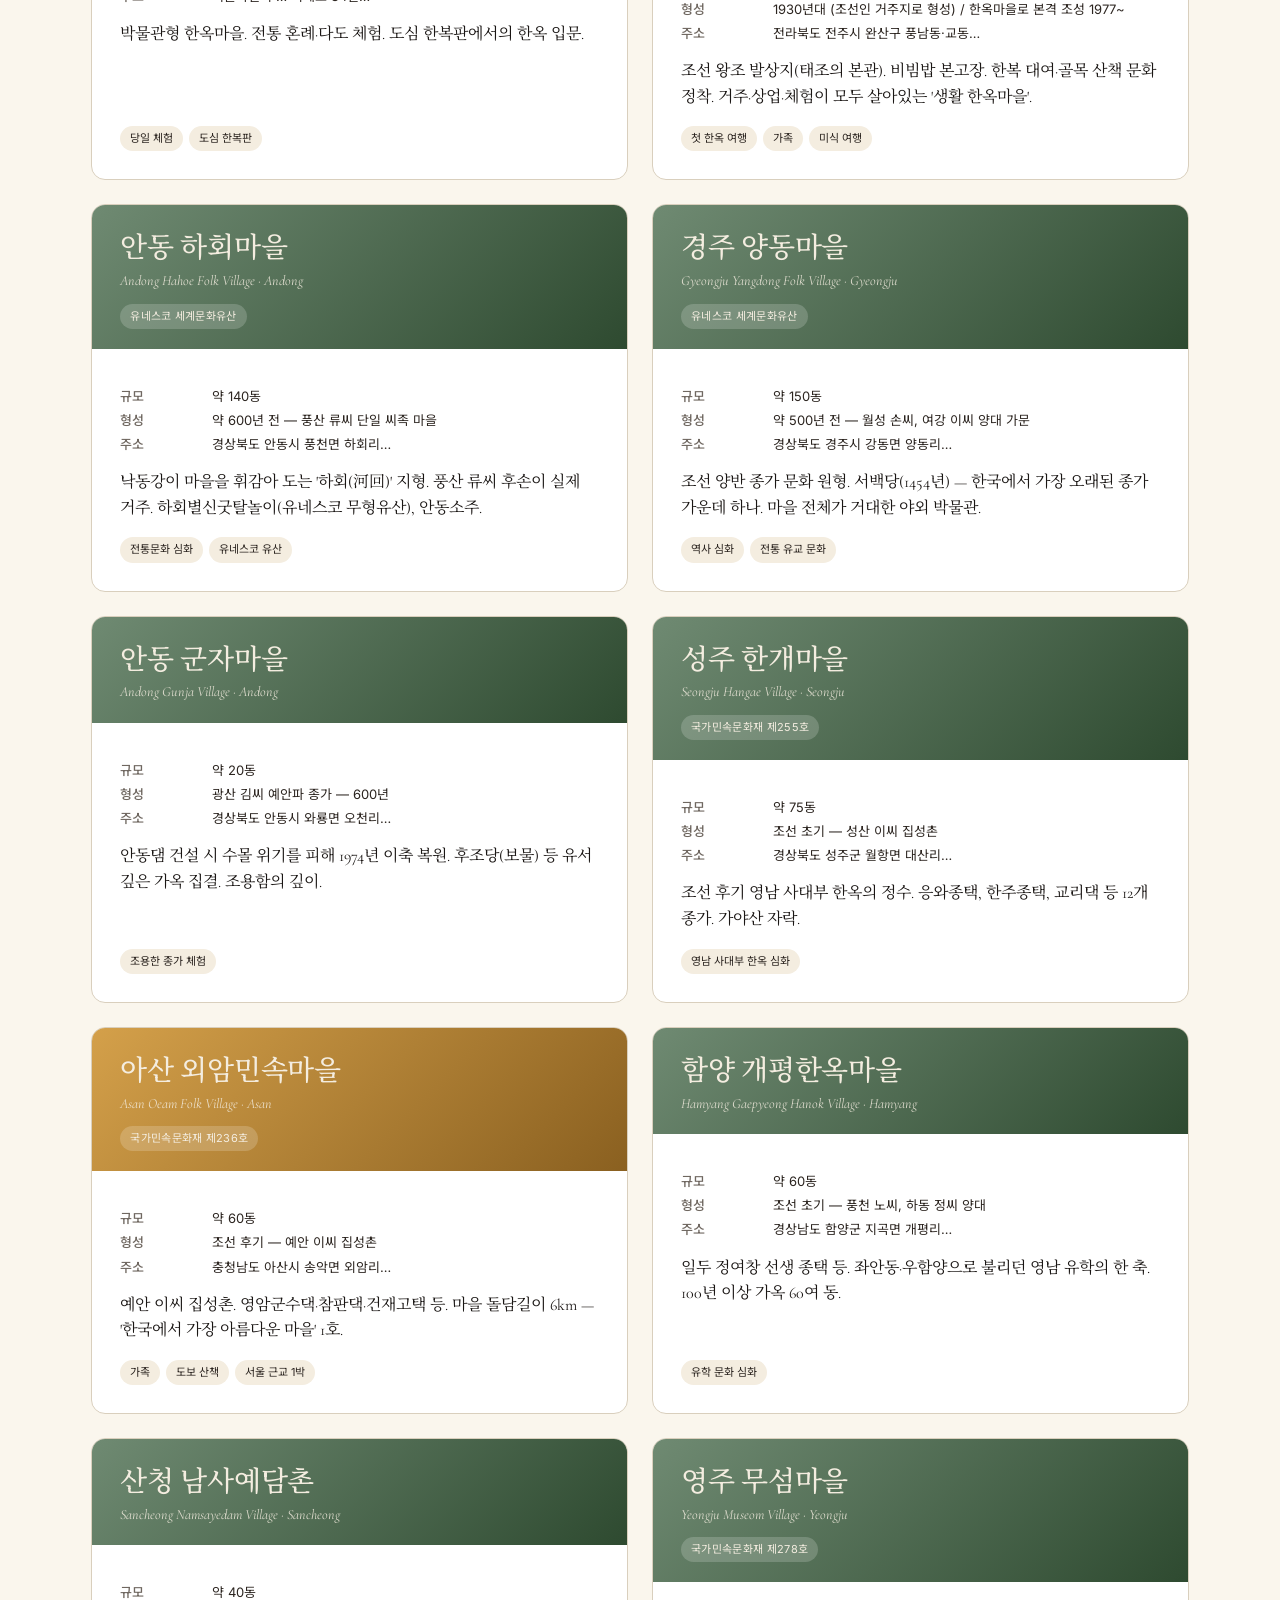
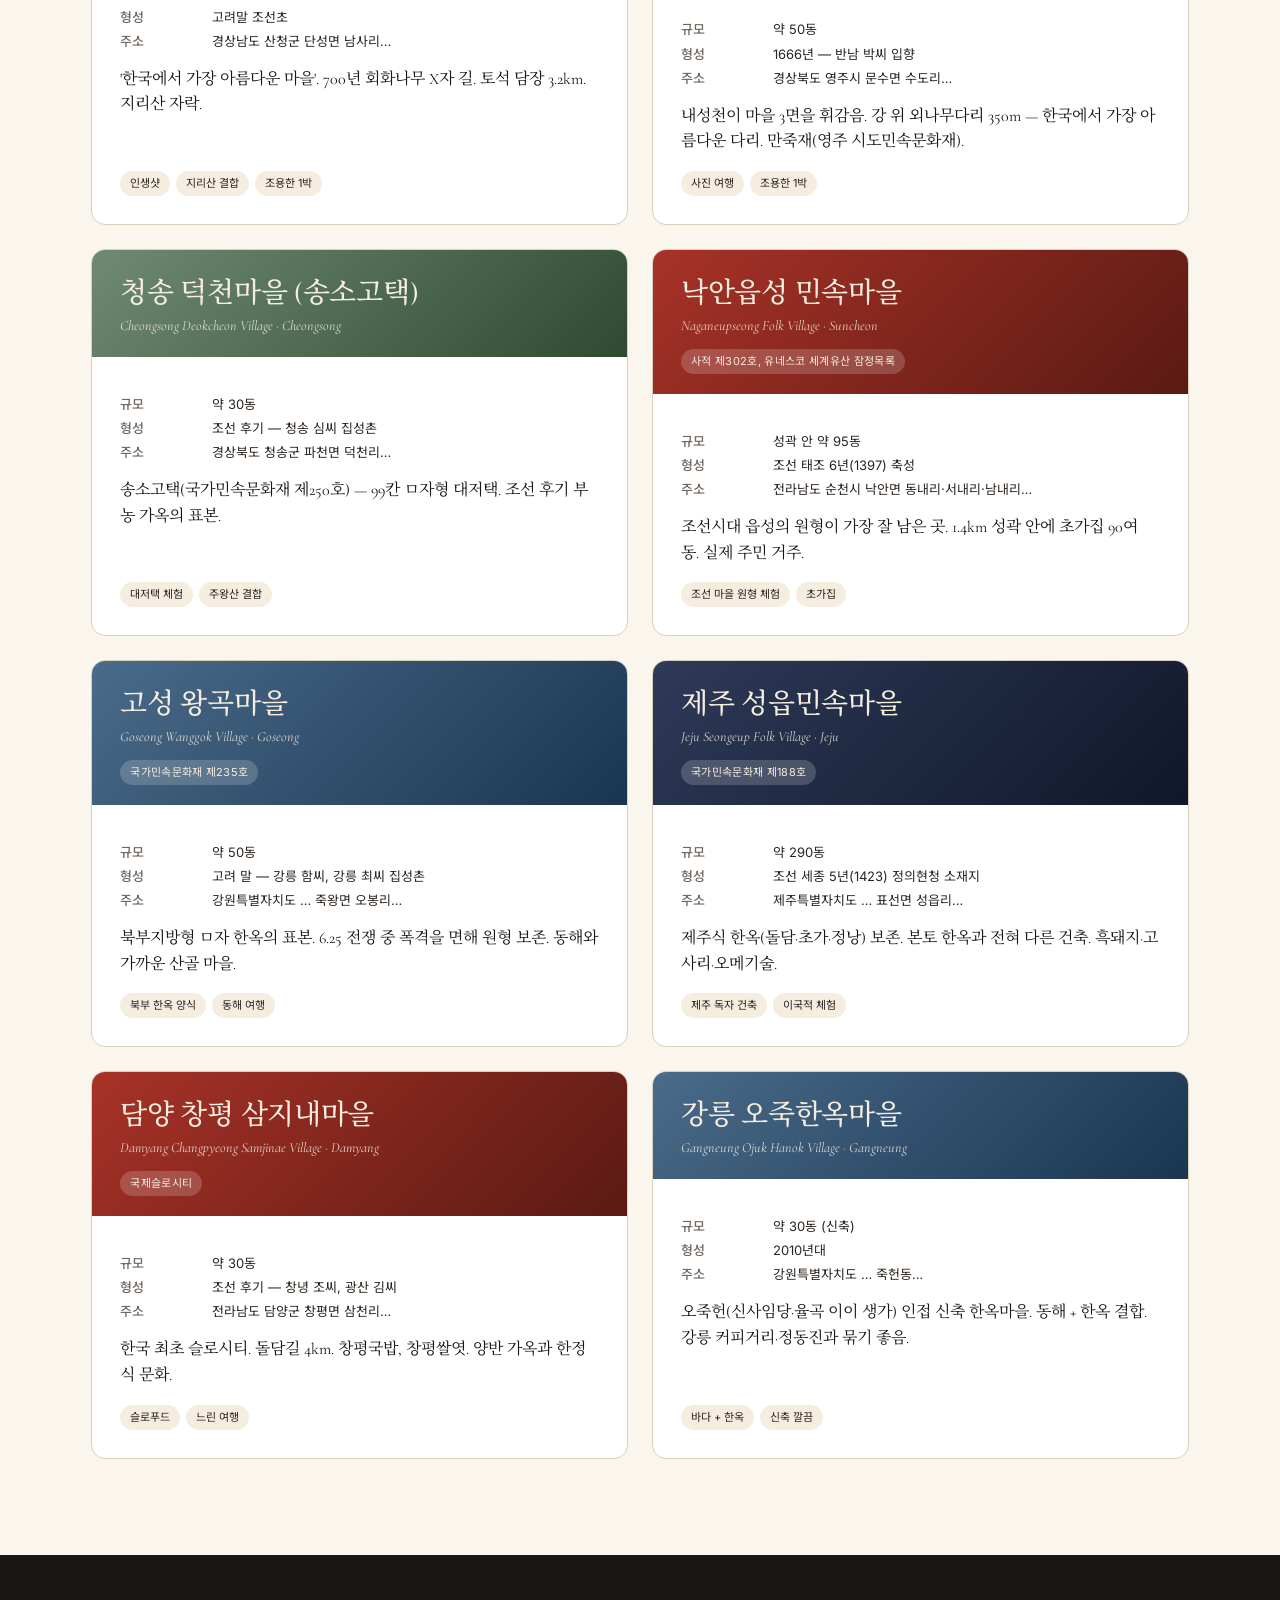
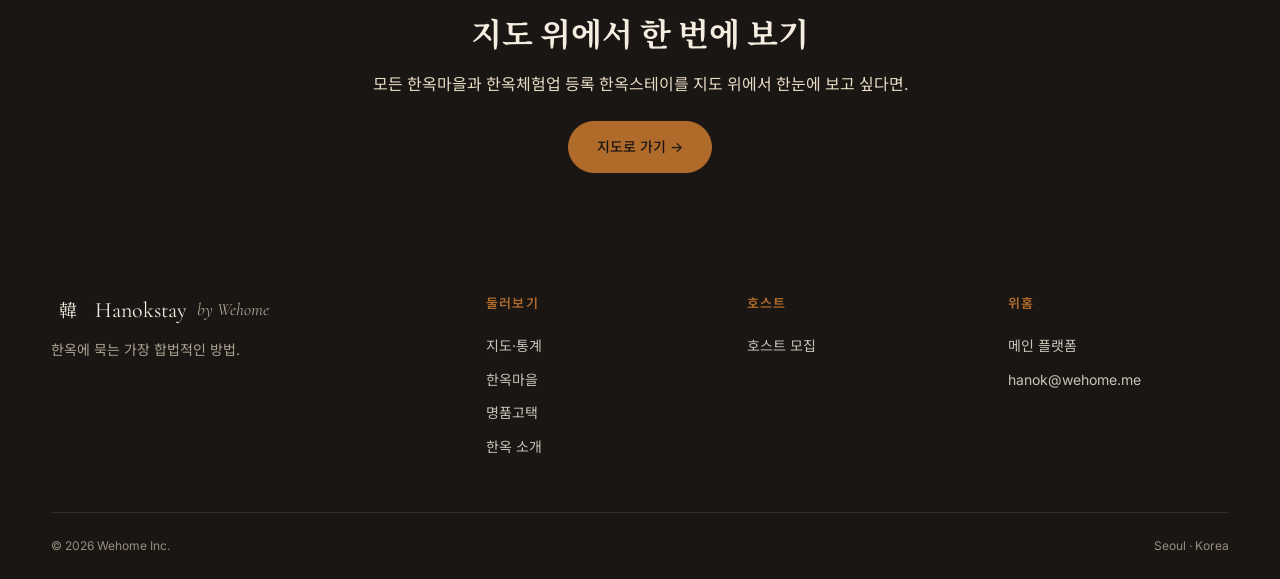
<file: villages.html>
<!DOCTYPE html>
<html lang="ko">
<head>
  <meta charset="UTF-8" />
  <meta name="viewport" content="width=device-width, initial-scale=1.0" />
  <title>한옥마을 — 전국 한옥마을 안내 | Hanokstay by Wehome</title>
  <meta name="description" content="유네스코 세계유산부터 슬로시티까지 — 전국 한옥마을 20곳의 깊이와 차이." />
  <link href="https://fonts.googleapis.com/css2?family=Cormorant+Garamond:wght@300;400;500;600&family=Inter:wght@300;400;500;600&family=Noto+Serif+KR:wght@300;400;500;600&family=Noto+Sans+KR:wght@300;400;500;600;700&display=swap" rel="stylesheet" />
  <link rel="stylesheet" href="styles.css" />
  <style>
    .village-hero{padding: 100px var(--pad) 64px; max-width: var(--maxw); margin: 0 auto;}
    .village-hero h1{font-family: var(--serif); font-weight: 400; font-size: clamp(40px, 5vw, 64px); line-height: 1.05; margin: 0 0 16px;}
    .village-hero .lede{font-family: var(--serif); font-size: 20px; color: var(--muted); max-width: 720px; line-height: 1.6;}

    .village-filter{display: flex; gap: 8px; margin: 24px 0 0; flex-wrap: wrap;}
    .village-filter button{padding: 8px 16px; border: 1px solid var(--line); background: var(--paper); border-radius: 999px; font-size: 13px; cursor: pointer; color: var(--ink-soft);}
    .village-filter button.active{background: var(--ink); color: var(--hanji); border-color: var(--ink);}

    .villages-grid{display: grid; grid-template-columns: repeat(2, 1fr); gap: 24px; max-width: var(--maxw); margin: 0 auto; padding: 32px var(--pad) 96px;}
    @media (max-width: 880px){.villages-grid{grid-template-columns: 1fr;}}

    .village-card{background: var(--paper); border: 1px solid var(--line); border-radius: 14px; overflow: hidden; display: flex; flex-direction: column; transition: transform .3s, box-shadow .3s;}
    .village-card:hover{transform: translateY(-4px); box-shadow: 0 14px 32px rgba(26,22,20,.10);}
    .village-card__head{background: linear-gradient(135deg, var(--ochre), #6b3a15); color: var(--hanji); padding: 28px 28px 20px;}
    .village-card__head h2{font-family: var(--serif); font-size: 28px; font-weight: 500; margin: 0 0 6px; line-height: 1.1;}
    .village-card__head .en{font-family: var(--serif); font-style: italic; font-size: 14px; opacity: .85;}
    .village-card__badge{display: inline-block; background: rgba(255,255,255,.18); padding: 4px 10px; border-radius: 999px; font-size: 11px; letter-spacing: .03em; margin-top: 12px;}
    .village-card__body{padding: 24px 28px 28px; flex: 1; display: flex; flex-direction: column;}
    .village-card__meta{display: grid; grid-template-columns: 80px 1fr; gap: 4px 12px; font-size: 13px; margin-bottom: 16px;}
    .village-card__meta dt{color: var(--muted); font-weight: 500;}
    .village-card__meta dd{margin: 0; color: var(--ink-soft);}
    .village-card__highlight{font-family: var(--serif); font-size: 16px; line-height: 1.6; color: var(--ink); margin: 0 0 16px;}
    .village-card__chips{display: flex; gap: 6px; flex-wrap: wrap; margin-top: auto;}
    .village-card__chip{font-size: 11px; padding: 4px 10px; background: var(--hanji); border-radius: 999px; color: var(--ink-soft);}

    /* Color variants by region cluster */
    .village-card[data-cluster="seoul"] .village-card__head{background: linear-gradient(135deg, #6b4a2b, #2c1810);}
    .village-card[data-cluster="jeolla"] .village-card__head{background: linear-gradient(135deg, #a83227, #5a1a14);}
    .village-card[data-cluster="gyeongsang"] .village-card__head{background: linear-gradient(135deg, #6f8a72, #2e4a30);}
    .village-card[data-cluster="chungcheong"] .village-card__head{background: linear-gradient(135deg, #d4a04a, #8a6020);}
    .village-card[data-cluster="gangwon"] .village-card__head{background: linear-gradient(135deg, #4a6b8a, #1a3550);}
    .village-card[data-cluster="jeju"] .village-card__head{background: linear-gradient(135deg, #2e3a59, #0f1729);}

    .map-cta{background: var(--ink); color: var(--hanji); padding: 56px var(--pad); text-align: center; margin-top: 0;}
    .map-cta h3{font-family: var(--serif); font-size: 32px; margin: 0 0 12px;}
    .map-cta p{color: var(--hanji-deep); margin: 0 0 24px; max-width: 560px; margin-left: auto; margin-right: auto;}
    .map-cta .btn--primary{background: var(--ochre); border-color: var(--ochre); color: var(--ink);}
  </style>
</head>
<body>

<header class="nav">
  <div class="nav__inner">
    <a class="nav__logo" href="index.html">
      <span class="nav__logo-mark">韓</span>
      <span class="nav__logo-text">Hanokstay <em>by Wehome</em></span>
    </a>
    <nav class="nav__links">
      <a href="map.html">지도</a>
      <a href="villages.html">한옥마을</a>
      <a href="meongpum-gotaek.html">명품고택</a>
      <a href="hanok-intro.html">한옥 소개</a>
      <a href="index.html#become-host">호스트 모집</a>
    </nav>
  </div>
</header>

<section class="village-hero">
  <p class="kicker">한옥마을</p>
  <h1>한 마을이 곧<br/>하나의 문장입니다.</h1>
  <p class="lede">한옥마을은 단순히 한옥이 모여있는 곳이 아닙니다. 한 가문이 500년을 쌓아온 시간이거나, 한 도시가 자신의 정체성을 지키기로 결정한 결과입니다. 전국 20곳의 한옥마을 — 유네스코 세계유산부터 슬로시티까지 — 그 차이를 안내합니다.</p>

  <div class="village-filter">
    <button class="active" data-filter="all">전체</button>
    <button data-filter="unesco">유네스코</button>
    <button data-filter="seoul">서울</button>
    <button data-filter="jeolla">전라도</button>
    <button data-filter="gyeongsang">경상도</button>
    <button data-filter="chungcheong">충청도</button>
    <button data-filter="gangwon">강원도</button>
    <button data-filter="jeju">제주</button>
  </div>
</section>

<div class="villages-grid" id="villages-grid"></div>

<section class="map-cta">
  <h3>지도 위에서 한 번에 보기</h3>
  <p>모든 한옥마을과 한옥체험업 등록 한옥스테이를 지도 위에서 한눈에 보고 싶다면.</p>
  <a href="map.html" class="btn btn--primary">지도로 가기 →</a>
</section>

<footer class="footer">
  <div class="footer__inner">
    <div class="footer__brand">
      <div class="footer__logo"><span class="nav__logo-mark">韓</span> Hanokstay <em>by Wehome</em></div>
      <p>한옥에 묵는 가장 합법적인 방법.</p>
    </div>
    <div class="footer__cols">
      <div>
        <h4>둘러보기</h4>
        <a href="map.html">지도·통계</a>
        <a href="villages.html">한옥마을</a>
        <a href="meongpum-gotaek.html">명품고택</a>
        <a href="hanok-intro.html">한옥 소개</a>
      </div>
      <div>
        <h4>호스트</h4>
        <a href="index.html#become-host">호스트 모집</a>
      </div>
      <div>
        <h4>위홈</h4>
        <a href="https://wehome.me">메인 플랫폼</a>
        <a href="mailto:hanok@wehome.me">hanok@wehome.me</a>
      </div>
    </div>
  </div>
  <div class="footer__bottom">
    <span>© 2026 Wehome Inc.</span>
    <span>Seoul · Korea</span>
  </div>
</footer>

<script>
const REGION_TO_CLUSTER = {
  "Seoul": "seoul",
  "Jeonju": "jeolla", "Suncheon": "jeolla", "Damyang": "jeolla",
  "Andong": "gyeongsang", "Gyeongju": "gyeongsang", "Seongju": "gyeongsang",
  "Yeongju": "gyeongsang", "Hamyang": "gyeongsang", "Sancheong": "gyeongsang",
  "Cheongsong": "gyeongsang",
  "Asan": "chungcheong",
  "Gangneung": "gangwon", "Goseong": "gangwon",
  "Jeju": "jeju",
};

async function loadVillages() {
  const res = await fetch('data/villages.json');
  const data = await res.json();
  renderVillages(data.villages);
  bindFilter(data.villages);
}

function clusterOf(v) {
  return REGION_TO_CLUSTER[v.city] || 'gyeongsang';
}

function renderVillages(villages) {
  const html = villages.map(v => {
    const cluster = clusterOf(v);
    const isUnesco = v.designation && v.designation.includes('유네스코');
    return `
    <article class="village-card" data-cluster="${cluster}" data-id="${v.id}">
      <div class="village-card__head">
        <h2>${v.name_ko}</h2>
        <div class="en">${v.name_en} · ${v.city}</div>
        ${v.designation ? `<span class="village-card__badge">${v.designation.split('(')[0].trim()}</span>` : ''}
      </div>
      <div class="village-card__body">
        <dl class="village-card__meta">
          <dt>규모</dt><dd>${v.scale || '—'}</dd>
          <dt>형성</dt><dd>${v.founded || '—'}</dd>
          <dt>주소</dt><dd>${v.address.replace(/(특별시|광역시|특별자치도|특별자치시).*?(시|군|구)/, '$1 …').slice(0, 40)}…</dd>
        </dl>
        <p class="village-card__highlight">${v.highlight}</p>
        <div class="village-card__chips">
          ${(v.best_for || []).map(t => `<span class="village-card__chip">${t}</span>`).join('')}
        </div>
      </div>
    </article>`;
  }).join('');
  document.getElementById('villages-grid').innerHTML = html;
}

function bindFilter(villages) {
  document.querySelectorAll('.village-filter button').forEach(btn => {
    btn.addEventListener('click', () => {
      document.querySelectorAll('.village-filter button').forEach(b => b.classList.remove('active'));
      btn.classList.add('active');
      const f = btn.dataset.filter;
      const filtered = f === 'all'
        ? villages
        : f === 'unesco'
          ? villages.filter(v => v.designation && v.designation.includes('유네스코'))
          : villages.filter(v => clusterOf(v) === f);
      renderVillages(filtered);
    });
  });
}

loadVillages();
</script>
</body>
</html>
</file>
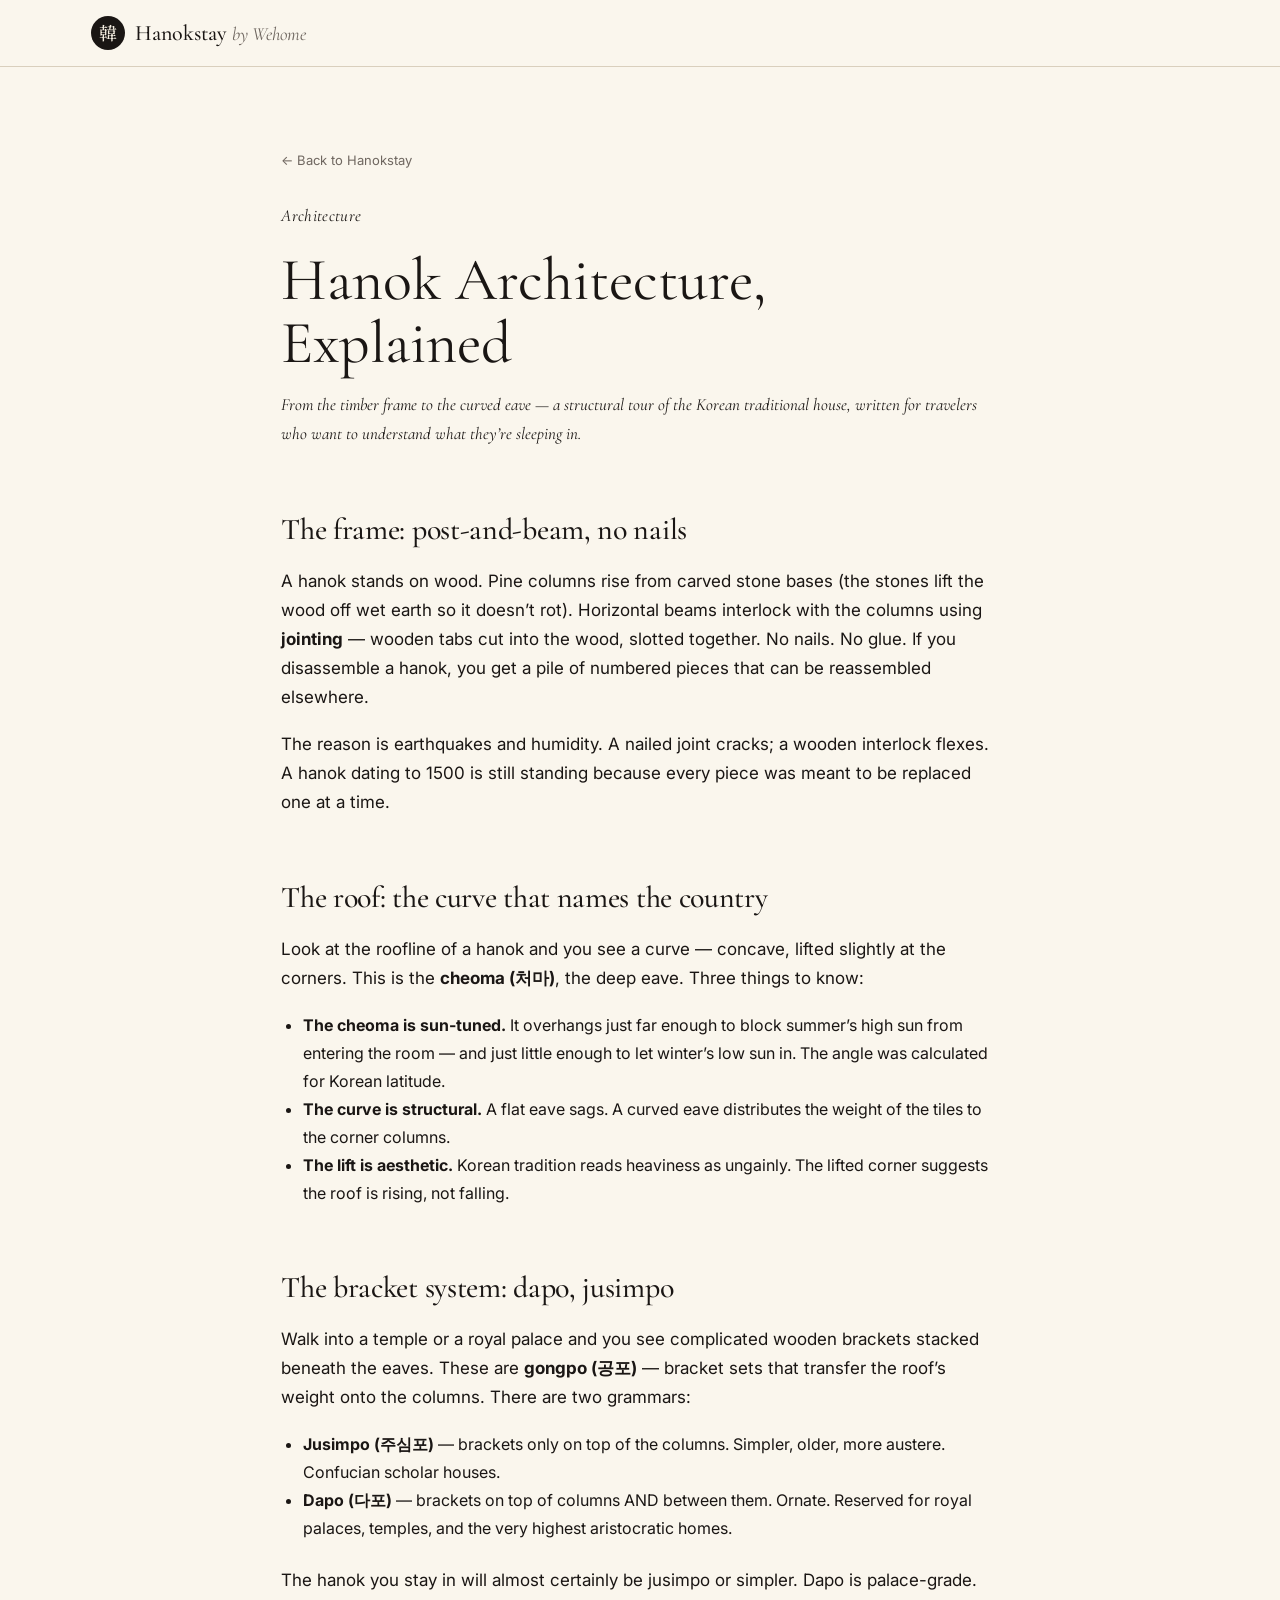
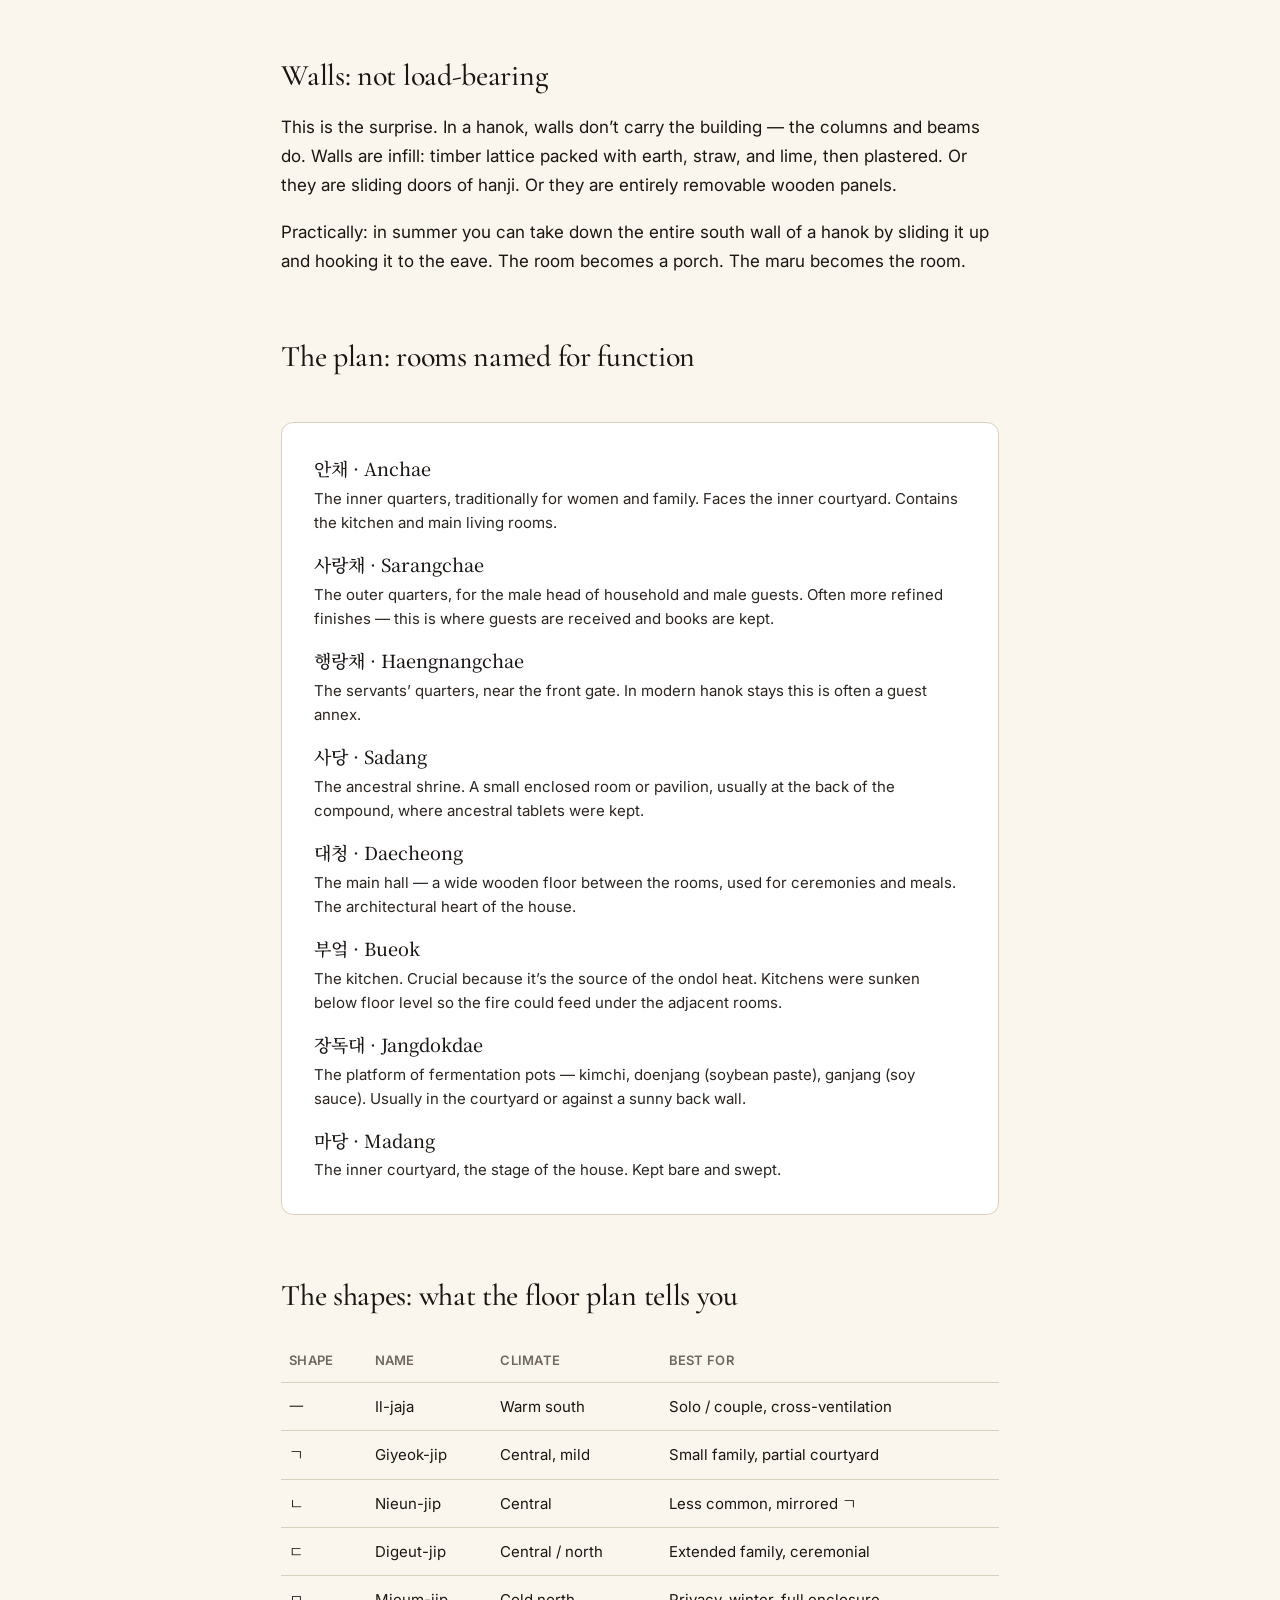
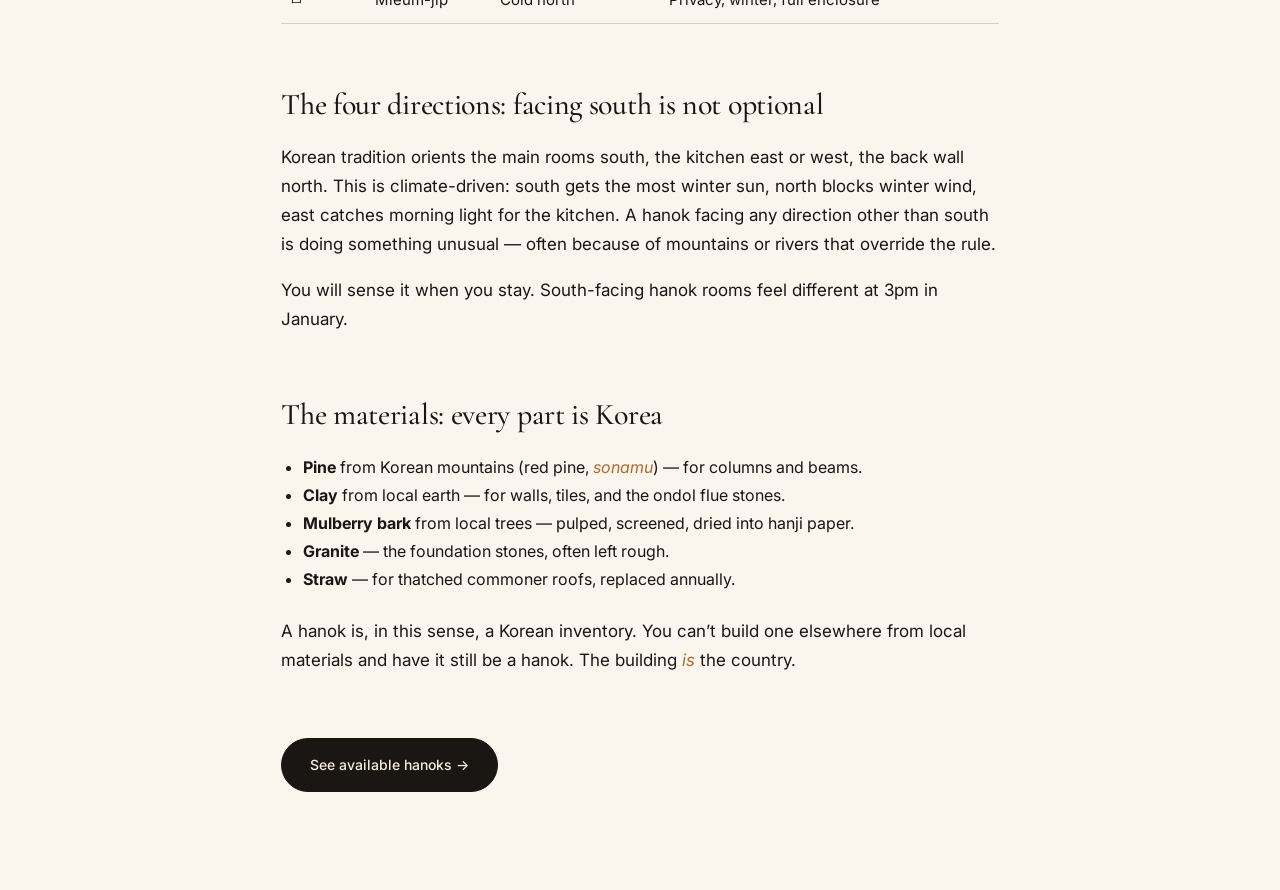
<file: content/architecture-en.html>
<!DOCTYPE html>
<html lang="en">
<head>
  <meta charset="UTF-8" />
  <meta name="viewport" content="width=device-width, initial-scale=1.0" />
  <title>Hanok Architecture, Explained | Hanokstay by Wehome</title>
  <link href="https://fonts.googleapis.com/css2?family=Cormorant+Garamond:wght@300;400;500;600&family=Inter:wght@300;400;500;600&family=Noto+Serif+KR:wght@300;400;500;600&display=swap" rel="stylesheet" />
  <link rel="stylesheet" href="../styles.css" />
  <style>
    .article{max-width: 820px; margin: 0 auto; padding: 80px var(--pad);}
    .article h1{font-family: var(--serif); font-weight: 400; font-size: clamp(40px, 5vw, 60px); line-height: 1.05; margin: 0 0 16px;}
    .article__lede{font-family: var(--serif); font-size: 21px; color: var(--muted); font-style: italic; margin: 0 0 48px; line-height: 1.55;}
    .article h2{font-family: var(--serif); font-weight: 500; font-size: 30px; margin: 64px 0 20px; line-height: 1.15;}
    .article h3{font-family: var(--serif-kr); font-weight: 500; font-size: 21px; margin: 32px 0 12px;}
    .article p{font-size: 17px; line-height: 1.7; color: var(--ink); margin: 0 0 18px;}
    .article ul{font-size: 16px; line-height: 1.75; padding-left: 22px; margin: 0 0 24px;}
    .glossary{background: var(--paper); border: 1px solid var(--line); border-radius: 12px; padding: 32px; margin: 48px 0;}
    .glossary dt{font-family: var(--serif-kr); font-size: 18px; font-weight: 500; color: var(--ink); margin-top: 16px;}
    .glossary dt:first-child{margin-top: 0;}
    .glossary dd{margin: 4px 0 0 0; font-size: 15px; color: var(--ink-soft); line-height: 1.6;}
    .back{display: inline-block; margin-bottom: 32px; font-family: var(--sans); font-size: 13px; color: var(--muted);}
    .back:hover{color: var(--ochre);}
    .compare{width: 100%; border-collapse: collapse; margin: 24px 0; font-size: 15px;}
    .compare th, .compare td{border-bottom: 1px solid var(--line); padding: 12px 8px; text-align: left;}
    .compare th{font-family: var(--sans); font-weight: 600; font-size: 13px; color: var(--muted); letter-spacing: .02em; text-transform: uppercase;}
  </style>
</head>
<body>

<header class="nav">
  <div class="nav__inner">
    <a class="nav__logo" href="../index.html">
      <span class="nav__logo-mark">韓</span>
      <span class="nav__logo-text">Hanokstay <em>by Wehome</em></span>
    </a>
  </div>
</header>

<article class="article">
  <a href="../index.html" class="back">← Back to Hanokstay</a>

  <p class="kicker">Architecture</p>
  <h1>Hanok Architecture, Explained</h1>
  <p class="article__lede">From the timber frame to the curved eave — a structural tour of the Korean traditional house, written for travelers who want to understand what they&rsquo;re sleeping in.</p>

  <h2>The frame: post-and-beam, no nails</h2>
  <p>A hanok stands on wood. Pine columns rise from carved stone bases (the stones lift the wood off wet earth so it doesn&rsquo;t rot). Horizontal beams interlock with the columns using <strong>jointing</strong> — wooden tabs cut into the wood, slotted together. No nails. No glue. If you disassemble a hanok, you get a pile of numbered pieces that can be reassembled elsewhere.</p>
  <p>The reason is earthquakes and humidity. A nailed joint cracks; a wooden interlock flexes. A hanok dating to 1500 is still standing because every piece was meant to be replaced one at a time.</p>

  <h2>The roof: the curve that names the country</h2>
  <p>Look at the roofline of a hanok and you see a curve — concave, lifted slightly at the corners. This is the <strong>cheoma (처마)</strong>, the deep eave. Three things to know:</p>
  <ul>
    <li><strong>The cheoma is sun-tuned.</strong> It overhangs just far enough to block summer&rsquo;s high sun from entering the room — and just little enough to let winter&rsquo;s low sun in. The angle was calculated for Korean latitude.</li>
    <li><strong>The curve is structural.</strong> A flat eave sags. A curved eave distributes the weight of the tiles to the corner columns.</li>
    <li><strong>The lift is aesthetic.</strong> Korean tradition reads heaviness as ungainly. The lifted corner suggests the roof is rising, not falling.</li>
  </ul>

  <h2>The bracket system: dapo, jusimpo</h2>
  <p>Walk into a temple or a royal palace and you see complicated wooden brackets stacked beneath the eaves. These are <strong>gongpo (공포)</strong> — bracket sets that transfer the roof&rsquo;s weight onto the columns. There are two grammars:</p>
  <ul>
    <li><strong>Jusimpo (주심포)</strong> — brackets only on top of the columns. Simpler, older, more austere. Confucian scholar houses.</li>
    <li><strong>Dapo (다포)</strong> — brackets on top of columns AND between them. Ornate. Reserved for royal palaces, temples, and the very highest aristocratic homes.</li>
  </ul>
  <p>The hanok you stay in will almost certainly be jusimpo or simpler. Dapo is palace-grade.</p>

  <h2>Walls: not load-bearing</h2>
  <p>This is the surprise. In a hanok, walls don&rsquo;t carry the building — the columns and beams do. Walls are infill: timber lattice packed with earth, straw, and lime, then plastered. Or they are sliding doors of hanji. Or they are entirely removable wooden panels.</p>
  <p>Practically: in summer you can take down the entire south wall of a hanok by sliding it up and hooking it to the eave. The room becomes a porch. The maru becomes the room.</p>

  <h2>The plan: rooms named for function</h2>

  <div class="glossary">
    <dt>안채 · Anchae</dt>
    <dd>The inner quarters, traditionally for women and family. Faces the inner courtyard. Contains the kitchen and main living rooms.</dd>

    <dt>사랑채 · Sarangchae</dt>
    <dd>The outer quarters, for the male head of household and male guests. Often more refined finishes — this is where guests are received and books are kept.</dd>

    <dt>행랑채 · Haengnangchae</dt>
    <dd>The servants&rsquo; quarters, near the front gate. In modern hanok stays this is often a guest annex.</dd>

    <dt>사당 · Sadang</dt>
    <dd>The ancestral shrine. A small enclosed room or pavilion, usually at the back of the compound, where ancestral tablets were kept.</dd>

    <dt>대청 · Daecheong</dt>
    <dd>The main hall — a wide wooden floor between the rooms, used for ceremonies and meals. The architectural heart of the house.</dd>

    <dt>부엌 · Bueok</dt>
    <dd>The kitchen. Crucial because it&rsquo;s the source of the ondol heat. Kitchens were sunken below floor level so the fire could feed under the adjacent rooms.</dd>

    <dt>장독대 · Jangdokdae</dt>
    <dd>The platform of fermentation pots — kimchi, doenjang (soybean paste), ganjang (soy sauce). Usually in the courtyard or against a sunny back wall.</dd>

    <dt>마당 · Madang</dt>
    <dd>The inner courtyard, the stage of the house. Kept bare and swept.</dd>
  </div>

  <h2>The shapes: what the floor plan tells you</h2>

  <table class="compare">
    <thead>
      <tr>
        <th>Shape</th>
        <th>Name</th>
        <th>Climate</th>
        <th>Best for</th>
      </tr>
    </thead>
    <tbody>
      <tr><td>一</td><td>Il-jaja</td><td>Warm south</td><td>Solo / couple, cross-ventilation</td></tr>
      <tr><td>ㄱ</td><td>Giyeok-jip</td><td>Central, mild</td><td>Small family, partial courtyard</td></tr>
      <tr><td>ㄴ</td><td>Nieun-jip</td><td>Central</td><td>Less common, mirrored ㄱ</td></tr>
      <tr><td>ㄷ</td><td>Digeut-jip</td><td>Central / north</td><td>Extended family, ceremonial</td></tr>
      <tr><td>ㅁ</td><td>Mieum-jip</td><td>Cold north</td><td>Privacy, winter, full enclosure</td></tr>
    </tbody>
  </table>

  <h2>The four directions: facing south is not optional</h2>
  <p>Korean tradition orients the main rooms south, the kitchen east or west, the back wall north. This is climate-driven: south gets the most winter sun, north blocks winter wind, east catches morning light for the kitchen. A hanok facing any direction other than south is doing something unusual — often because of mountains or rivers that override the rule.</p>
  <p>You will sense it when you stay. South-facing hanok rooms feel different at 3pm in January.</p>

  <h2>The materials: every part is Korea</h2>
  <ul>
    <li><strong>Pine</strong> from Korean mountains (red pine, <em>sonamu</em>) — for columns and beams.</li>
    <li><strong>Clay</strong> from local earth — for walls, tiles, and the ondol flue stones.</li>
    <li><strong>Mulberry bark</strong> from local trees — pulped, screened, dried into hanji paper.</li>
    <li><strong>Granite</strong> — the foundation stones, often left rough.</li>
    <li><strong>Straw</strong> — for thatched commoner roofs, replaced annually.</li>
  </ul>
  <p>A hanok is, in this sense, a Korean inventory. You can&rsquo;t build one elsewhere from local materials and have it still be a hanok. The building <em>is</em> the country.</p>

  <p style="margin-top: 64px;"><a href="../index.html" class="btn btn--primary">See available hanoks →</a></p>
</article>

</body>
</html>
</file>
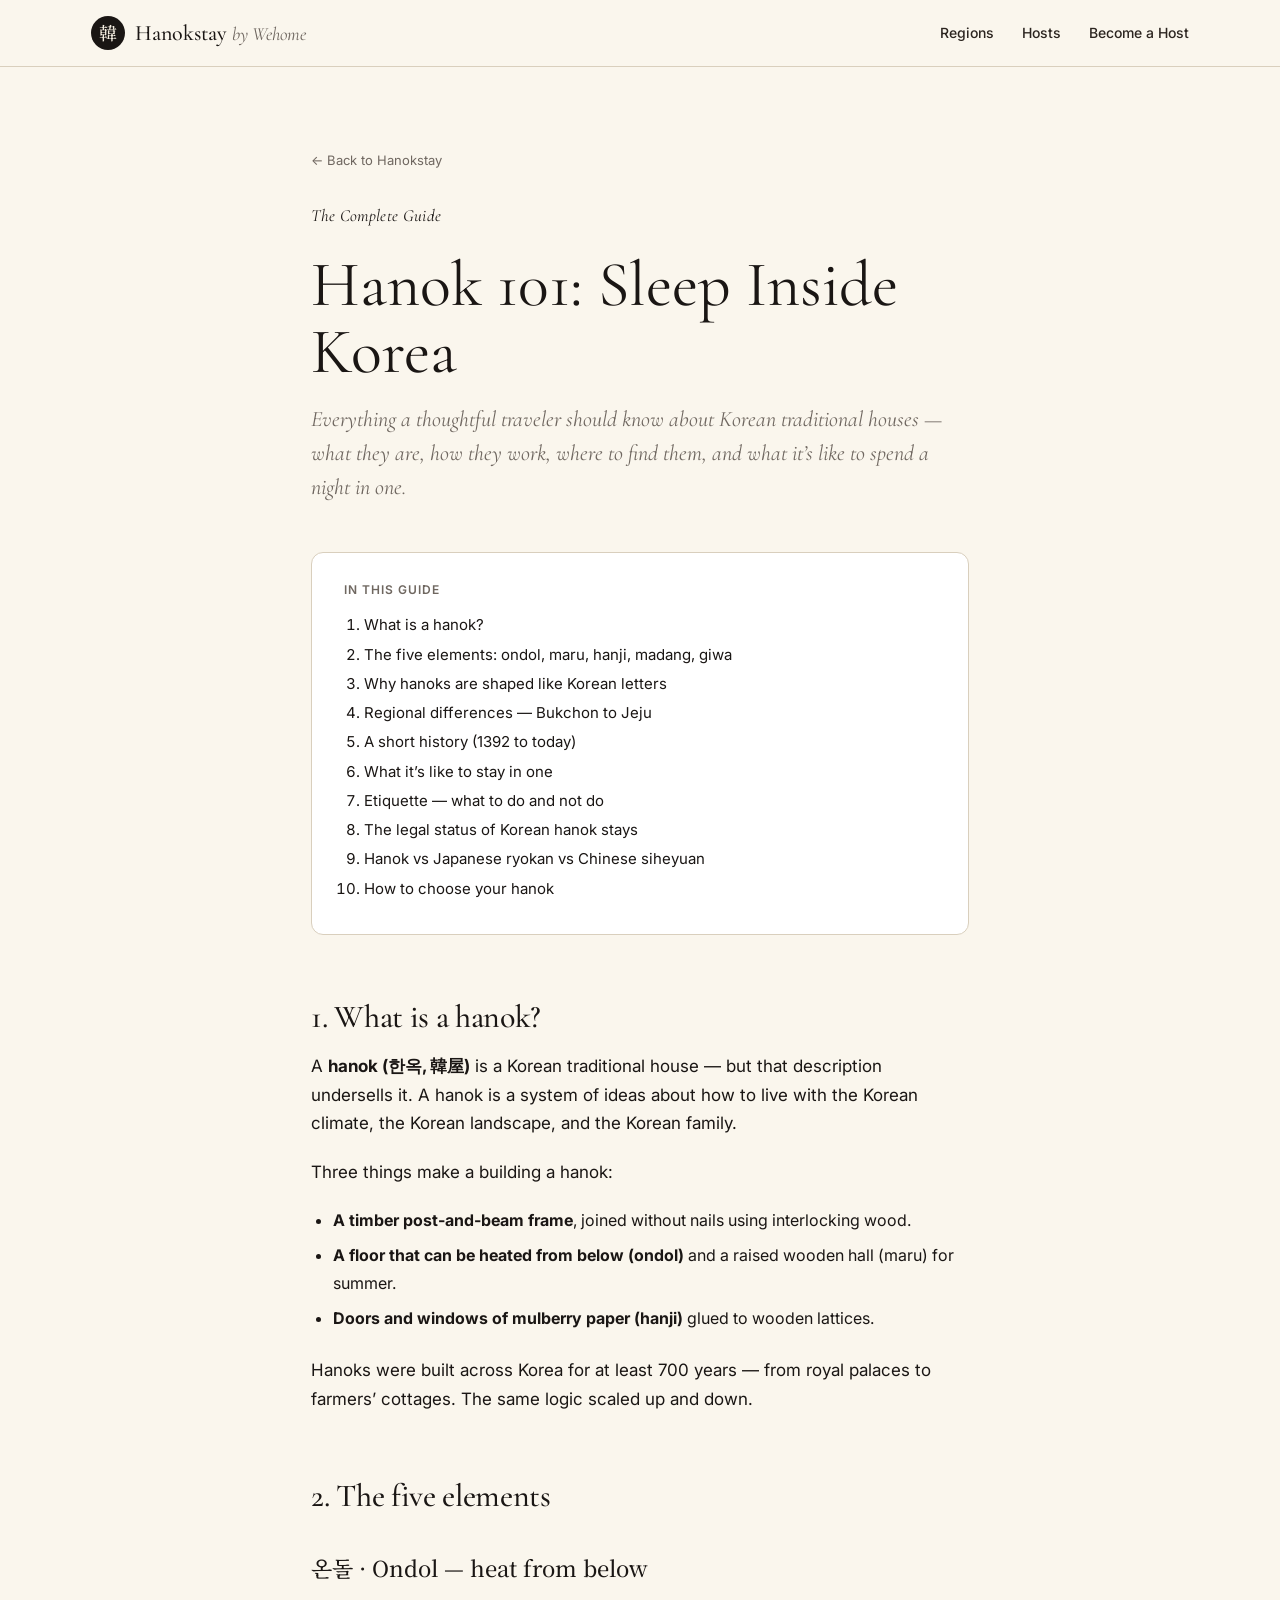
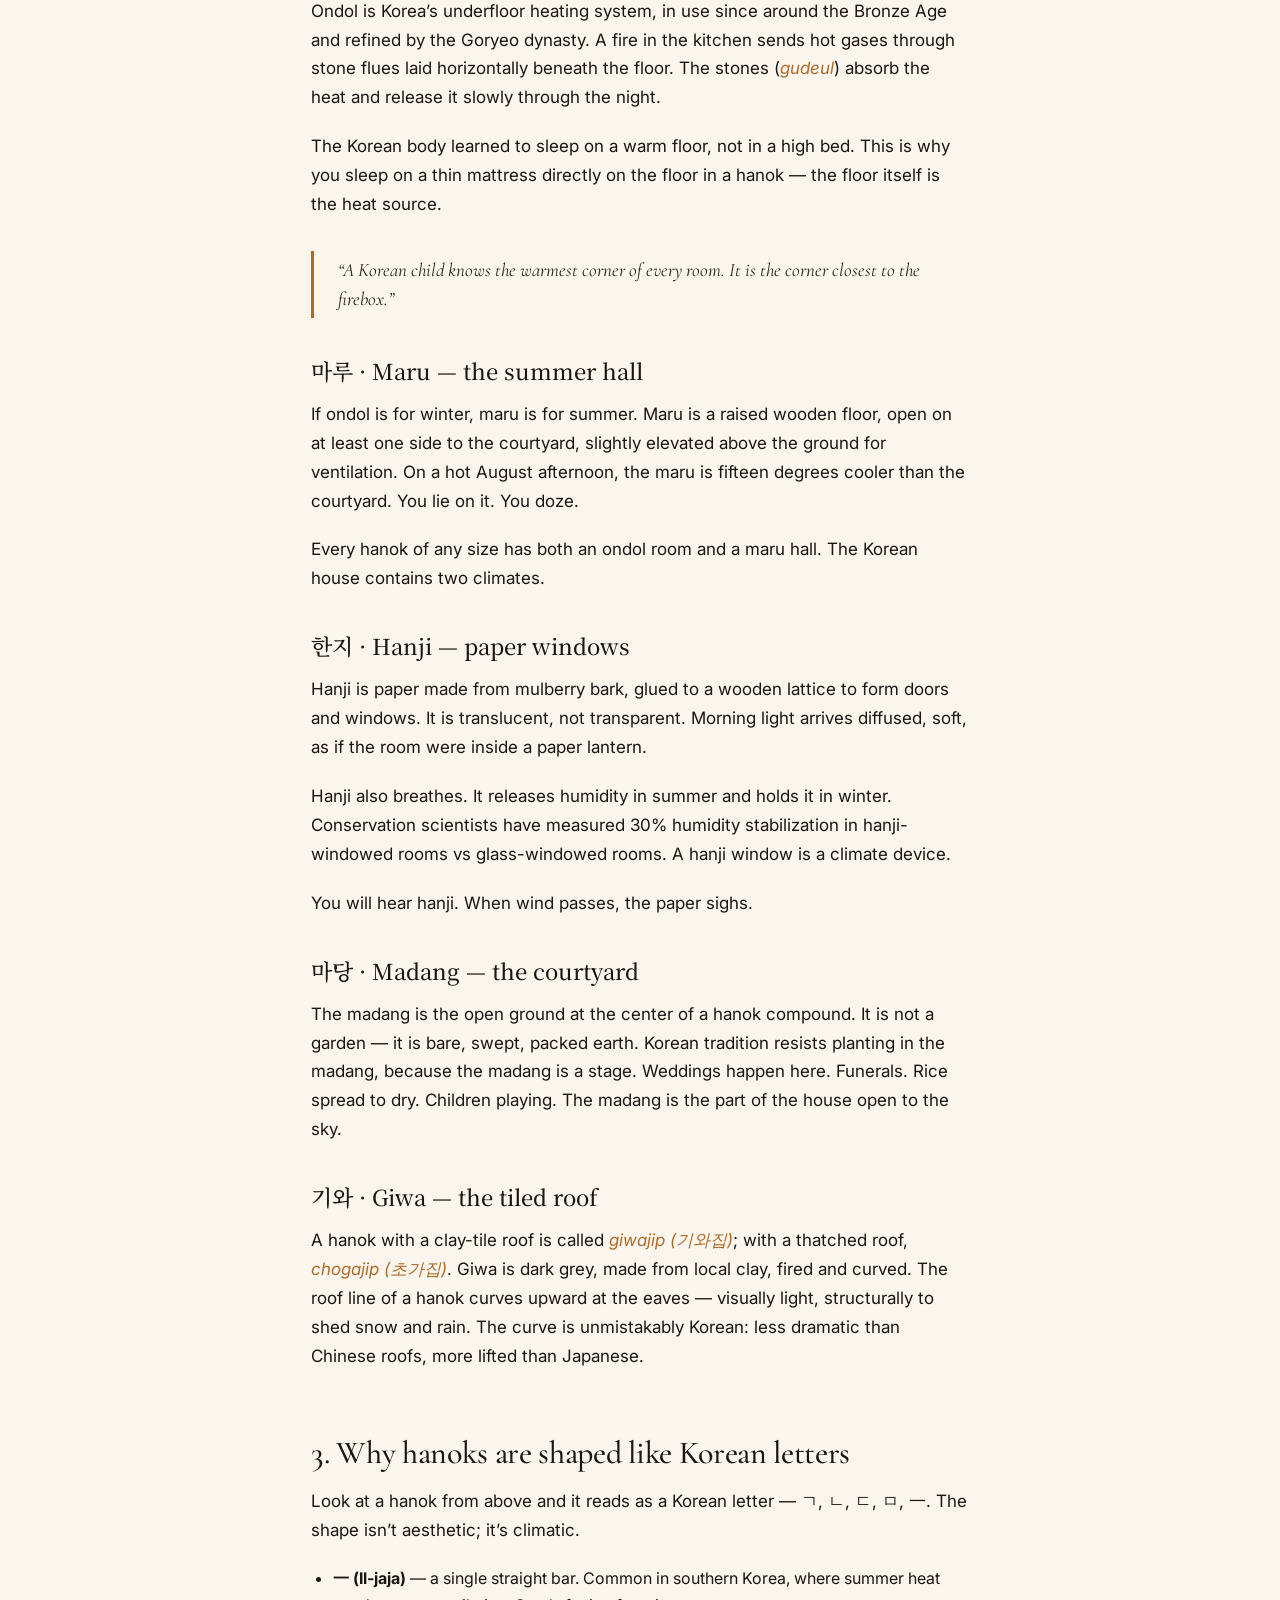
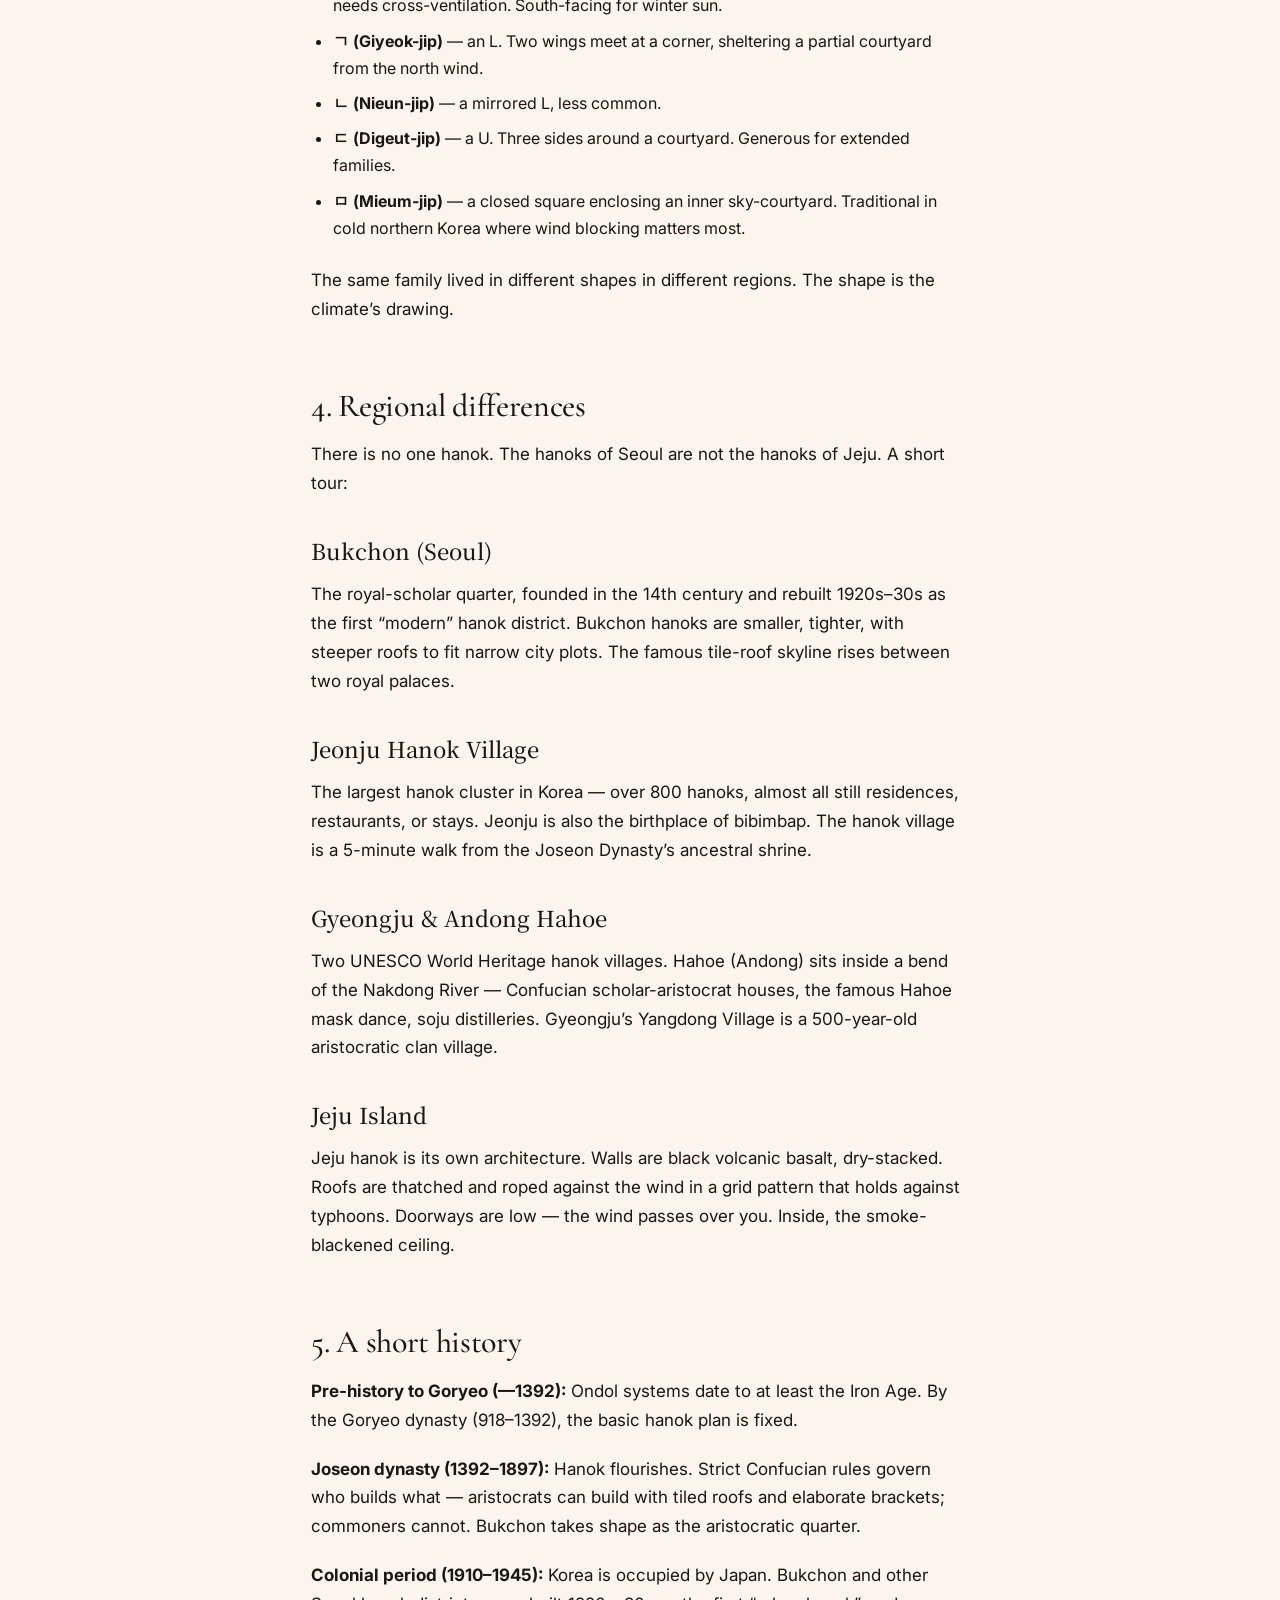
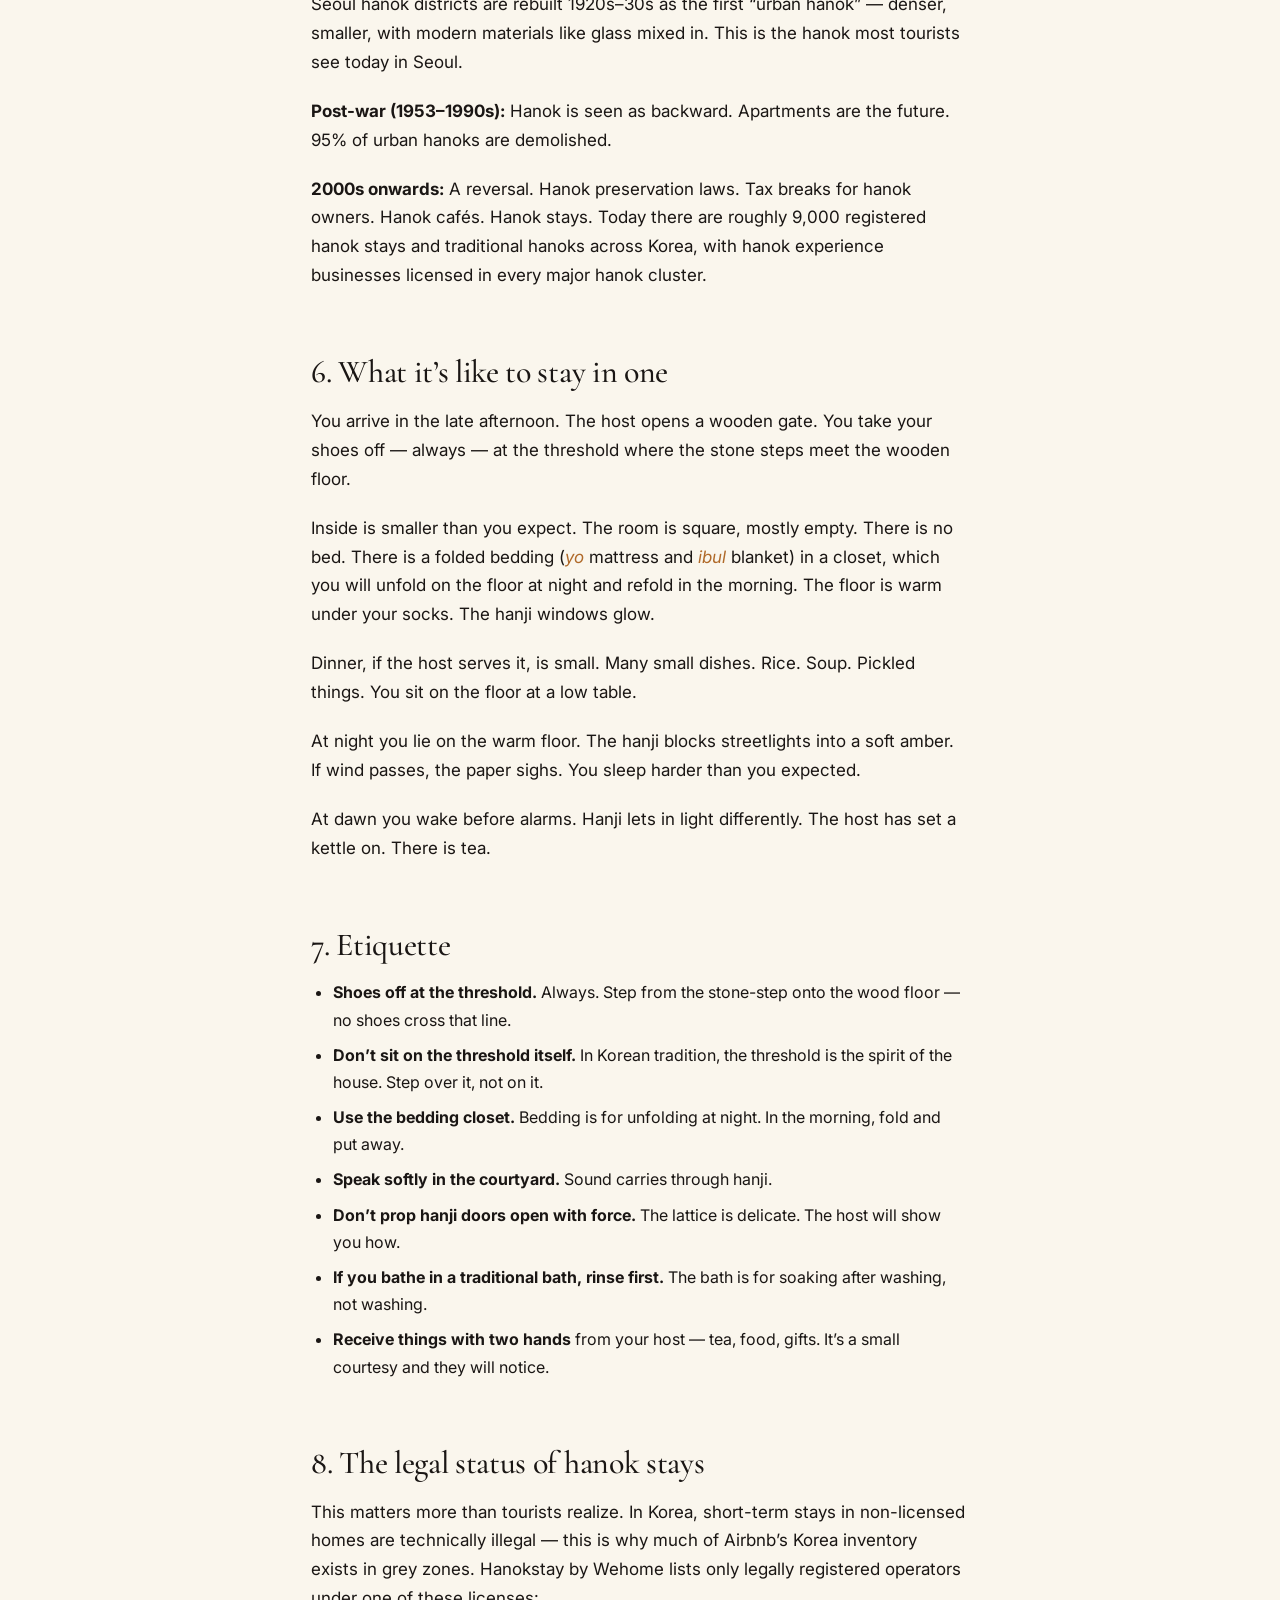
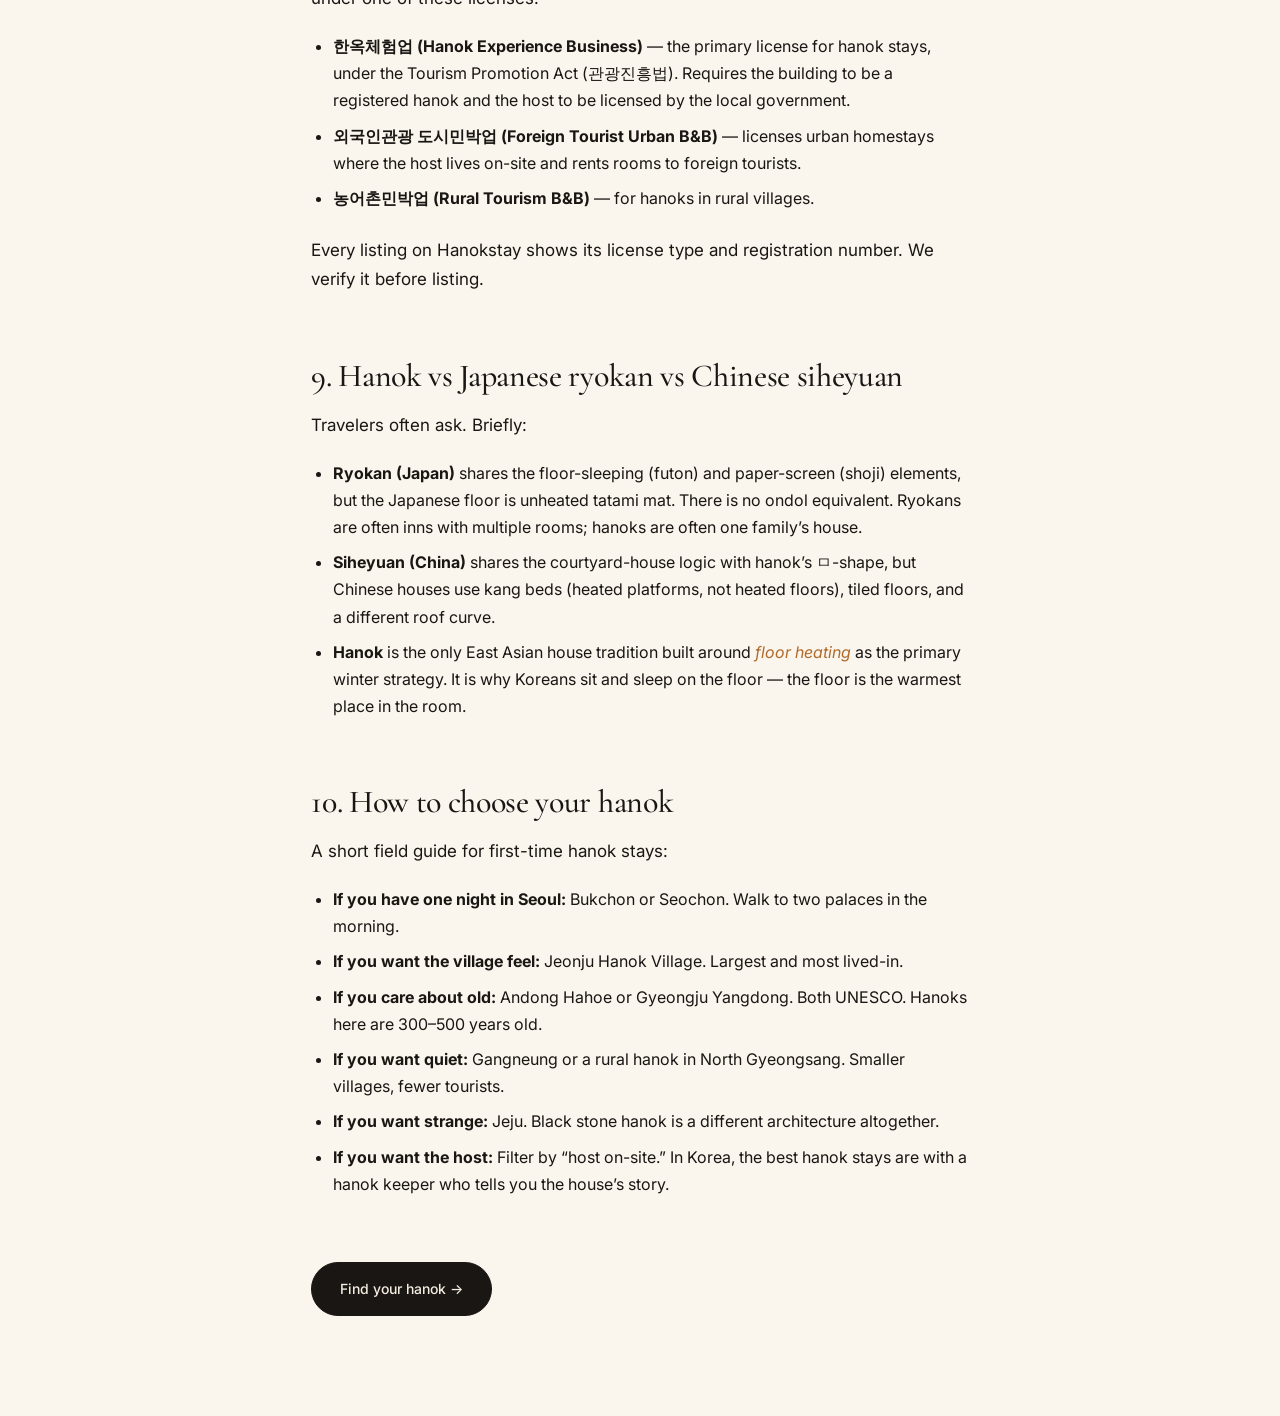
<file: content/hanok-guide-en.html>
<!DOCTYPE html>
<html lang="en">
<head>
  <meta charset="UTF-8" />
  <meta name="viewport" content="width=device-width, initial-scale=1.0" />
  <title>Hanok 101 — A Complete Guide to Korean Traditional Houses | Hanokstay by Wehome</title>
  <meta name="description" content="The complete English guide to hanok — Korean traditional architecture. Ondol, maru, hanji, madang, regional variations, history, and how to stay in one." />
  <link rel="preconnect" href="https://fonts.googleapis.com" />
  <link href="https://fonts.googleapis.com/css2?family=Cormorant+Garamond:wght@300;400;500;600&family=Inter:wght@300;400;500;600&family=Noto+Serif+KR:wght@300;400;500;600&display=swap" rel="stylesheet" />
  <link rel="stylesheet" href="../styles.css" />
  <style>
    .article{max-width: 760px; margin: 0 auto; padding: 80px var(--pad);}
    .article h1{font-family: var(--serif); font-weight: 400; font-size: clamp(40px, 5vw, 64px); line-height: 1.05; margin: 0 0 16px;}
    .article .article__lede{font-family: var(--serif); font-size: 22px; color: var(--muted); font-style: italic; margin: 0 0 48px; line-height: 1.55;}
    .article h2{font-family: var(--serif); font-weight: 500; font-size: 32px; margin: 64px 0 16px; line-height: 1.15;}
    .article h3{font-family: var(--serif-kr); font-weight: 500; font-size: 22px; margin: 36px 0 12px;}
    .article p{font-size: 17px; line-height: 1.7; color: var(--ink); margin: 0 0 20px;}
    .article ul{font-size: 16px; line-height: 1.7; padding-left: 22px; margin: 0 0 24px;}
    .article li{margin-bottom: 8px;}
    .article blockquote{border-left: 3px solid var(--ochre); margin: 32px 0; padding: 4px 0 4px 24px; font-family: var(--serif); font-style: italic; font-size: 19px; color: var(--ink-soft);}
    .toc{background: var(--paper); border: 1px solid var(--line); border-radius: 12px; padding: 28px 32px; margin: 48px 0;}
    .toc h4{margin: 0 0 14px; font-family: var(--sans); font-size: 12px; font-weight: 600; letter-spacing: .08em; text-transform: uppercase; color: var(--muted);}
    .toc ol{margin: 0; padding-left: 20px; font-size: 15px;}
    .toc li{margin-bottom: 6px;}
    .toc a{color: var(--ink); border-bottom: 1px solid transparent; transition: border-color .2s;}
    .toc a:hover{border-bottom-color: var(--ochre);}
    .back{display: inline-block; margin-bottom: 32px; font-family: var(--sans); font-size: 13px; color: var(--muted);}
    .back:hover{color: var(--ochre);}
  </style>
</head>
<body>

<header class="nav">
  <div class="nav__inner">
    <a class="nav__logo" href="../index.html">
      <span class="nav__logo-mark">韓</span>
      <span class="nav__logo-text">Hanokstay <em>by Wehome</em></span>
    </a>
    <nav class="nav__links">
      <a href="../index.html#regions">Regions</a>
      <a href="../index.html#hosts">Hosts</a>
      <a href="../index.html#become-host">Become a Host</a>
    </nav>
  </div>
</header>

<article class="article">
  <a href="../index.html" class="back">← Back to Hanokstay</a>

  <p class="kicker">The Complete Guide</p>
  <h1>Hanok 101: Sleep Inside Korea</h1>
  <p class="article__lede">Everything a thoughtful traveler should know about Korean traditional houses — what they are, how they work, where to find them, and what it&rsquo;s like to spend a night in one.</p>

  <div class="toc">
    <h4>In this guide</h4>
    <ol>
      <li><a href="#what">What is a hanok?</a></li>
      <li><a href="#elements">The five elements: ondol, maru, hanji, madang, giwa</a></li>
      <li><a href="#shapes">Why hanoks are shaped like Korean letters</a></li>
      <li><a href="#regions">Regional differences — Bukchon to Jeju</a></li>
      <li><a href="#history">A short history (1392 to today)</a></li>
      <li><a href="#stay">What it&rsquo;s like to stay in one</a></li>
      <li><a href="#etiquette">Etiquette — what to do and not do</a></li>
      <li><a href="#legal">The legal status of Korean hanok stays</a></li>
      <li><a href="#vs">Hanok vs Japanese ryokan vs Chinese siheyuan</a></li>
      <li><a href="#choose">How to choose your hanok</a></li>
    </ol>
  </div>

  <h2 id="what">1. What is a hanok?</h2>
  <p>A <strong>hanok (한옥, 韓屋)</strong> is a Korean traditional house — but that description undersells it. A hanok is a system of ideas about how to live with the Korean climate, the Korean landscape, and the Korean family.</p>
  <p>Three things make a building a hanok:</p>
  <ul>
    <li><strong>A timber post-and-beam frame</strong>, joined without nails using interlocking wood.</li>
    <li><strong>A floor that can be heated from below (ondol)</strong> and a raised wooden hall (maru) for summer.</li>
    <li><strong>Doors and windows of mulberry paper (hanji)</strong> glued to wooden lattices.</li>
  </ul>
  <p>Hanoks were built across Korea for at least 700 years — from royal palaces to farmers&rsquo; cottages. The same logic scaled up and down.</p>

  <h2 id="elements">2. The five elements</h2>

  <h3>온돌 · Ondol — heat from below</h3>
  <p>Ondol is Korea&rsquo;s underfloor heating system, in use since around the Bronze Age and refined by the Goryeo dynasty. A fire in the kitchen sends hot gases through stone flues laid horizontally beneath the floor. The stones (<em>gudeul</em>) absorb the heat and release it slowly through the night.</p>
  <p>The Korean body learned to sleep on a warm floor, not in a high bed. This is why you sleep on a thin mattress directly on the floor in a hanok — the floor itself is the heat source.</p>
  <blockquote>&ldquo;A Korean child knows the warmest corner of every room. It is the corner closest to the firebox.&rdquo;</blockquote>

  <h3>마루 · Maru — the summer hall</h3>
  <p>If ondol is for winter, maru is for summer. Maru is a raised wooden floor, open on at least one side to the courtyard, slightly elevated above the ground for ventilation. On a hot August afternoon, the maru is fifteen degrees cooler than the courtyard. You lie on it. You doze.</p>
  <p>Every hanok of any size has both an ondol room and a maru hall. The Korean house contains two climates.</p>

  <h3>한지 · Hanji — paper windows</h3>
  <p>Hanji is paper made from mulberry bark, glued to a wooden lattice to form doors and windows. It is translucent, not transparent. Morning light arrives diffused, soft, as if the room were inside a paper lantern.</p>
  <p>Hanji also breathes. It releases humidity in summer and holds it in winter. Conservation scientists have measured 30% humidity stabilization in hanji-windowed rooms vs glass-windowed rooms. A hanji window is a climate device.</p>
  <p>You will hear hanji. When wind passes, the paper sighs.</p>

  <h3>마당 · Madang — the courtyard</h3>
  <p>The madang is the open ground at the center of a hanok compound. It is not a garden — it is bare, swept, packed earth. Korean tradition resists planting in the madang, because the madang is a stage. Weddings happen here. Funerals. Rice spread to dry. Children playing. The madang is the part of the house open to the sky.</p>

  <h3>기와 · Giwa — the tiled roof</h3>
  <p>A hanok with a clay-tile roof is called <em>giwajip (기와집)</em>; with a thatched roof, <em>chogajip (초가집)</em>. Giwa is dark grey, made from local clay, fired and curved. The roof line of a hanok curves upward at the eaves — visually light, structurally to shed snow and rain. The curve is unmistakably Korean: less dramatic than Chinese roofs, more lifted than Japanese.</p>

  <h2 id="shapes">3. Why hanoks are shaped like Korean letters</h2>
  <p>Look at a hanok from above and it reads as a Korean letter — ㄱ, ㄴ, ㄷ, ㅁ, 一. The shape isn&rsquo;t aesthetic; it&rsquo;s climatic.</p>
  <ul>
    <li><strong>一 (Il-jaja)</strong> — a single straight bar. Common in southern Korea, where summer heat needs cross-ventilation. South-facing for winter sun.</li>
    <li><strong>ㄱ (Giyeok-jip)</strong> — an L. Two wings meet at a corner, sheltering a partial courtyard from the north wind.</li>
    <li><strong>ㄴ (Nieun-jip)</strong> — a mirrored L, less common.</li>
    <li><strong>ㄷ (Digeut-jip)</strong> — a U. Three sides around a courtyard. Generous for extended families.</li>
    <li><strong>ㅁ (Mieum-jip)</strong> — a closed square enclosing an inner sky-courtyard. Traditional in cold northern Korea where wind blocking matters most.</li>
  </ul>
  <p>The same family lived in different shapes in different regions. The shape is the climate&rsquo;s drawing.</p>

  <h2 id="regions">4. Regional differences</h2>
  <p>There is no one hanok. The hanoks of Seoul are not the hanoks of Jeju. A short tour:</p>

  <h3>Bukchon (Seoul)</h3>
  <p>The royal-scholar quarter, founded in the 14th century and rebuilt 1920s–30s as the first &ldquo;modern&rdquo; hanok district. Bukchon hanoks are smaller, tighter, with steeper roofs to fit narrow city plots. The famous tile-roof skyline rises between two royal palaces.</p>

  <h3>Jeonju Hanok Village</h3>
  <p>The largest hanok cluster in Korea — over 800 hanoks, almost all still residences, restaurants, or stays. Jeonju is also the birthplace of bibimbap. The hanok village is a 5-minute walk from the Joseon Dynasty&rsquo;s ancestral shrine.</p>

  <h3>Gyeongju & Andong Hahoe</h3>
  <p>Two UNESCO World Heritage hanok villages. Hahoe (Andong) sits inside a bend of the Nakdong River — Confucian scholar-aristocrat houses, the famous Hahoe mask dance, soju distilleries. Gyeongju&rsquo;s Yangdong Village is a 500-year-old aristocratic clan village.</p>

  <h3>Jeju Island</h3>
  <p>Jeju hanok is its own architecture. Walls are black volcanic basalt, dry-stacked. Roofs are thatched and roped against the wind in a grid pattern that holds against typhoons. Doorways are low — the wind passes over you. Inside, the smoke-blackened ceiling.</p>

  <h2 id="history">5. A short history</h2>
  <p><strong>Pre-history to Goryeo (—1392):</strong> Ondol systems date to at least the Iron Age. By the Goryeo dynasty (918–1392), the basic hanok plan is fixed.</p>
  <p><strong>Joseon dynasty (1392–1897):</strong> Hanok flourishes. Strict Confucian rules govern who builds what — aristocrats can build with tiled roofs and elaborate brackets; commoners cannot. Bukchon takes shape as the aristocratic quarter.</p>
  <p><strong>Colonial period (1910–1945):</strong> Korea is occupied by Japan. Bukchon and other Seoul hanok districts are rebuilt 1920s–30s as the first &ldquo;urban hanok&rdquo; — denser, smaller, with modern materials like glass mixed in. This is the hanok most tourists see today in Seoul.</p>
  <p><strong>Post-war (1953–1990s):</strong> Hanok is seen as backward. Apartments are the future. 95% of urban hanoks are demolished.</p>
  <p><strong>2000s onwards:</strong> A reversal. Hanok preservation laws. Tax breaks for hanok owners. Hanok cafés. Hanok stays. Today there are roughly 9,000 registered hanok stays and traditional hanoks across Korea, with hanok experience businesses licensed in every major hanok cluster.</p>

  <h2 id="stay">6. What it&rsquo;s like to stay in one</h2>
  <p>You arrive in the late afternoon. The host opens a wooden gate. You take your shoes off — always — at the threshold where the stone steps meet the wooden floor.</p>
  <p>Inside is smaller than you expect. The room is square, mostly empty. There is no bed. There is a folded bedding (<em>yo</em> mattress and <em>ibul</em> blanket) in a closet, which you will unfold on the floor at night and refold in the morning. The floor is warm under your socks. The hanji windows glow.</p>
  <p>Dinner, if the host serves it, is small. Many small dishes. Rice. Soup. Pickled things. You sit on the floor at a low table.</p>
  <p>At night you lie on the warm floor. The hanji blocks streetlights into a soft amber. If wind passes, the paper sighs. You sleep harder than you expected.</p>
  <p>At dawn you wake before alarms. Hanji lets in light differently. The host has set a kettle on. There is tea.</p>

  <h2 id="etiquette">7. Etiquette</h2>
  <ul>
    <li><strong>Shoes off at the threshold.</strong> Always. Step from the stone-step onto the wood floor — no shoes cross that line.</li>
    <li><strong>Don&rsquo;t sit on the threshold itself.</strong> In Korean tradition, the threshold is the spirit of the house. Step over it, not on it.</li>
    <li><strong>Use the bedding closet.</strong> Bedding is for unfolding at night. In the morning, fold and put away.</li>
    <li><strong>Speak softly in the courtyard.</strong> Sound carries through hanji.</li>
    <li><strong>Don&rsquo;t prop hanji doors open with force.</strong> The lattice is delicate. The host will show you how.</li>
    <li><strong>If you bathe in a traditional bath, rinse first.</strong> The bath is for soaking after washing, not washing.</li>
    <li><strong>Receive things with two hands</strong> from your host — tea, food, gifts. It&rsquo;s a small courtesy and they will notice.</li>
  </ul>

  <h2 id="legal">8. The legal status of hanok stays</h2>
  <p>This matters more than tourists realize. In Korea, short-term stays in non-licensed homes are technically illegal — this is why much of Airbnb&rsquo;s Korea inventory exists in grey zones. Hanokstay by Wehome lists only legally registered operators under one of these licenses:</p>
  <ul>
    <li><strong>한옥체험업 (Hanok Experience Business)</strong> — the primary license for hanok stays, under the Tourism Promotion Act (관광진흥법). Requires the building to be a registered hanok and the host to be licensed by the local government.</li>
    <li><strong>외국인관광 도시민박업 (Foreign Tourist Urban B&B)</strong> — licenses urban homestays where the host lives on-site and rents rooms to foreign tourists.</li>
    <li><strong>농어촌민박업 (Rural Tourism B&B)</strong> — for hanoks in rural villages.</li>
  </ul>
  <p>Every listing on Hanokstay shows its license type and registration number. We verify it before listing.</p>

  <h2 id="vs">9. Hanok vs Japanese ryokan vs Chinese siheyuan</h2>
  <p>Travelers often ask. Briefly:</p>
  <ul>
    <li><strong>Ryokan (Japan)</strong> shares the floor-sleeping (futon) and paper-screen (shoji) elements, but the Japanese floor is unheated tatami mat. There is no ondol equivalent. Ryokans are often inns with multiple rooms; hanoks are often one family&rsquo;s house.</li>
    <li><strong>Siheyuan (China)</strong> shares the courtyard-house logic with hanok&rsquo;s ㅁ-shape, but Chinese houses use kang beds (heated platforms, not heated floors), tiled floors, and a different roof curve.</li>
    <li><strong>Hanok</strong> is the only East Asian house tradition built around <em>floor heating</em> as the primary winter strategy. It is why Koreans sit and sleep on the floor — the floor is the warmest place in the room.</li>
  </ul>

  <h2 id="choose">10. How to choose your hanok</h2>
  <p>A short field guide for first-time hanok stays:</p>
  <ul>
    <li><strong>If you have one night in Seoul:</strong> Bukchon or Seochon. Walk to two palaces in the morning.</li>
    <li><strong>If you want the village feel:</strong> Jeonju Hanok Village. Largest and most lived-in.</li>
    <li><strong>If you care about old:</strong> Andong Hahoe or Gyeongju Yangdong. Both UNESCO. Hanoks here are 300–500 years old.</li>
    <li><strong>If you want quiet:</strong> Gangneung or a rural hanok in North Gyeongsang. Smaller villages, fewer tourists.</li>
    <li><strong>If you want strange:</strong> Jeju. Black stone hanok is a different architecture altogether.</li>
    <li><strong>If you want the host:</strong> Filter by &ldquo;host on-site.&rdquo; In Korea, the best hanok stays are with a hanok keeper who tells you the house&rsquo;s story.</li>
  </ul>

  <p style="margin-top: 64px;"><a href="../index.html" class="btn btn--primary">Find your hanok →</a></p>
</article>

</body>
</html>
</file>
<file: styles.css>
/* ============================================================
   Hanokstay by Wehome — Stylesheet
   Palette inspired by: 먹(ink), 한지(hanji-cream), 단청(dancheong)
   ============================================================ */

:root{
  --ink:        #1a1614;
  --ink-soft:   #2c2520;
  --hanji:      #f4ede0;
  --hanji-deep: #e8dcc4;
  --cream:      #faf6ed;
  --paper:      #ffffff;
  --ochre:      #b06a2a;
  --vermilion:  #a83227;
  --celadon:    #6f8a72;
  --indigo:     #2e3a59;
  --muted:      #6f6760;
  --line:       #d9cfbd;

  --serif:      'Cormorant Garamond', 'Noto Serif KR', Georgia, serif;
  --serif-kr:   'Noto Serif KR', serif;
  --sans:       'Inter', -apple-system, 'Apple SD Gothic Neo', 'Noto Sans KR', sans-serif;

  --maxw:       1200px;
  --pad:        clamp(20px, 4vw, 56px);
}

*,*::before,*::after{box-sizing:border-box;}
html,body{margin:0;padding:0;}
body{
  font-family: var(--sans);
  color: var(--ink);
  background: var(--cream);
  line-height: 1.55;
  -webkit-font-smoothing: antialiased;
  text-rendering: optimizeLegibility;
}
img{max-width:100%; display:block;}
a{color:inherit; text-decoration:none;}
em{font-style: italic; color: var(--ochre);}

/* ===================== NAV ===================== */
.nav{
  position: sticky; top:0; z-index:50;
  background: rgba(250, 246, 237, .92);
  backdrop-filter: saturate(150%) blur(8px);
  border-bottom: 1px solid var(--line);
}
.nav__inner{
  max-width: var(--maxw); margin:0 auto;
  display:flex; align-items:center; justify-content:space-between;
  padding: 16px var(--pad);
  gap: 24px;
}
.nav__logo{
  display:flex; align-items:center; gap:10px;
  font-family: var(--serif); font-size: 22px; font-weight:500;
}
.nav__logo-mark{
  width:34px;height:34px; border-radius:50%;
  background: var(--ink); color: var(--hanji);
  display:flex; align-items:center; justify-content:center;
  font-family: var(--serif-kr); font-size:18px;
}
.nav__logo-text em{font-style: italic; font-weight:400; color: var(--muted); font-size: .85em;}
.nav__links{display:flex; gap: 28px; font-size:14px; font-weight:500;}
.nav__links a{color: var(--ink-soft); transition: color .2s;}
.nav__links a:hover{color: var(--ochre);}
.nav__lang{display:flex; gap:4px; align-items:center;}
.lang{
  border:1px solid var(--line); background:transparent; padding:5px 10px;
  font-family: var(--sans); font-size:12px; font-weight:500; cursor:pointer;
  border-radius: 999px; color: var(--muted);
}
.lang--active{background: var(--ink); color: var(--hanji); border-color: var(--ink);}
@media (max-width: 880px){
  .nav__links{display:none;}
}

/* ===================== HERO ===================== */
.hero{
  position:relative;
  min-height: 88vh;
  display:flex; align-items:center;
  overflow:hidden;
  padding: 120px var(--pad) 96px;
  isolation:isolate;
}
.hero__bg{
  position:absolute; inset:0; z-index:-1;
  background:
    radial-gradient(ellipse at 70% 30%, rgba(176,106,42,.18), transparent 55%),
    radial-gradient(ellipse at 20% 80%, rgba(46,58,89,.12), transparent 50%),
    linear-gradient(180deg, var(--cream), var(--hanji));
}
.hero__bg::after{
  content:'';
  position:absolute; inset:0;
  background-image:
    repeating-linear-gradient(90deg, rgba(26,22,20,.04) 0 1px, transparent 1px 80px),
    repeating-linear-gradient(0deg,  rgba(26,22,20,.04) 0 1px, transparent 1px 80px);
  opacity:.6;
}
.hero__content{max-width: 880px;}
.hero__eyebrow{
  font-family: var(--serif); font-style: italic; font-size: 18px; color: var(--ochre);
  margin: 0 0 12px; letter-spacing: .02em;
}
.hero__title{
  font-family: var(--serif);
  font-weight: 400;
  font-size: clamp(44px, 7vw, 96px);
  line-height: 1.02;
  letter-spacing: -.01em;
  margin: 0 0 28px;
}
.hero__title em{color: var(--ink); font-style: italic; border-bottom: 3px solid var(--ochre);}
.hero__sub{
  font-family: var(--serif); font-size: clamp(18px, 1.6vw, 22px);
  color: var(--ink-soft); max-width: 640px; margin: 0 0 36px;
  font-weight: 400; line-height: 1.55;
}
.hero__search{
  display:flex; gap:0;
  background: var(--paper);
  border: 1px solid var(--line);
  border-radius: 999px;
  padding: 6px;
  max-width: 720px;
  box-shadow: 0 8px 24px rgba(26,22,20,.06);
}
.hero__search input{
  flex:1; border:none; outline:none; background:transparent;
  padding: 14px 20px;
  font-family: var(--sans); font-size:15px; color: var(--ink);
}
.hero__search input::placeholder{color: var(--muted); font-style: italic;}
.hero__search button{
  background: var(--ink); color: var(--hanji);
  border:none; padding: 12px 24px;
  border-radius: 999px;
  font-family: var(--sans); font-size: 14px; font-weight:500;
  cursor: pointer; transition: background .2s;
}
.hero__search button:hover{background: var(--ochre);}
.hero__chips{
  display:flex; gap:10px; flex-wrap:wrap; margin-top:24px;
}
.chip{
  background: rgba(255,255,255,.6); border:1px solid var(--line);
  padding: 7px 14px; border-radius: 999px;
  font-size:13px; color: var(--ink-soft); cursor:pointer;
  transition: all .2s;
}
.chip:hover{background: var(--ink); color: var(--hanji); border-color: var(--ink);}

/* ===================== TRUST STRIP ===================== */
.trust-strip{
  display:grid; grid-template-columns: repeat(4, 1fr);
  max-width: var(--maxw); margin: 0 auto;
  padding: 56px var(--pad);
  border-top: 1px solid var(--line);
  border-bottom: 1px solid var(--line);
  gap: 24px;
}
.trust-strip__item{
  display:flex; flex-direction:column; align-items:center; text-align:center;
}
.trust-strip__item strong{
  font-family: var(--serif); font-size: 42px; color: var(--ink); font-weight: 500;
}
.trust-strip__item span{
  font-size: 13px; color: var(--muted); margin-top: 4px; letter-spacing: .03em;
}
@media (max-width: 720px){
  .trust-strip{grid-template-columns: repeat(2, 1fr);}
}

/* ===================== SECTION COMMON ===================== */
.section{
  padding: 120px var(--pad);
  max-width: var(--maxw); margin: 0 auto;
}
.section--cream{background: var(--hanji); max-width:none; margin:0;}
.section--cream > *{max-width: var(--maxw); margin-left:auto; margin-right:auto;}
.section--ink{background: var(--ink); color: var(--hanji); max-width:none; margin:0;}
.section--ink > *{max-width: var(--maxw); margin-left:auto; margin-right:auto;}
.section__head{text-align:center; max-width:780px; margin:0 auto 64px;}
.section__head--light{color: var(--hanji);}
.section__head--light em{color: var(--hanji-deep);}
.kicker{
  font-family: var(--serif); font-style: italic; color: var(--ochre);
  font-size: 17px; margin: 0 0 12px; letter-spacing: .02em;
}
h2{
  font-family: var(--serif); font-weight: 400;
  font-size: clamp(32px, 4vw, 52px); line-height: 1.1;
  letter-spacing: -.01em; margin: 0 0 20px;
}
.lede{
  font-family: var(--serif); font-size: 19px; color: var(--ink-soft);
  line-height: 1.6; margin: 0 0 16px; font-weight:400;
}
.lede-center{
  font-family: var(--serif); font-size: 18px; color: var(--muted);
  max-width: 640px; margin: 0 auto;
}
.link-arrow{
  font-family: var(--sans); font-size: 14px; font-weight:500;
  color: var(--ink); border-bottom: 1px solid var(--ink);
  padding-bottom: 2px; transition: color .2s, border-color .2s;
}
.link-arrow:hover{color: var(--ochre); border-color: var(--ochre);}
.section__cta{text-align:center; margin-top: 56px;}

.btn{
  display:inline-block; padding: 14px 28px;
  font-family: var(--sans); font-size: 14px; font-weight:500;
  border-radius: 999px; cursor:pointer; border: 1px solid var(--ink);
  transition: all .2s;
}
.btn--primary{background: var(--ink); color: var(--hanji);}
.btn--primary:hover{background: var(--ochre); border-color: var(--ochre);}
.btn--ghost{background: transparent; color: var(--ink);}
.btn--ghost:hover{background: var(--ink); color: var(--hanji);}

/* ===================== DISCOVER GRID ===================== */
.section__grid{
  display:grid; grid-template-columns: 1.05fr 1fr; gap: 80px;
  align-items: start;
}
@media (max-width: 880px){.section__grid{grid-template-columns:1fr; gap:48px;}}
.section__features{
  display:grid; grid-template-columns: 1fr 1fr; gap: 28px;
}
@media (max-width: 560px){.section__features{grid-template-columns:1fr;}}
.feature{
  background: var(--paper); border:1px solid var(--line);
  padding: 28px; border-radius: 12px;
}
.feature h3{
  font-family: var(--serif-kr); font-size: 20px; font-weight: 500;
  margin: 0 0 10px; color: var(--ink);
}
.feature p{font-size: 14px; line-height: 1.6; color: var(--ink-soft); margin: 0;}

/* ===================== TYPOLOGY ===================== */
.typology{
  display:grid; grid-template-columns: repeat(4, 1fr); gap: 20px;
}
@media (max-width: 880px){.typology{grid-template-columns: repeat(2, 1fr);}}
.typology__card{
  background: var(--paper); border:1px solid var(--line);
  padding: 32px 24px; border-radius: 12px;
  text-align:center;
  transition: transform .3s, box-shadow .3s;
}
.typology__card:hover{
  transform: translateY(-4px);
  box-shadow: 0 12px 32px rgba(26,22,20,.08);
}
.typology__shape{
  font-family: var(--serif-kr); font-size: 64px; font-weight: 300;
  color: var(--ochre); line-height:1; margin-bottom: 16px;
}
.typology__card h3{
  font-family: var(--serif); font-size: 22px; font-weight: 500;
  margin: 0 0 4px;
}
.typology__sub{
  font-family: var(--serif); font-style: italic; font-size: 14px;
  color: var(--muted); margin: 0 0 14px;
}
.typology__card p:last-child{font-size: 13px; color: var(--ink-soft); line-height: 1.55; margin:0;}

/* ===================== REGIONS ===================== */
.regions{
  display:grid; grid-template-columns: repeat(4, 1fr); gap: 24px;
}
@media (max-width: 1024px){.regions{grid-template-columns: repeat(2, 1fr);}}
@media (max-width: 560px){.regions{grid-template-columns: 1fr;}}
.region{
  background: var(--paper); border:1px solid var(--line);
  border-radius: 14px; overflow: hidden;
  display:flex; flex-direction:column;
  transition: transform .3s, box-shadow .3s;
}
.region:hover{transform: translateY(-4px); box-shadow: 0 14px 32px rgba(26,22,20,.10);}
.region__img{
  aspect-ratio: 4/3; background-size: cover; background-position: center;
  background-color: var(--hanji-deep);
  position:relative;
}
.region__img::after{
  content:''; position:absolute; inset:0;
  background: linear-gradient(180deg, rgba(0,0,0,0) 50%, rgba(26,22,20,.35));
}
.region__img--bukchon{background-image: linear-gradient(135deg, #6b4a2b, #2c1810);}
.region__img--seochon{background-image: linear-gradient(135deg, #8a6b4a, #4a3520);}
.region__img--ikseon{background-image: linear-gradient(135deg, #b06a2a, #6b3a15);}
.region__img--jeonju{background-image: linear-gradient(135deg, #a83227, #5a1a14);}
.region__img--gyeongju{background-image: linear-gradient(135deg, #d4a04a, #8a6020);}
.region__img--andong{background-image: linear-gradient(135deg, #6f8a72, #2e4a30);}
.region__img--jeju{background-image: linear-gradient(135deg, #2e3a59, #0f1729);}
.region__img--gangneung{background-image: linear-gradient(135deg, #4a6b8a, #1a3550);}
.region__body{padding: 20px 22px 22px;}
.region__body h3{
  font-family: var(--serif); font-size: 22px; font-weight: 500;
  margin: 0 0 4px;
}
.region__where{
  font-size: 12px; color: var(--ochre); letter-spacing: .03em;
  margin: 0 0 12px; text-transform: uppercase;
}
.region__body p{font-size: 13.5px; line-height: 1.55; color: var(--ink-soft); margin: 0 0 14px;}
.region__count{
  font-family: var(--serif); font-size: 13px; color: var(--muted);
  font-style: italic; margin:0;
}

/* ===================== HOSTS (DARK) ===================== */
.hosts{display:grid; grid-template-columns: repeat(3, 1fr); gap: 32px;}
@media (max-width: 880px){.hosts{grid-template-columns: 1fr;}}
.host{
  background: rgba(255,255,255,.04);
  border: 1px solid rgba(244,237,224,.12);
  padding: 32px; border-radius: 14px;
}
.host__portrait{
  width: 72px; height:72px; border-radius:50%;
  background: var(--hanji); margin-bottom: 20px;
}
.host__portrait--1{background: linear-gradient(135deg, var(--ochre), #d4a04a);}
.host__portrait--2{background: linear-gradient(135deg, var(--celadon), #a8c0aa);}
.host__portrait--3{background: linear-gradient(135deg, var(--vermilion), #d05a4a);}
.host h3{
  font-family: var(--serif); font-size: 22px; font-weight: 500;
  margin: 0 0 6px; color: var(--hanji);
}
.host__meta{
  font-size: 13px; color: var(--hanji-deep); opacity:.7;
  margin: 0 0 18px;
}
.host blockquote{
  margin:0; font-family: var(--serif); font-size: 18px;
  font-style: italic; line-height: 1.5; color: var(--hanji);
}

/* ===================== TRUST CARDS ===================== */
.trust{display:grid; grid-template-columns: repeat(4, 1fr); gap: 20px;}
@media (max-width: 1024px){.trust{grid-template-columns: repeat(2, 1fr);}}
@media (max-width: 560px){.trust{grid-template-columns: 1fr;}}
.trust__card{
  background: var(--paper); border:1px solid var(--line);
  padding: 28px; border-radius: 12px;
}
.trust__icon{
  font-family: var(--serif); font-size: 28px; color: var(--ochre);
  margin-bottom: 14px;
}
.trust__card h3{
  font-family: var(--serif); font-size: 20px; font-weight:500;
  margin: 0 0 10px; color: var(--ink);
}
.trust__card p{font-size: 14px; color: var(--ink-soft); line-height: 1.6; margin:0;}

/* ===================== RECRUIT ===================== */
.section--recruit{background: var(--ink); color: var(--hanji); max-width:none; margin:0;}
.section--recruit > *{max-width: var(--maxw); margin-left:auto; margin-right:auto;}
.recruit{
  display:grid; grid-template-columns: 1.2fr 1fr; gap: 80px;
  align-items: center;
}
@media (max-width: 880px){.recruit{grid-template-columns: 1fr; gap: 48px;}}
.recruit__text .kicker{color: var(--ochre);}
.recruit__text h2{color: var(--hanji);}
.recruit__text .lede{color: var(--hanji-deep); margin-bottom: 28px;}
.recruit__perks{
  list-style: none; padding: 0; margin: 0 0 36px;
}
.recruit__perks li{
  padding: 12px 0; border-bottom: 1px solid rgba(244,237,224,.15);
  font-size: 15px; color: var(--hanji);
}
.recruit__perks li:last-child{border-bottom: none;}
.recruit__perks strong{color: var(--ochre); font-weight: 500;}
.recruit__cta{display:flex; gap: 14px; flex-wrap: wrap;}
.section--recruit .btn--primary{background: var(--ochre); border-color: var(--ochre); color: var(--ink);}
.section--recruit .btn--primary:hover{background: var(--hanji); border-color: var(--hanji);}
.section--recruit .btn--ghost{color: var(--hanji); border-color: var(--hanji);}
.section--recruit .btn--ghost:hover{background: var(--hanji); color: var(--ink);}
.recruit__visual{
  background: rgba(176,106,42,.12);
  border: 1px solid rgba(244,237,224,.15);
  border-radius: 14px;
  padding: 48px;
}
.recruit__quote p{
  font-family: var(--serif); font-style: italic; font-size: 22px;
  line-height: 1.5; color: var(--hanji); margin: 0 0 18px;
}
.recruit__quote cite{
  font-style: normal; font-size: 13px; color: var(--hanji-deep); opacity:.7;
}

/* ===================== PARTNERS ===================== */
.partners{text-align:center; padding: 56px var(--pad);}
.partners__label{
  font-family: var(--serif); font-style: italic;
  color: var(--muted); font-size: 14px; margin: 0 0 14px;
  letter-spacing: .04em;
}
.partners__row{
  display:flex; flex-wrap:wrap; justify-content:center;
  gap: 16px; align-items:center;
  font-family: var(--serif); font-size: 16px; color: var(--ink-soft);
}
.partners__row span:nth-child(even){color: var(--line);}

/* ===================== FOOTER ===================== */
.footer{
  background: var(--ink); color: var(--hanji);
  padding: 64px var(--pad) 24px;
}
.footer__inner{
  max-width: var(--maxw); margin: 0 auto;
  display:grid; grid-template-columns: 1fr 2fr; gap: 64px;
  padding-bottom: 48px; border-bottom: 1px solid rgba(244,237,224,.1);
}
@media (max-width: 880px){.footer__inner{grid-template-columns: 1fr;}}
.footer__logo{
  font-family: var(--serif); font-size: 22px; display:flex;
  align-items:center; gap: 10px; margin-bottom: 12px;
}
.footer__logo em{font-style: italic; color: var(--hanji-deep); opacity:.7; font-size: .8em;}
.footer__brand p{color: var(--hanji-deep); opacity:.7; font-size: 14px; margin: 0;}
.footer__cols{display:grid; grid-template-columns: repeat(3, 1fr); gap: 40px;}
@media (max-width: 560px){.footer__cols{grid-template-columns: 1fr; gap: 32px;}}
.footer__cols h4{
  font-family: var(--sans); font-size: 13px; font-weight: 600;
  letter-spacing: .08em; text-transform: uppercase;
  color: var(--ochre); margin: 0 0 16px;
}
.footer__cols a{
  display:block; color: var(--hanji); opacity: .8;
  font-size: 14px; padding: 6px 0;
  transition: opacity .2s, color .2s;
}
.footer__cols a:hover{opacity: 1; color: var(--ochre);}
.footer__bottom{
  max-width: var(--maxw); margin: 24px auto 0;
  display:flex; justify-content: space-between;
  font-size: 12px; color: var(--hanji-deep); opacity:.6;
  flex-wrap: wrap; gap: 10px;
}
</file>
